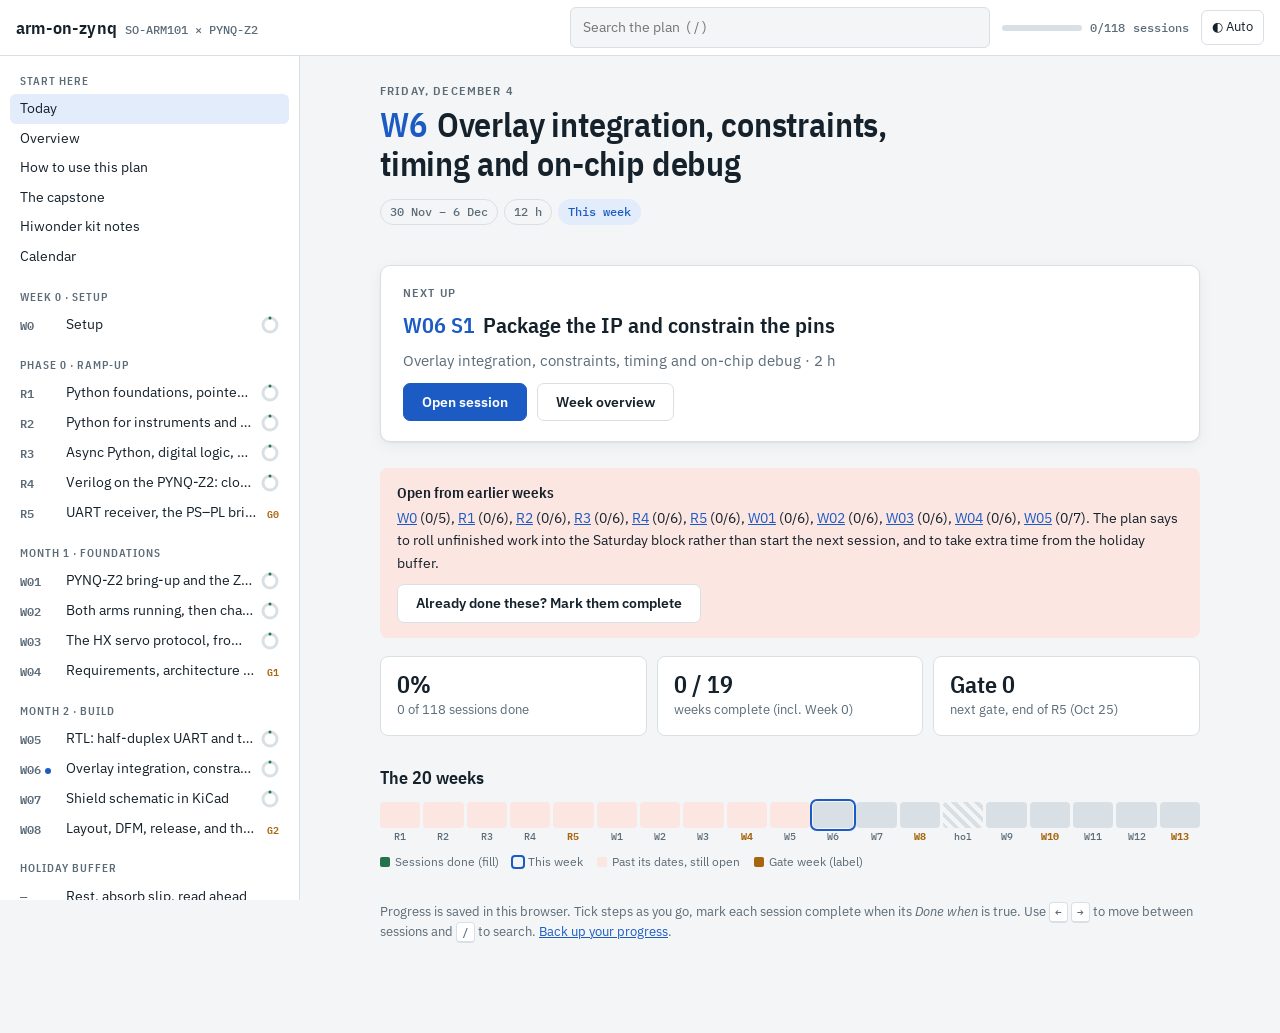
<file: app/index.html>
<!doctype html>
<html lang="en">
<head>
<meta charset="utf-8">
<meta name="viewport" content="width=device-width, initial-scale=1, viewport-fit=cover">
</head>
<body>
<title>arm-on-zynq Study Plan</title>
<link rel="preconnect" href="https://fonts.googleapis.com">
<link rel="stylesheet" href="https://fonts.googleapis.com/css2?family=IBM+Plex+Mono:wght@400;500;600&family=IBM+Plex+Sans+Condensed:wght@500;600&family=IBM+Plex+Sans:ital,wght@0,400;0,500;0,600;1,400&display=swap">
<style>
/* Layout: a bench notebook. Fixed left rail of weeks (the schedule), one session per page on the right,
   with a sticky step bar so you always know where you are in the week. */
:root {
  --bg: #f3f5f6;
  --panel: #ffffff;
  --ink: #15212b;
  --muted: #5b6b78;
  --line: #d9e0e5;
  --accent: #1c5bc4;      /* signal blue: links, current position */
  --accent-soft: #e3ecfb;
  --gate: #a8650f;        /* amber: gates and reviews */
  --gate-soft: #fbefdc;
  --ok: #25734a;          /* done */
  --ok-soft: #e0f1e7;
  --warn: #b3361f;        /* behind schedule, hazards */
  --warn-soft: #fbe6e2;
  --code-bg: #eef2f5;
  --shadow: 0 1px 2px rgba(21, 33, 43, .06), 0 4px 16px rgba(21, 33, 43, .05);
  --f-display: "IBM Plex Sans Condensed", "Arial Narrow", "Roboto Condensed", system-ui, sans-serif;
  --f-body: "IBM Plex Sans", system-ui, -apple-system, "Segoe UI", Roboto, sans-serif;
  --f-mono: "IBM Plex Mono", ui-monospace, "SFMono-Regular", Consolas, "Liberation Mono", monospace;
  --rail-w: 300px;
  --top-h: 56px;
}
@media (prefers-color-scheme: dark) {
  :root:not([data-theme="light"]) {
    --bg: #0f151b; --panel: #161e26; --ink: #dde5eb; --muted: #93a3b0; --line: #26323d;
    --accent: #79a6ff; --accent-soft: #1b2a44; --gate: #e3a650; --gate-soft: #33260f;
    --ok: #5cc48c; --ok-soft: #14301f; --warn: #ff8a73; --warn-soft: #3a1a14; --code-bg: #1c2631;
    --shadow: 0 1px 2px rgba(0, 0, 0, .3); color-scheme: dark;
  }
}
:root[data-theme="dark"] {
  --bg: #0f151b; --panel: #161e26; --ink: #dde5eb; --muted: #93a3b0; --line: #26323d;
  --accent: #79a6ff; --accent-soft: #1b2a44; --gate: #e3a650; --gate-soft: #33260f;
  --ok: #5cc48c; --ok-soft: #14301f; --warn: #ff8a73; --warn-soft: #3a1a14; --code-bg: #1c2631;
  --shadow: 0 1px 2px rgba(0, 0, 0, .3); color-scheme: dark;
}

* { box-sizing: border-box; }
[hidden] { display: none !important; }
html, body { height: 100%; }
body {
  margin: 0; background: var(--bg); color: var(--ink);
  font: 15px/1.6 var(--f-body);
  -webkit-font-smoothing: antialiased;
}
a { color: var(--accent); }
button { font: inherit; color: inherit; }
:focus-visible { outline: 2px solid var(--accent); outline-offset: 2px; }

/* ---------- top bar ---------- */
.top {
  position: sticky; top: env(safe-area-inset-top, 0px); z-index: 20;
  height: var(--top-h); display: flex; align-items: center; gap: 12px;
  padding-inline: 16px; background: var(--panel); border-bottom: 1px solid var(--line);
}
.brand { display: flex; align-items: baseline; gap: 8px; text-decoration: none; color: var(--ink); white-space: nowrap; }
.brand b { font: 600 18px/1 var(--f-display); letter-spacing: .01em; }
.brand span { font: 500 12px/1 var(--f-mono); color: var(--muted); }
.menu-btn { display: none; background: none; border: 1px solid var(--line); border-radius: 6px; padding: 6px 9px; cursor: pointer; }
.search { position: relative; flex: 1; max-width: 420px; margin-left: auto; }
.search input {
  width: 100%; padding: 8px 12px; border: 1px solid var(--line); border-radius: 6px;
  background: var(--bg); color: var(--ink); font: inherit; font-size: 14px;
}
.results {
  position: absolute; top: calc(100% + 6px); left: 0; right: 0; max-height: 60vh; overflow: auto;
  background: var(--panel); border: 1px solid var(--line); border-radius: 8px; box-shadow: var(--shadow);
}
.results a { display: block; padding: 9px 12px; text-decoration: none; color: var(--ink); border-bottom: 1px solid var(--line); }
.results a:last-child { border-bottom: 0; }
.results a:hover, .results a.sel { background: var(--accent-soft); }
.results small { display: block; color: var(--muted); font-size: 12.5px; line-height: 1.45; }
.results .where { font: 500 11.5px/1 var(--f-mono); color: var(--accent); }
.results mark { background: var(--gate-soft); color: inherit; }
.icon-btn { background: none; border: 1px solid var(--line); border-radius: 6px; padding: 6px 10px; cursor: pointer; font-size: 13px; white-space: nowrap; }
.icon-btn:hover { border-color: var(--accent); }
.overall { display: flex; align-items: center; gap: 8px; font: 500 12px/1 var(--f-mono); color: var(--muted); white-space: nowrap; }
.meter { width: 80px; height: 6px; border-radius: 3px; background: var(--line); overflow: hidden; }
.meter i { display: block; height: 100%; background: var(--ok); }

/* ---------- shell ---------- */
.shell { display: grid; grid-template-columns: var(--rail-w) minmax(0, 1fr); min-height: calc(100% - var(--top-h)); }
.rail {
  position: sticky; top: calc(var(--top-h) + env(safe-area-inset-top, 0px)); align-self: start;
  height: calc(100vh - var(--top-h)); overflow-y: auto; padding: 14px 10px 40px;
  border-right: 1px solid var(--line); background: var(--panel);
}
.rail h4 {
  margin: 18px 10px 6px; font: 600 11px/1.3 var(--f-display); letter-spacing: .09em; text-transform: uppercase; color: var(--muted);
}
.rail h4 a { color: inherit; text-decoration: none; }
.rail h4 a:hover { color: var(--accent); }
.rail h4:first-child { margin-top: 4px; }
.nav-item {
  display: grid; grid-template-columns: 38px minmax(0, 1fr) auto; align-items: center; gap: 8px;
  padding: 6px 10px; border-radius: 6px; text-decoration: none; color: var(--ink); font-size: 13.5px; line-height: 1.3;
}
.nav-item:hover { background: var(--bg); }
.nav-item.active { background: var(--accent-soft); }
.nav-item .code { font: 600 12px/1 var(--f-mono); color: var(--muted); }
.nav-item.active .code { color: var(--accent); }
.nav-item .t { overflow: hidden; text-overflow: ellipsis; white-space: nowrap; }
.nav-item.now .code::after { content: ""; display: inline-block; width: 6px; height: 6px; margin-left: 4px; border-radius: 50%; background: var(--accent); vertical-align: middle; }
.ring { width: 18px; height: 18px; }
.ring circle { fill: none; stroke-width: 3; }
.ring .bg { stroke: var(--line); }
.ring .fg { stroke: var(--ok); stroke-linecap: round; transform: rotate(-90deg); transform-origin: center; }
.ring.full .fg { stroke: var(--ok); }
.nav-item .gate-dot { font: 600 10px/1 var(--f-mono); color: var(--gate); }
.nav-plain { grid-template-columns: minmax(0, 1fr); }

.main { min-width: 0; padding: 28px clamp(16px, 4vw, 48px) 80px; }
.page { max-width: 820px; margin: 0 auto; }

/* ---------- headings & meta ---------- */
.crumbs { display: flex; flex-wrap: wrap; gap: 6px; font: 500 12px/1.4 var(--f-mono); color: var(--muted); margin-bottom: 10px; }
.crumbs a { color: var(--muted); text-decoration: none; }
.crumbs a:hover { color: var(--accent); }
.page-title { font: 600 clamp(26px, 3.4vw, 34px)/1.15 var(--f-display); margin: 0 0 10px; text-wrap: balance; letter-spacing: -.005em; }
.page-title .code { color: var(--accent); margin-right: 10px; }
.chips { display: flex; flex-wrap: wrap; gap: 6px; margin: 0 0 18px; }
.chip { display: inline-flex; align-items: center; gap: 5px; padding: 3px 9px; border-radius: 999px; font: 500 12px/1.5 var(--f-mono); background: var(--bg); border: 1px solid var(--line); color: var(--muted); }
.chip.gate { background: var(--gate-soft); border-color: transparent; color: var(--gate); }
.chip.ok { background: var(--ok-soft); border-color: transparent; color: var(--ok); }
.chip.now { background: var(--accent-soft); border-color: transparent; color: var(--accent); }
.chip.warn { background: var(--warn-soft); border-color: transparent; color: var(--warn); }

/* step bar: the sessions of the current week */
.stepbar {
  position: sticky; top: calc(var(--top-h) + env(safe-area-inset-top, 0px)); z-index: 5;
  display: flex; gap: 4px; overflow-x: auto; margin: 0 -4px 22px; padding: 8px 4px; background: var(--bg);
}
.stepbar a {
  flex: 0 0 auto; display: flex; align-items: center; gap: 6px; padding: 6px 11px; border-radius: 6px;
  border: 1px solid var(--line); background: var(--panel); text-decoration: none; color: var(--ink);
  font: 500 12.5px/1.2 var(--f-mono);
}
.stepbar a.done { border-color: transparent; background: var(--ok-soft); color: var(--ok); }
.stepbar a.done::before { content: "✓"; }
.stepbar a.active { border-color: var(--accent); background: var(--accent-soft); color: var(--accent); }
.stepbar a small { font-family: var(--f-body); color: var(--muted); }

/* ---------- prose (rendered plan) ---------- */
.prose { font-size: 15.5px; }
.prose > * { max-width: 70ch; }
.prose h2, .prose h3, .prose h4, .prose h5 { font-family: var(--f-display); font-weight: 600; line-height: 1.25; text-wrap: balance; margin: 1.8em 0 .5em; }
.prose h2 { font-size: 23px; }
.prose h3 { font-size: 19px; }
.prose h4 { font-size: 16.5px; }
.prose p, .prose ul, .prose ol { margin: 0 0 .9em; }
.prose li { margin: .25em 0; }
.prose li > ul, .prose li > ol { margin: .3em 0; }
.prose strong { font-weight: 600; }
.prose code { font: .88em var(--f-mono); background: var(--code-bg); padding: .1em .35em; border-radius: 4px; overflow-wrap: anywhere; }
.prose pre {
  position: relative; max-width: 100%; overflow-x: auto; background: var(--code-bg); border-radius: 8px;
  padding: 14px 16px; font: 13px/1.55 var(--f-mono); margin: 0 0 1em;
}
.prose pre code { background: none; padding: 0; font-size: inherit; overflow-wrap: normal; }
.copy { position: absolute; top: 6px; right: 6px; font: 500 11px/1 var(--f-mono); padding: 5px 8px; border: 1px solid var(--line); border-radius: 5px; background: var(--panel); cursor: pointer; opacity: .75; }
.copy:hover { opacity: 1; }
.prose blockquote { margin: 0 0 1em; padding: 12px 16px; border-radius: 8px; background: var(--gate-soft); color: var(--ink); }
.prose blockquote p:last-child { margin: 0; }
.prose hr { border: 0; border-top: 1px solid var(--line); margin: 2em 0; }
.table-wrap { max-width: 100% !important; overflow-x: auto; margin: 0 0 1.2em; border: 1px solid var(--line); border-radius: 8px; background: var(--panel); }
.prose table { border-collapse: collapse; width: 100%; font-size: 13.5px; line-height: 1.45; font-variant-numeric: tabular-nums; }
.prose th, .prose td { padding: 8px 11px; text-align: left; vertical-align: top; border-bottom: 1px solid var(--line); }
.prose th { font: 600 12px/1.3 var(--f-display); letter-spacing: .04em; text-transform: uppercase; color: var(--muted); background: var(--bg); }
.prose tr:last-child td { border-bottom: 0; }

/* checkable steps */
.prose ol.steps { list-style: none; padding-left: 0; counter-reset: step; }
.prose ol.steps > li {
  position: relative; counter-increment: step; padding: 10px 12px 10px 74px; margin: 0 0 6px;
  border-radius: 8px; border: 1px solid transparent; transition: background .15s;
}
.prose ol.steps > li:hover { background: var(--panel); border-color: var(--line); }
.prose ol.steps > li::before {
  content: counter(step); position: absolute; left: 42px; top: 11px; font: 600 13px/1.6 var(--f-mono); color: var(--muted);
}
.prose ol.steps > li > input.step-box { position: absolute; left: 12px; top: 13px; }
.prose ol.steps > li.checked { color: var(--muted); }
.prose ol.steps > li.checked::before { color: var(--ok); }
.prose ol.steps > li > p:last-child { margin-bottom: 0; }
input[type="checkbox"] { width: 18px; height: 18px; accent-color: var(--ok); cursor: pointer; margin: 0; }
.prose li.task { list-style: none; margin-left: -1.3em; display: flex; gap: 10px; align-items: flex-start; }
.prose li.task input { margin-top: 3px; flex: 0 0 auto; }
.prose li.task.checked { color: var(--muted); text-decoration: line-through; text-decoration-color: var(--line); }

.done-when { display: flex; gap: 12px; align-items: flex-start; padding: 14px 16px; border-radius: 8px; background: var(--accent-soft); margin: 1.4em 0 1em; }
.done-when .lbl { font: 600 11px/1.6 var(--f-display); letter-spacing: .09em; text-transform: uppercase; color: var(--accent); white-space: nowrap; padding-top: 1px; }
.done-when p { margin: 0; }
.where { display: grid; grid-template-columns: auto 1fr; gap: 6px 12px; align-items: center; padding: 10px 14px; border: 1px solid var(--line); border-radius: 8px; margin: 0 0 1.2em; }
.where .lbl { font: 600 11px/1.6 var(--f-display); letter-spacing: .09em; text-transform: uppercase; color: var(--muted); }
.where .chips { display: flex; flex-wrap: wrap; gap: 6px; }
.where .place { font: 600 12px/1.2 var(--f-display); padding: 4px 9px; border-radius: 999px; background: var(--code-bg); color: var(--ink); }
.where .place.wb { background: var(--accent-soft); color: var(--accent); }
.where .place.hw { background: var(--gate-soft); color: var(--gate); }
.where p { grid-column: 1 / -1; margin: 0; font-size: 14px; color: var(--muted); }

/* session footer: complete + prev/next */
.finish { margin-top: 28px; padding-top: 18px; border-top: 1px solid var(--line); display: grid; gap: 16px; }
.btn {
  display: inline-flex; align-items: center; justify-content: center; gap: 8px; padding: 10px 18px;
  border-radius: 7px; border: 1px solid var(--line); background: var(--panel); cursor: pointer;
  font: 600 14px/1.2 var(--f-body); text-decoration: none; color: var(--ink);
}
.btn:hover { border-color: var(--accent); }
.btn.primary { background: var(--accent); border-color: var(--accent); color: var(--panel); }
.btn.primary:hover { filter: brightness(1.08); }
.btn.complete { background: var(--ok-soft); border-color: transparent; color: var(--ok); }
.pager { display: grid; grid-template-columns: 1fr 1fr; gap: 10px; }
.pager a { display: block; padding: 12px 14px; border: 1px solid var(--line); border-radius: 8px; text-decoration: none; color: var(--ink); background: var(--panel); min-width: 0; }
.pager a:hover { border-color: var(--accent); }
.pager a.next { text-align: right; grid-column: 2; }
.pager small { display: block; font: 500 11.5px/1.4 var(--f-mono); color: var(--muted); }
.pager span { display: block; overflow: hidden; text-overflow: ellipsis; white-space: nowrap; font-size: 14px; }
.hint { font-size: 12.5px; color: var(--muted); }
kbd { font: 500 11px/1 var(--f-mono); padding: 2px 5px; border: 1px solid var(--line); border-bottom-width: 2px; border-radius: 4px; background: var(--panel); }

.notes { display: grid; gap: 6px; }
.notes label { font: 600 11px/1.3 var(--f-display); letter-spacing: .09em; text-transform: uppercase; color: var(--muted); }
.notes textarea { width: 100%; min-height: 90px; resize: vertical; padding: 10px 12px; border: 1px solid var(--line); border-radius: 8px; background: var(--panel); color: var(--ink); font: 13.5px/1.5 var(--f-mono); }

/* ---------- today / week overview ---------- */
.hero-now { display: grid; gap: 6px; margin-bottom: 22px; }
.eyebrow { font: 600 11.5px/1.3 var(--f-display); letter-spacing: .1em; text-transform: uppercase; color: var(--muted); }
.next-card {
  display: grid; gap: 10px; padding: 20px 22px; border-radius: 10px; background: var(--panel);
  border: 1px solid var(--line); box-shadow: var(--shadow); margin-bottom: 26px;
}
.next-card h2 { margin: 0; font: 600 22px/1.25 var(--f-display); text-wrap: balance; }
.next-card h2 .code { color: var(--accent); margin-right: 8px; }
.next-card p { margin: 0; color: var(--muted); }
.next-card .row { display: flex; flex-wrap: wrap; gap: 10px; align-items: center; }

.stats { display: grid; grid-template-columns: repeat(3, minmax(0, 1fr)); gap: 10px; margin-bottom: 26px; }
.stat { padding: 14px 16px; border-radius: 8px; background: var(--panel); border: 1px solid var(--line); }
.stat b { display: block; font: 600 24px/1.1 var(--f-display); font-variant-numeric: tabular-nums; }
.stat span { font-size: 12.5px; color: var(--muted); }

.timeline { margin-bottom: 30px; }
.tl-track { display: grid; grid-template-columns: repeat(var(--n), minmax(0, 1fr)); gap: 3px; }
.tl-cell { display: grid; gap: 4px; text-decoration: none; color: var(--muted); min-width: 0; }
.tl-cell i { display: block; height: 26px; border-radius: 4px; background: var(--line); position: relative; overflow: hidden; }
.tl-cell i b { position: absolute; inset: auto 0 0 0; background: var(--ok); }
.tl-cell.now i { outline: 2px solid var(--accent); outline-offset: 1px; }
.tl-cell.behind i { background: var(--warn-soft); }
.tl-cell.hol i { background: repeating-linear-gradient(45deg, var(--line) 0 4px, transparent 4px 8px); }
.tl-cell span { font: 500 10px/1 var(--f-mono); text-align: center; overflow: hidden; white-space: nowrap; }
.tl-cell.gate span { color: var(--gate); font-weight: 700; }
.tl-legend { display: flex; flex-wrap: wrap; gap: 14px; margin-top: 10px; font-size: 12px; color: var(--muted); }
.tl-legend i { display: inline-block; width: 10px; height: 10px; border-radius: 2px; margin-right: 5px; vertical-align: -1px; }

.section-h { font: 600 18px/1.3 var(--f-display); margin: 30px 0 12px; }
.session-list { display: grid; gap: 8px; margin-bottom: 26px; }
.session-row {
  display: grid; grid-template-columns: 22px 46px minmax(0, 1fr) auto; gap: 10px; align-items: center;
  padding: 12px 14px; border-radius: 8px; border: 1px solid var(--line); background: var(--panel); text-decoration: none; color: var(--ink);
}
.session-row:hover { border-color: var(--accent); }
.session-row .code { font: 600 13px/1 var(--f-mono); color: var(--accent); }
.session-row .h { font: 500 12px/1 var(--f-mono); color: var(--muted); white-space: nowrap; }
.session-row.done { background: var(--ok-soft); border-color: transparent; }
.session-row.done .code { color: var(--ok); }
.tick { width: 20px; height: 20px; border-radius: 50%; border: 2px solid var(--line); display: grid; place-items: center; font-size: 11px; color: var(--panel); }
.session-row.done .tick { background: var(--ok); border-color: var(--ok); }

.week-grid { display: grid; grid-template-columns: repeat(auto-fill, minmax(230px, 1fr)); gap: 10px; margin-bottom: 26px; }
.week-card { display: grid; gap: 6px; padding: 14px 16px; border-radius: 8px; border: 1px solid var(--line); background: var(--panel); text-decoration: none; color: var(--ink); align-content: start; }
.week-card:hover { border-color: var(--accent); }
.week-card .top-row { display: flex; justify-content: space-between; align-items: center; gap: 8px; font: 600 13px/1 var(--f-mono); color: var(--accent); }
.week-card .t { font-weight: 500; line-height: 1.35; }
.week-card .d { font-size: 12px; color: var(--muted); }
.bar { height: 4px; border-radius: 2px; background: var(--line); overflow: hidden; }
.bar i { display: block; height: 100%; background: var(--ok); }

.callout { padding: 14px 16px; border-radius: 8px; border: 1px solid var(--line); background: var(--panel); margin-bottom: 18px; }
.callout.warn { background: var(--warn-soft); border-color: transparent; }
.callout h3 { margin: 0 0 4px; font: 600 15px/1.3 var(--f-display); }
.callout p { margin: 0; font-size: 14px; }

.tools { display: grid; gap: 10px; }
.tools textarea { width: 100%; min-height: 120px; padding: 10px; border: 1px solid var(--line); border-radius: 8px; background: var(--panel); color: var(--ink); font: 12px/1.4 var(--f-mono); }
.tools .row { display: flex; flex-wrap: wrap; gap: 8px; }
.toast { position: fixed; left: 50%; bottom: calc(24px + env(safe-area-inset-bottom, 0px)); transform: translateX(-50%); background: var(--ink); color: var(--bg); padding: 9px 16px; border-radius: 8px; font-size: 13.5px; z-index: 50; box-shadow: var(--shadow); }

/* ---------- responsive ---------- */
@media (max-width: 900px) {
  .menu-btn { display: inline-block; }
  .shell { grid-template-columns: minmax(0, 1fr); }
  .rail {
    position: fixed; z-index: 30; left: 0; top: calc(var(--top-h) + env(safe-area-inset-top, 0px)); bottom: 0; height: auto;
    width: min(var(--rail-w), 86vw); transform: translateX(-102%); transition: transform .2s; box-shadow: var(--shadow);
  }
  body.rail-open .rail { transform: none; }
  .overall .meter, .overall .lbl { display: none; }
}
@media (max-width: 560px) {
  .brand span { display: none; }
  .stats { grid-template-columns: minmax(0, 1fr); }
  .prose ol.steps > li { padding-left: 64px; }
  .prose ol.steps > li::before { left: 38px; }
  .tl-cell span { font-size: 8px; }
  .session-row { grid-template-columns: 22px 38px minmax(0, 1fr); }
  .session-row .h { display: none; }
  .theme-btn .lbl { display: none; }
}
@media (prefers-reduced-motion: reduce) { * { transition: none !important; } }

</style>
<header class="top">
  <button class="menu-btn" id="menu" type="button" aria-label="Show weeks">☰</button>
  <a class="brand" href="#today"><b>arm-on-zynq</b><span>SO-ARM101 × PYNQ-Z2</span></a>
  <div class="search">
    <input id="q" type="search" placeholder="Search the plan  ( / )" aria-label="Search the plan" autocomplete="off">
    <div class="results" id="results" hidden></div>
  </div>
  <div class="overall" id="overall"></div>
  <button class="icon-btn theme-btn" id="theme" type="button" aria-label="Switch theme">◐ <span class="lbl">Auto</span></button>
</header>
<div class="shell">
  <nav class="rail" id="rail" aria-label="Weeks"></nav>
  <main class="main" id="main"></main>
</div>
<script>
/**
 * marked v12.0.2 - a markdown parser
 * Copyright (c) 2011-2024, Christopher Jeffrey. (MIT Licensed)
 * https://github.com/markedjs/marked
 */
!function(e,t){"object"==typeof exports&&"undefined"!=typeof module?t(exports):"function"==typeof define&&define.amd?define(["exports"],t):t((e="undefined"!=typeof globalThis?globalThis:e||self).marked={})}(this,(function(e){"use strict";function t(){return{async:!1,breaks:!1,extensions:null,gfm:!0,hooks:null,pedantic:!1,renderer:null,silent:!1,tokenizer:null,walkTokens:null}}function n(t){e.defaults=t}e.defaults={async:!1,breaks:!1,extensions:null,gfm:!0,hooks:null,pedantic:!1,renderer:null,silent:!1,tokenizer:null,walkTokens:null};const s=/[&<>"']/,r=new RegExp(s.source,"g"),i=/[<>"']|&(?!(#\d{1,7}|#[Xx][a-fA-F0-9]{1,6}|\w+);)/,l=new RegExp(i.source,"g"),o={"&":"&amp;","<":"&lt;",">":"&gt;",'"':"&quot;","'":"&#39;"},a=e=>o[e];function c(e,t){if(t){if(s.test(e))return e.replace(r,a)}else if(i.test(e))return e.replace(l,a);return e}const h=/&(#(?:\d+)|(?:#x[0-9A-Fa-f]+)|(?:\w+));?/gi;function p(e){return e.replace(h,((e,t)=>"colon"===(t=t.toLowerCase())?":":"#"===t.charAt(0)?"x"===t.charAt(1)?String.fromCharCode(parseInt(t.substring(2),16)):String.fromCharCode(+t.substring(1)):""))}const u=/(^|[^\[])\^/g;function k(e,t){let n="string"==typeof e?e:e.source;t=t||"";const s={replace:(e,t)=>{let r="string"==typeof t?t:t.source;return r=r.replace(u,"$1"),n=n.replace(e,r),s},getRegex:()=>new RegExp(n,t)};return s}function g(e){try{e=encodeURI(e).replace(/%25/g,"%")}catch(e){return null}return e}const f={exec:()=>null};function d(e,t){const n=e.replace(/\|/g,((e,t,n)=>{let s=!1,r=t;for(;--r>=0&&"\\"===n[r];)s=!s;return s?"|":" |"})).split(/ \|/);let s=0;if(n[0].trim()||n.shift(),n.length>0&&!n[n.length-1].trim()&&n.pop(),t)if(n.length>t)n.splice(t);else for(;n.length<t;)n.push("");for(;s<n.length;s++)n[s]=n[s].trim().replace(/\\\|/g,"|");return n}function x(e,t,n){const s=e.length;if(0===s)return"";let r=0;for(;r<s;){const i=e.charAt(s-r-1);if(i!==t||n){if(i===t||!n)break;r++}else r++}return e.slice(0,s-r)}function b(e,t,n,s){const r=t.href,i=t.title?c(t.title):null,l=e[1].replace(/\\([\[\]])/g,"$1");if("!"!==e[0].charAt(0)){s.state.inLink=!0;const e={type:"link",raw:n,href:r,title:i,text:l,tokens:s.inlineTokens(l)};return s.state.inLink=!1,e}return{type:"image",raw:n,href:r,title:i,text:c(l)}}class w{options;rules;lexer;constructor(t){this.options=t||e.defaults}space(e){const t=this.rules.block.newline.exec(e);if(t&&t[0].length>0)return{type:"space",raw:t[0]}}code(e){const t=this.rules.block.code.exec(e);if(t){const e=t[0].replace(/^ {1,4}/gm,"");return{type:"code",raw:t[0],codeBlockStyle:"indented",text:this.options.pedantic?e:x(e,"\n")}}}fences(e){const t=this.rules.block.fences.exec(e);if(t){const e=t[0],n=function(e,t){const n=e.match(/^(\s+)(?:```)/);if(null===n)return t;const s=n[1];return t.split("\n").map((e=>{const t=e.match(/^\s+/);if(null===t)return e;const[n]=t;return n.length>=s.length?e.slice(s.length):e})).join("\n")}(e,t[3]||"");return{type:"code",raw:e,lang:t[2]?t[2].trim().replace(this.rules.inline.anyPunctuation,"$1"):t[2],text:n}}}heading(e){const t=this.rules.block.heading.exec(e);if(t){let e=t[2].trim();if(/#$/.test(e)){const t=x(e,"#");this.options.pedantic?e=t.trim():t&&!/ $/.test(t)||(e=t.trim())}return{type:"heading",raw:t[0],depth:t[1].length,text:e,tokens:this.lexer.inline(e)}}}hr(e){const t=this.rules.block.hr.exec(e);if(t)return{type:"hr",raw:t[0]}}blockquote(e){const t=this.rules.block.blockquote.exec(e);if(t){let e=t[0].replace(/\n {0,3}((?:=+|-+) *)(?=\n|$)/g,"\n    $1");e=x(e.replace(/^ *>[ \t]?/gm,""),"\n");const n=this.lexer.state.top;this.lexer.state.top=!0;const s=this.lexer.blockTokens(e);return this.lexer.state.top=n,{type:"blockquote",raw:t[0],tokens:s,text:e}}}list(e){let t=this.rules.block.list.exec(e);if(t){let n=t[1].trim();const s=n.length>1,r={type:"list",raw:"",ordered:s,start:s?+n.slice(0,-1):"",loose:!1,items:[]};n=s?`\\d{1,9}\\${n.slice(-1)}`:`\\${n}`,this.options.pedantic&&(n=s?n:"[*+-]");const i=new RegExp(`^( {0,3}${n})((?:[\t ][^\\n]*)?(?:\\n|$))`);let l="",o="",a=!1;for(;e;){let n=!1;if(!(t=i.exec(e)))break;if(this.rules.block.hr.test(e))break;l=t[0],e=e.substring(l.length);let s=t[2].split("\n",1)[0].replace(/^\t+/,(e=>" ".repeat(3*e.length))),c=e.split("\n",1)[0],h=0;this.options.pedantic?(h=2,o=s.trimStart()):(h=t[2].search(/[^ ]/),h=h>4?1:h,o=s.slice(h),h+=t[1].length);let p=!1;if(!s&&/^ *$/.test(c)&&(l+=c+"\n",e=e.substring(c.length+1),n=!0),!n){const t=new RegExp(`^ {0,${Math.min(3,h-1)}}(?:[*+-]|\\d{1,9}[.)])((?:[ \t][^\\n]*)?(?:\\n|$))`),n=new RegExp(`^ {0,${Math.min(3,h-1)}}((?:- *){3,}|(?:_ *){3,}|(?:\\* *){3,})(?:\\n+|$)`),r=new RegExp(`^ {0,${Math.min(3,h-1)}}(?:\`\`\`|~~~)`),i=new RegExp(`^ {0,${Math.min(3,h-1)}}#`);for(;e;){const a=e.split("\n",1)[0];if(c=a,this.options.pedantic&&(c=c.replace(/^ {1,4}(?=( {4})*[^ ])/g,"  ")),r.test(c))break;if(i.test(c))break;if(t.test(c))break;if(n.test(e))break;if(c.search(/[^ ]/)>=h||!c.trim())o+="\n"+c.slice(h);else{if(p)break;if(s.search(/[^ ]/)>=4)break;if(r.test(s))break;if(i.test(s))break;if(n.test(s))break;o+="\n"+c}p||c.trim()||(p=!0),l+=a+"\n",e=e.substring(a.length+1),s=c.slice(h)}}r.loose||(a?r.loose=!0:/\n *\n *$/.test(l)&&(a=!0));let u,k=null;this.options.gfm&&(k=/^\[[ xX]\] /.exec(o),k&&(u="[ ] "!==k[0],o=o.replace(/^\[[ xX]\] +/,""))),r.items.push({type:"list_item",raw:l,task:!!k,checked:u,loose:!1,text:o,tokens:[]}),r.raw+=l}r.items[r.items.length-1].raw=l.trimEnd(),r.items[r.items.length-1].text=o.trimEnd(),r.raw=r.raw.trimEnd();for(let e=0;e<r.items.length;e++)if(this.lexer.state.top=!1,r.items[e].tokens=this.lexer.blockTokens(r.items[e].text,[]),!r.loose){const t=r.items[e].tokens.filter((e=>"space"===e.type)),n=t.length>0&&t.some((e=>/\n.*\n/.test(e.raw)));r.loose=n}if(r.loose)for(let e=0;e<r.items.length;e++)r.items[e].loose=!0;return r}}html(e){const t=this.rules.block.html.exec(e);if(t){return{type:"html",block:!0,raw:t[0],pre:"pre"===t[1]||"script"===t[1]||"style"===t[1],text:t[0]}}}def(e){const t=this.rules.block.def.exec(e);if(t){const e=t[1].toLowerCase().replace(/\s+/g," "),n=t[2]?t[2].replace(/^<(.*)>$/,"$1").replace(this.rules.inline.anyPunctuation,"$1"):"",s=t[3]?t[3].substring(1,t[3].length-1).replace(this.rules.inline.anyPunctuation,"$1"):t[3];return{type:"def",tag:e,raw:t[0],href:n,title:s}}}table(e){const t=this.rules.block.table.exec(e);if(!t)return;if(!/[:|]/.test(t[2]))return;const n=d(t[1]),s=t[2].replace(/^\||\| *$/g,"").split("|"),r=t[3]&&t[3].trim()?t[3].replace(/\n[ \t]*$/,"").split("\n"):[],i={type:"table",raw:t[0],header:[],align:[],rows:[]};if(n.length===s.length){for(const e of s)/^ *-+: *$/.test(e)?i.align.push("right"):/^ *:-+: *$/.test(e)?i.align.push("center"):/^ *:-+ *$/.test(e)?i.align.push("left"):i.align.push(null);for(const e of n)i.header.push({text:e,tokens:this.lexer.inline(e)});for(const e of r)i.rows.push(d(e,i.header.length).map((e=>({text:e,tokens:this.lexer.inline(e)}))));return i}}lheading(e){const t=this.rules.block.lheading.exec(e);if(t)return{type:"heading",raw:t[0],depth:"="===t[2].charAt(0)?1:2,text:t[1],tokens:this.lexer.inline(t[1])}}paragraph(e){const t=this.rules.block.paragraph.exec(e);if(t){const e="\n"===t[1].charAt(t[1].length-1)?t[1].slice(0,-1):t[1];return{type:"paragraph",raw:t[0],text:e,tokens:this.lexer.inline(e)}}}text(e){const t=this.rules.block.text.exec(e);if(t)return{type:"text",raw:t[0],text:t[0],tokens:this.lexer.inline(t[0])}}escape(e){const t=this.rules.inline.escape.exec(e);if(t)return{type:"escape",raw:t[0],text:c(t[1])}}tag(e){const t=this.rules.inline.tag.exec(e);if(t)return!this.lexer.state.inLink&&/^<a /i.test(t[0])?this.lexer.state.inLink=!0:this.lexer.state.inLink&&/^<\/a>/i.test(t[0])&&(this.lexer.state.inLink=!1),!this.lexer.state.inRawBlock&&/^<(pre|code|kbd|script)(\s|>)/i.test(t[0])?this.lexer.state.inRawBlock=!0:this.lexer.state.inRawBlock&&/^<\/(pre|code|kbd|script)(\s|>)/i.test(t[0])&&(this.lexer.state.inRawBlock=!1),{type:"html",raw:t[0],inLink:this.lexer.state.inLink,inRawBlock:this.lexer.state.inRawBlock,block:!1,text:t[0]}}link(e){const t=this.rules.inline.link.exec(e);if(t){const e=t[2].trim();if(!this.options.pedantic&&/^</.test(e)){if(!/>$/.test(e))return;const t=x(e.slice(0,-1),"\\");if((e.length-t.length)%2==0)return}else{const e=function(e,t){if(-1===e.indexOf(t[1]))return-1;let n=0;for(let s=0;s<e.length;s++)if("\\"===e[s])s++;else if(e[s]===t[0])n++;else if(e[s]===t[1]&&(n--,n<0))return s;return-1}(t[2],"()");if(e>-1){const n=(0===t[0].indexOf("!")?5:4)+t[1].length+e;t[2]=t[2].substring(0,e),t[0]=t[0].substring(0,n).trim(),t[3]=""}}let n=t[2],s="";if(this.options.pedantic){const e=/^([^'"]*[^\s])\s+(['"])(.*)\2/.exec(n);e&&(n=e[1],s=e[3])}else s=t[3]?t[3].slice(1,-1):"";return n=n.trim(),/^</.test(n)&&(n=this.options.pedantic&&!/>$/.test(e)?n.slice(1):n.slice(1,-1)),b(t,{href:n?n.replace(this.rules.inline.anyPunctuation,"$1"):n,title:s?s.replace(this.rules.inline.anyPunctuation,"$1"):s},t[0],this.lexer)}}reflink(e,t){let n;if((n=this.rules.inline.reflink.exec(e))||(n=this.rules.inline.nolink.exec(e))){const e=t[(n[2]||n[1]).replace(/\s+/g," ").toLowerCase()];if(!e){const e=n[0].charAt(0);return{type:"text",raw:e,text:e}}return b(n,e,n[0],this.lexer)}}emStrong(e,t,n=""){let s=this.rules.inline.emStrongLDelim.exec(e);if(!s)return;if(s[3]&&n.match(/[\p{L}\p{N}]/u))return;if(!(s[1]||s[2]||"")||!n||this.rules.inline.punctuation.exec(n)){const n=[...s[0]].length-1;let r,i,l=n,o=0;const a="*"===s[0][0]?this.rules.inline.emStrongRDelimAst:this.rules.inline.emStrongRDelimUnd;for(a.lastIndex=0,t=t.slice(-1*e.length+n);null!=(s=a.exec(t));){if(r=s[1]||s[2]||s[3]||s[4]||s[5]||s[6],!r)continue;if(i=[...r].length,s[3]||s[4]){l+=i;continue}if((s[5]||s[6])&&n%3&&!((n+i)%3)){o+=i;continue}if(l-=i,l>0)continue;i=Math.min(i,i+l+o);const t=[...s[0]][0].length,a=e.slice(0,n+s.index+t+i);if(Math.min(n,i)%2){const e=a.slice(1,-1);return{type:"em",raw:a,text:e,tokens:this.lexer.inlineTokens(e)}}const c=a.slice(2,-2);return{type:"strong",raw:a,text:c,tokens:this.lexer.inlineTokens(c)}}}}codespan(e){const t=this.rules.inline.code.exec(e);if(t){let e=t[2].replace(/\n/g," ");const n=/[^ ]/.test(e),s=/^ /.test(e)&&/ $/.test(e);return n&&s&&(e=e.substring(1,e.length-1)),e=c(e,!0),{type:"codespan",raw:t[0],text:e}}}br(e){const t=this.rules.inline.br.exec(e);if(t)return{type:"br",raw:t[0]}}del(e){const t=this.rules.inline.del.exec(e);if(t)return{type:"del",raw:t[0],text:t[2],tokens:this.lexer.inlineTokens(t[2])}}autolink(e){const t=this.rules.inline.autolink.exec(e);if(t){let e,n;return"@"===t[2]?(e=c(t[1]),n="mailto:"+e):(e=c(t[1]),n=e),{type:"link",raw:t[0],text:e,href:n,tokens:[{type:"text",raw:e,text:e}]}}}url(e){let t;if(t=this.rules.inline.url.exec(e)){let e,n;if("@"===t[2])e=c(t[0]),n="mailto:"+e;else{let s;do{s=t[0],t[0]=this.rules.inline._backpedal.exec(t[0])?.[0]??""}while(s!==t[0]);e=c(t[0]),n="www."===t[1]?"http://"+t[0]:t[0]}return{type:"link",raw:t[0],text:e,href:n,tokens:[{type:"text",raw:e,text:e}]}}}inlineText(e){const t=this.rules.inline.text.exec(e);if(t){let e;return e=this.lexer.state.inRawBlock?t[0]:c(t[0]),{type:"text",raw:t[0],text:e}}}}const m=/^ {0,3}((?:-[\t ]*){3,}|(?:_[ \t]*){3,}|(?:\*[ \t]*){3,})(?:\n+|$)/,y=/(?:[*+-]|\d{1,9}[.)])/,$=k(/^(?!bull |blockCode|fences|blockquote|heading|html)((?:.|\n(?!\s*?\n|bull |blockCode|fences|blockquote|heading|html))+?)\n {0,3}(=+|-+) *(?:\n+|$)/).replace(/bull/g,y).replace(/blockCode/g,/ {4}/).replace(/fences/g,/ {0,3}(?:`{3,}|~{3,})/).replace(/blockquote/g,/ {0,3}>/).replace(/heading/g,/ {0,3}#{1,6}/).replace(/html/g,/ {0,3}<[^\n>]+>\n/).getRegex(),z=/^([^\n]+(?:\n(?!hr|heading|lheading|blockquote|fences|list|html|table| +\n)[^\n]+)*)/,T=/(?!\s*\])(?:\\.|[^\[\]\\])+/,R=k(/^ {0,3}\[(label)\]: *(?:\n *)?([^<\s][^\s]*|<.*?>)(?:(?: +(?:\n *)?| *\n *)(title))? *(?:\n+|$)/).replace("label",T).replace("title",/(?:"(?:\\"?|[^"\\])*"|'[^'\n]*(?:\n[^'\n]+)*\n?'|\([^()]*\))/).getRegex(),_=k(/^( {0,3}bull)([ \t][^\n]+?)?(?:\n|$)/).replace(/bull/g,y).getRegex(),A="address|article|aside|base|basefont|blockquote|body|caption|center|col|colgroup|dd|details|dialog|dir|div|dl|dt|fieldset|figcaption|figure|footer|form|frame|frameset|h[1-6]|head|header|hr|html|iframe|legend|li|link|main|menu|menuitem|meta|nav|noframes|ol|optgroup|option|p|param|search|section|summary|table|tbody|td|tfoot|th|thead|title|tr|track|ul",S=/<\!--(?:-?>|[\s\S]*?(?:-->|$))/,I=k("^ {0,3}(?:<(script|pre|style|textarea)[\\s>][\\s\\S]*?(?:</\\1>[^\\n]*\\n+|$)|comment[^\\n]*(\\n+|$)|<\\?[\\s\\S]*?(?:\\?>\\n*|$)|<![A-Z][\\s\\S]*?(?:>\\n*|$)|<!\\[CDATA\\[[\\s\\S]*?(?:\\]\\]>\\n*|$)|</?(tag)(?: +|\\n|/?>)[\\s\\S]*?(?:(?:\\n *)+\\n|$)|<(?!script|pre|style|textarea)([a-z][\\w-]*)(?:attribute)*? */?>(?=[ \\t]*(?:\\n|$))[\\s\\S]*?(?:(?:\\n *)+\\n|$)|</(?!script|pre|style|textarea)[a-z][\\w-]*\\s*>(?=[ \\t]*(?:\\n|$))[\\s\\S]*?(?:(?:\\n *)+\\n|$))","i").replace("comment",S).replace("tag",A).replace("attribute",/ +[a-zA-Z:_][\w.:-]*(?: *= *"[^"\n]*"| *= *'[^'\n]*'| *= *[^\s"'=<>`]+)?/).getRegex(),E=k(z).replace("hr",m).replace("heading"," {0,3}#{1,6}(?:\\s|$)").replace("|lheading","").replace("|table","").replace("blockquote"," {0,3}>").replace("fences"," {0,3}(?:`{3,}(?=[^`\\n]*\\n)|~{3,})[^\\n]*\\n").replace("list"," {0,3}(?:[*+-]|1[.)]) ").replace("html","</?(?:tag)(?: +|\\n|/?>)|<(?:script|pre|style|textarea|!--)").replace("tag",A).getRegex(),q={blockquote:k(/^( {0,3}> ?(paragraph|[^\n]*)(?:\n|$))+/).replace("paragraph",E).getRegex(),code:/^( {4}[^\n]+(?:\n(?: *(?:\n|$))*)?)+/,def:R,fences:/^ {0,3}(`{3,}(?=[^`\n]*(?:\n|$))|~{3,})([^\n]*)(?:\n|$)(?:|([\s\S]*?)(?:\n|$))(?: {0,3}\1[~`]* *(?=\n|$)|$)/,heading:/^ {0,3}(#{1,6})(?=\s|$)(.*)(?:\n+|$)/,hr:m,html:I,lheading:$,list:_,newline:/^(?: *(?:\n|$))+/,paragraph:E,table:f,text:/^[^\n]+/},Z=k("^ *([^\\n ].*)\\n {0,3}((?:\\| *)?:?-+:? *(?:\\| *:?-+:? *)*(?:\\| *)?)(?:\\n((?:(?! *\\n|hr|heading|blockquote|code|fences|list|html).*(?:\\n|$))*)\\n*|$)").replace("hr",m).replace("heading"," {0,3}#{1,6}(?:\\s|$)").replace("blockquote"," {0,3}>").replace("code"," {4}[^\\n]").replace("fences"," {0,3}(?:`{3,}(?=[^`\\n]*\\n)|~{3,})[^\\n]*\\n").replace("list"," {0,3}(?:[*+-]|1[.)]) ").replace("html","</?(?:tag)(?: +|\\n|/?>)|<(?:script|pre|style|textarea|!--)").replace("tag",A).getRegex(),L={...q,table:Z,paragraph:k(z).replace("hr",m).replace("heading"," {0,3}#{1,6}(?:\\s|$)").replace("|lheading","").replace("table",Z).replace("blockquote"," {0,3}>").replace("fences"," {0,3}(?:`{3,}(?=[^`\\n]*\\n)|~{3,})[^\\n]*\\n").replace("list"," {0,3}(?:[*+-]|1[.)]) ").replace("html","</?(?:tag)(?: +|\\n|/?>)|<(?:script|pre|style|textarea|!--)").replace("tag",A).getRegex()},P={...q,html:k("^ *(?:comment *(?:\\n|\\s*$)|<(tag)[\\s\\S]+?</\\1> *(?:\\n{2,}|\\s*$)|<tag(?:\"[^\"]*\"|'[^']*'|\\s[^'\"/>\\s]*)*?/?> *(?:\\n{2,}|\\s*$))").replace("comment",S).replace(/tag/g,"(?!(?:a|em|strong|small|s|cite|q|dfn|abbr|data|time|code|var|samp|kbd|sub|sup|i|b|u|mark|ruby|rt|rp|bdi|bdo|span|br|wbr|ins|del|img)\\b)\\w+(?!:|[^\\w\\s@]*@)\\b").getRegex(),def:/^ *\[([^\]]+)\]: *<?([^\s>]+)>?(?: +(["(][^\n]+[")]))? *(?:\n+|$)/,heading:/^(#{1,6})(.*)(?:\n+|$)/,fences:f,lheading:/^(.+?)\n {0,3}(=+|-+) *(?:\n+|$)/,paragraph:k(z).replace("hr",m).replace("heading"," *#{1,6} *[^\n]").replace("lheading",$).replace("|table","").replace("blockquote"," {0,3}>").replace("|fences","").replace("|list","").replace("|html","").replace("|tag","").getRegex()},Q=/^\\([!"#$%&'()*+,\-./:;<=>?@\[\]\\^_`{|}~])/,v=/^( {2,}|\\)\n(?!\s*$)/,B="\\p{P}\\p{S}",C=k(/^((?![*_])[\spunctuation])/,"u").replace(/punctuation/g,B).getRegex(),M=k(/^(?:\*+(?:((?!\*)[punct])|[^\s*]))|^_+(?:((?!_)[punct])|([^\s_]))/,"u").replace(/punct/g,B).getRegex(),O=k("^[^_*]*?__[^_*]*?\\*[^_*]*?(?=__)|[^*]+(?=[^*])|(?!\\*)[punct](\\*+)(?=[\\s]|$)|[^punct\\s](\\*+)(?!\\*)(?=[punct\\s]|$)|(?!\\*)[punct\\s](\\*+)(?=[^punct\\s])|[\\s](\\*+)(?!\\*)(?=[punct])|(?!\\*)[punct](\\*+)(?!\\*)(?=[punct])|[^punct\\s](\\*+)(?=[^punct\\s])","gu").replace(/punct/g,B).getRegex(),D=k("^[^_*]*?\\*\\*[^_*]*?_[^_*]*?(?=\\*\\*)|[^_]+(?=[^_])|(?!_)[punct](_+)(?=[\\s]|$)|[^punct\\s](_+)(?!_)(?=[punct\\s]|$)|(?!_)[punct\\s](_+)(?=[^punct\\s])|[\\s](_+)(?!_)(?=[punct])|(?!_)[punct](_+)(?!_)(?=[punct])","gu").replace(/punct/g,B).getRegex(),j=k(/\\([punct])/,"gu").replace(/punct/g,B).getRegex(),H=k(/^<(scheme:[^\s\x00-\x1f<>]*|email)>/).replace("scheme",/[a-zA-Z][a-zA-Z0-9+.-]{1,31}/).replace("email",/[a-zA-Z0-9.!#$%&'*+/=?^_`{|}~-]+(@)[a-zA-Z0-9](?:[a-zA-Z0-9-]{0,61}[a-zA-Z0-9])?(?:\.[a-zA-Z0-9](?:[a-zA-Z0-9-]{0,61}[a-zA-Z0-9])?)+(?![-_])/).getRegex(),U=k(S).replace("(?:--\x3e|$)","--\x3e").getRegex(),X=k("^comment|^</[a-zA-Z][\\w:-]*\\s*>|^<[a-zA-Z][\\w-]*(?:attribute)*?\\s*/?>|^<\\?[\\s\\S]*?\\?>|^<![a-zA-Z]+\\s[\\s\\S]*?>|^<!\\[CDATA\\[[\\s\\S]*?\\]\\]>").replace("comment",U).replace("attribute",/\s+[a-zA-Z:_][\w.:-]*(?:\s*=\s*"[^"]*"|\s*=\s*'[^']*'|\s*=\s*[^\s"'=<>`]+)?/).getRegex(),F=/(?:\[(?:\\.|[^\[\]\\])*\]|\\.|`[^`]*`|[^\[\]\\`])*?/,N=k(/^!?\[(label)\]\(\s*(href)(?:\s+(title))?\s*\)/).replace("label",F).replace("href",/<(?:\\.|[^\n<>\\])+>|[^\s\x00-\x1f]*/).replace("title",/"(?:\\"?|[^"\\])*"|'(?:\\'?|[^'\\])*'|\((?:\\\)?|[^)\\])*\)/).getRegex(),G=k(/^!?\[(label)\]\[(ref)\]/).replace("label",F).replace("ref",T).getRegex(),J=k(/^!?\[(ref)\](?:\[\])?/).replace("ref",T).getRegex(),K={_backpedal:f,anyPunctuation:j,autolink:H,blockSkip:/\[[^[\]]*?\]\([^\(\)]*?\)|`[^`]*?`|<[^<>]*?>/g,br:v,code:/^(`+)([^`]|[^`][\s\S]*?[^`])\1(?!`)/,del:f,emStrongLDelim:M,emStrongRDelimAst:O,emStrongRDelimUnd:D,escape:Q,link:N,nolink:J,punctuation:C,reflink:G,reflinkSearch:k("reflink|nolink(?!\\()","g").replace("reflink",G).replace("nolink",J).getRegex(),tag:X,text:/^(`+|[^`])(?:(?= {2,}\n)|[\s\S]*?(?:(?=[\\<!\[`*_]|\b_|$)|[^ ](?= {2,}\n)))/,url:f},V={...K,link:k(/^!?\[(label)\]\((.*?)\)/).replace("label",F).getRegex(),reflink:k(/^!?\[(label)\]\s*\[([^\]]*)\]/).replace("label",F).getRegex()},W={...K,escape:k(Q).replace("])","~|])").getRegex(),url:k(/^((?:ftp|https?):\/\/|www\.)(?:[a-zA-Z0-9\-]+\.?)+[^\s<]*|^email/,"i").replace("email",/[A-Za-z0-9._+-]+(@)[a-zA-Z0-9-_]+(?:\.[a-zA-Z0-9-_]*[a-zA-Z0-9])+(?![-_])/).getRegex(),_backpedal:/(?:[^?!.,:;*_'"~()&]+|\([^)]*\)|&(?![a-zA-Z0-9]+;$)|[?!.,:;*_'"~)]+(?!$))+/,del:/^(~~?)(?=[^\s~])([\s\S]*?[^\s~])\1(?=[^~]|$)/,text:/^([`~]+|[^`~])(?:(?= {2,}\n)|(?=[a-zA-Z0-9.!#$%&'*+\/=?_`{\|}~-]+@)|[\s\S]*?(?:(?=[\\<!\[`*~_]|\b_|https?:\/\/|ftp:\/\/|www\.|$)|[^ ](?= {2,}\n)|[^a-zA-Z0-9.!#$%&'*+\/=?_`{\|}~-](?=[a-zA-Z0-9.!#$%&'*+\/=?_`{\|}~-]+@)))/},Y={...W,br:k(v).replace("{2,}","*").getRegex(),text:k(W.text).replace("\\b_","\\b_| {2,}\\n").replace(/\{2,\}/g,"*").getRegex()},ee={normal:q,gfm:L,pedantic:P},te={normal:K,gfm:W,breaks:Y,pedantic:V};class ne{tokens;options;state;tokenizer;inlineQueue;constructor(t){this.tokens=[],this.tokens.links=Object.create(null),this.options=t||e.defaults,this.options.tokenizer=this.options.tokenizer||new w,this.tokenizer=this.options.tokenizer,this.tokenizer.options=this.options,this.tokenizer.lexer=this,this.inlineQueue=[],this.state={inLink:!1,inRawBlock:!1,top:!0};const n={block:ee.normal,inline:te.normal};this.options.pedantic?(n.block=ee.pedantic,n.inline=te.pedantic):this.options.gfm&&(n.block=ee.gfm,this.options.breaks?n.inline=te.breaks:n.inline=te.gfm),this.tokenizer.rules=n}static get rules(){return{block:ee,inline:te}}static lex(e,t){return new ne(t).lex(e)}static lexInline(e,t){return new ne(t).inlineTokens(e)}lex(e){e=e.replace(/\r\n|\r/g,"\n"),this.blockTokens(e,this.tokens);for(let e=0;e<this.inlineQueue.length;e++){const t=this.inlineQueue[e];this.inlineTokens(t.src,t.tokens)}return this.inlineQueue=[],this.tokens}blockTokens(e,t=[]){let n,s,r,i;for(e=this.options.pedantic?e.replace(/\t/g,"    ").replace(/^ +$/gm,""):e.replace(/^( *)(\t+)/gm,((e,t,n)=>t+"    ".repeat(n.length)));e;)if(!(this.options.extensions&&this.options.extensions.block&&this.options.extensions.block.some((s=>!!(n=s.call({lexer:this},e,t))&&(e=e.substring(n.raw.length),t.push(n),!0)))))if(n=this.tokenizer.space(e))e=e.substring(n.raw.length),1===n.raw.length&&t.length>0?t[t.length-1].raw+="\n":t.push(n);else if(n=this.tokenizer.code(e))e=e.substring(n.raw.length),s=t[t.length-1],!s||"paragraph"!==s.type&&"text"!==s.type?t.push(n):(s.raw+="\n"+n.raw,s.text+="\n"+n.text,this.inlineQueue[this.inlineQueue.length-1].src=s.text);else if(n=this.tokenizer.fences(e))e=e.substring(n.raw.length),t.push(n);else if(n=this.tokenizer.heading(e))e=e.substring(n.raw.length),t.push(n);else if(n=this.tokenizer.hr(e))e=e.substring(n.raw.length),t.push(n);else if(n=this.tokenizer.blockquote(e))e=e.substring(n.raw.length),t.push(n);else if(n=this.tokenizer.list(e))e=e.substring(n.raw.length),t.push(n);else if(n=this.tokenizer.html(e))e=e.substring(n.raw.length),t.push(n);else if(n=this.tokenizer.def(e))e=e.substring(n.raw.length),s=t[t.length-1],!s||"paragraph"!==s.type&&"text"!==s.type?this.tokens.links[n.tag]||(this.tokens.links[n.tag]={href:n.href,title:n.title}):(s.raw+="\n"+n.raw,s.text+="\n"+n.raw,this.inlineQueue[this.inlineQueue.length-1].src=s.text);else if(n=this.tokenizer.table(e))e=e.substring(n.raw.length),t.push(n);else if(n=this.tokenizer.lheading(e))e=e.substring(n.raw.length),t.push(n);else{if(r=e,this.options.extensions&&this.options.extensions.startBlock){let t=1/0;const n=e.slice(1);let s;this.options.extensions.startBlock.forEach((e=>{s=e.call({lexer:this},n),"number"==typeof s&&s>=0&&(t=Math.min(t,s))})),t<1/0&&t>=0&&(r=e.substring(0,t+1))}if(this.state.top&&(n=this.tokenizer.paragraph(r)))s=t[t.length-1],i&&"paragraph"===s.type?(s.raw+="\n"+n.raw,s.text+="\n"+n.text,this.inlineQueue.pop(),this.inlineQueue[this.inlineQueue.length-1].src=s.text):t.push(n),i=r.length!==e.length,e=e.substring(n.raw.length);else if(n=this.tokenizer.text(e))e=e.substring(n.raw.length),s=t[t.length-1],s&&"text"===s.type?(s.raw+="\n"+n.raw,s.text+="\n"+n.text,this.inlineQueue.pop(),this.inlineQueue[this.inlineQueue.length-1].src=s.text):t.push(n);else if(e){const t="Infinite loop on byte: "+e.charCodeAt(0);if(this.options.silent){console.error(t);break}throw new Error(t)}}return this.state.top=!0,t}inline(e,t=[]){return this.inlineQueue.push({src:e,tokens:t}),t}inlineTokens(e,t=[]){let n,s,r,i,l,o,a=e;if(this.tokens.links){const e=Object.keys(this.tokens.links);if(e.length>0)for(;null!=(i=this.tokenizer.rules.inline.reflinkSearch.exec(a));)e.includes(i[0].slice(i[0].lastIndexOf("[")+1,-1))&&(a=a.slice(0,i.index)+"["+"a".repeat(i[0].length-2)+"]"+a.slice(this.tokenizer.rules.inline.reflinkSearch.lastIndex))}for(;null!=(i=this.tokenizer.rules.inline.blockSkip.exec(a));)a=a.slice(0,i.index)+"["+"a".repeat(i[0].length-2)+"]"+a.slice(this.tokenizer.rules.inline.blockSkip.lastIndex);for(;null!=(i=this.tokenizer.rules.inline.anyPunctuation.exec(a));)a=a.slice(0,i.index)+"++"+a.slice(this.tokenizer.rules.inline.anyPunctuation.lastIndex);for(;e;)if(l||(o=""),l=!1,!(this.options.extensions&&this.options.extensions.inline&&this.options.extensions.inline.some((s=>!!(n=s.call({lexer:this},e,t))&&(e=e.substring(n.raw.length),t.push(n),!0)))))if(n=this.tokenizer.escape(e))e=e.substring(n.raw.length),t.push(n);else if(n=this.tokenizer.tag(e))e=e.substring(n.raw.length),s=t[t.length-1],s&&"text"===n.type&&"text"===s.type?(s.raw+=n.raw,s.text+=n.text):t.push(n);else if(n=this.tokenizer.link(e))e=e.substring(n.raw.length),t.push(n);else if(n=this.tokenizer.reflink(e,this.tokens.links))e=e.substring(n.raw.length),s=t[t.length-1],s&&"text"===n.type&&"text"===s.type?(s.raw+=n.raw,s.text+=n.text):t.push(n);else if(n=this.tokenizer.emStrong(e,a,o))e=e.substring(n.raw.length),t.push(n);else if(n=this.tokenizer.codespan(e))e=e.substring(n.raw.length),t.push(n);else if(n=this.tokenizer.br(e))e=e.substring(n.raw.length),t.push(n);else if(n=this.tokenizer.del(e))e=e.substring(n.raw.length),t.push(n);else if(n=this.tokenizer.autolink(e))e=e.substring(n.raw.length),t.push(n);else if(this.state.inLink||!(n=this.tokenizer.url(e))){if(r=e,this.options.extensions&&this.options.extensions.startInline){let t=1/0;const n=e.slice(1);let s;this.options.extensions.startInline.forEach((e=>{s=e.call({lexer:this},n),"number"==typeof s&&s>=0&&(t=Math.min(t,s))})),t<1/0&&t>=0&&(r=e.substring(0,t+1))}if(n=this.tokenizer.inlineText(r))e=e.substring(n.raw.length),"_"!==n.raw.slice(-1)&&(o=n.raw.slice(-1)),l=!0,s=t[t.length-1],s&&"text"===s.type?(s.raw+=n.raw,s.text+=n.text):t.push(n);else if(e){const t="Infinite loop on byte: "+e.charCodeAt(0);if(this.options.silent){console.error(t);break}throw new Error(t)}}else e=e.substring(n.raw.length),t.push(n);return t}}class se{options;constructor(t){this.options=t||e.defaults}code(e,t,n){const s=(t||"").match(/^\S*/)?.[0];return e=e.replace(/\n$/,"")+"\n",s?'<pre><code class="language-'+c(s)+'">'+(n?e:c(e,!0))+"</code></pre>\n":"<pre><code>"+(n?e:c(e,!0))+"</code></pre>\n"}blockquote(e){return`<blockquote>\n${e}</blockquote>\n`}html(e,t){return e}heading(e,t,n){return`<h${t}>${e}</h${t}>\n`}hr(){return"<hr>\n"}list(e,t,n){const s=t?"ol":"ul";return"<"+s+(t&&1!==n?' start="'+n+'"':"")+">\n"+e+"</"+s+">\n"}listitem(e,t,n){return`<li>${e}</li>\n`}checkbox(e){return"<input "+(e?'checked="" ':"")+'disabled="" type="checkbox">'}paragraph(e){return`<p>${e}</p>\n`}table(e,t){return t&&(t=`<tbody>${t}</tbody>`),"<table>\n<thead>\n"+e+"</thead>\n"+t+"</table>\n"}tablerow(e){return`<tr>\n${e}</tr>\n`}tablecell(e,t){const n=t.header?"th":"td";return(t.align?`<${n} align="${t.align}">`:`<${n}>`)+e+`</${n}>\n`}strong(e){return`<strong>${e}</strong>`}em(e){return`<em>${e}</em>`}codespan(e){return`<code>${e}</code>`}br(){return"<br>"}del(e){return`<del>${e}</del>`}link(e,t,n){const s=g(e);if(null===s)return n;let r='<a href="'+(e=s)+'"';return t&&(r+=' title="'+t+'"'),r+=">"+n+"</a>",r}image(e,t,n){const s=g(e);if(null===s)return n;let r=`<img src="${e=s}" alt="${n}"`;return t&&(r+=` title="${t}"`),r+=">",r}text(e){return e}}class re{strong(e){return e}em(e){return e}codespan(e){return e}del(e){return e}html(e){return e}text(e){return e}link(e,t,n){return""+n}image(e,t,n){return""+n}br(){return""}}class ie{options;renderer;textRenderer;constructor(t){this.options=t||e.defaults,this.options.renderer=this.options.renderer||new se,this.renderer=this.options.renderer,this.renderer.options=this.options,this.textRenderer=new re}static parse(e,t){return new ie(t).parse(e)}static parseInline(e,t){return new ie(t).parseInline(e)}parse(e,t=!0){let n="";for(let s=0;s<e.length;s++){const r=e[s];if(this.options.extensions&&this.options.extensions.renderers&&this.options.extensions.renderers[r.type]){const e=r,t=this.options.extensions.renderers[e.type].call({parser:this},e);if(!1!==t||!["space","hr","heading","code","table","blockquote","list","html","paragraph","text"].includes(e.type)){n+=t||"";continue}}switch(r.type){case"space":continue;case"hr":n+=this.renderer.hr();continue;case"heading":{const e=r;n+=this.renderer.heading(this.parseInline(e.tokens),e.depth,p(this.parseInline(e.tokens,this.textRenderer)));continue}case"code":{const e=r;n+=this.renderer.code(e.text,e.lang,!!e.escaped);continue}case"table":{const e=r;let t="",s="";for(let t=0;t<e.header.length;t++)s+=this.renderer.tablecell(this.parseInline(e.header[t].tokens),{header:!0,align:e.align[t]});t+=this.renderer.tablerow(s);let i="";for(let t=0;t<e.rows.length;t++){const n=e.rows[t];s="";for(let t=0;t<n.length;t++)s+=this.renderer.tablecell(this.parseInline(n[t].tokens),{header:!1,align:e.align[t]});i+=this.renderer.tablerow(s)}n+=this.renderer.table(t,i);continue}case"blockquote":{const e=r,t=this.parse(e.tokens);n+=this.renderer.blockquote(t);continue}case"list":{const e=r,t=e.ordered,s=e.start,i=e.loose;let l="";for(let t=0;t<e.items.length;t++){const n=e.items[t],s=n.checked,r=n.task;let o="";if(n.task){const e=this.renderer.checkbox(!!s);i?n.tokens.length>0&&"paragraph"===n.tokens[0].type?(n.tokens[0].text=e+" "+n.tokens[0].text,n.tokens[0].tokens&&n.tokens[0].tokens.length>0&&"text"===n.tokens[0].tokens[0].type&&(n.tokens[0].tokens[0].text=e+" "+n.tokens[0].tokens[0].text)):n.tokens.unshift({type:"text",text:e+" "}):o+=e+" "}o+=this.parse(n.tokens,i),l+=this.renderer.listitem(o,r,!!s)}n+=this.renderer.list(l,t,s);continue}case"html":{const e=r;n+=this.renderer.html(e.text,e.block);continue}case"paragraph":{const e=r;n+=this.renderer.paragraph(this.parseInline(e.tokens));continue}case"text":{let i=r,l=i.tokens?this.parseInline(i.tokens):i.text;for(;s+1<e.length&&"text"===e[s+1].type;)i=e[++s],l+="\n"+(i.tokens?this.parseInline(i.tokens):i.text);n+=t?this.renderer.paragraph(l):l;continue}default:{const e='Token with "'+r.type+'" type was not found.';if(this.options.silent)return console.error(e),"";throw new Error(e)}}}return n}parseInline(e,t){t=t||this.renderer;let n="";for(let s=0;s<e.length;s++){const r=e[s];if(this.options.extensions&&this.options.extensions.renderers&&this.options.extensions.renderers[r.type]){const e=this.options.extensions.renderers[r.type].call({parser:this},r);if(!1!==e||!["escape","html","link","image","strong","em","codespan","br","del","text"].includes(r.type)){n+=e||"";continue}}switch(r.type){case"escape":{const e=r;n+=t.text(e.text);break}case"html":{const e=r;n+=t.html(e.text);break}case"link":{const e=r;n+=t.link(e.href,e.title,this.parseInline(e.tokens,t));break}case"image":{const e=r;n+=t.image(e.href,e.title,e.text);break}case"strong":{const e=r;n+=t.strong(this.parseInline(e.tokens,t));break}case"em":{const e=r;n+=t.em(this.parseInline(e.tokens,t));break}case"codespan":{const e=r;n+=t.codespan(e.text);break}case"br":n+=t.br();break;case"del":{const e=r;n+=t.del(this.parseInline(e.tokens,t));break}case"text":{const e=r;n+=t.text(e.text);break}default:{const e='Token with "'+r.type+'" type was not found.';if(this.options.silent)return console.error(e),"";throw new Error(e)}}}return n}}class le{options;constructor(t){this.options=t||e.defaults}static passThroughHooks=new Set(["preprocess","postprocess","processAllTokens"]);preprocess(e){return e}postprocess(e){return e}processAllTokens(e){return e}}class oe{defaults={async:!1,breaks:!1,extensions:null,gfm:!0,hooks:null,pedantic:!1,renderer:null,silent:!1,tokenizer:null,walkTokens:null};options=this.setOptions;parse=this.#e(ne.lex,ie.parse);parseInline=this.#e(ne.lexInline,ie.parseInline);Parser=ie;Renderer=se;TextRenderer=re;Lexer=ne;Tokenizer=w;Hooks=le;constructor(...e){this.use(...e)}walkTokens(e,t){let n=[];for(const s of e)switch(n=n.concat(t.call(this,s)),s.type){case"table":{const e=s;for(const s of e.header)n=n.concat(this.walkTokens(s.tokens,t));for(const s of e.rows)for(const e of s)n=n.concat(this.walkTokens(e.tokens,t));break}case"list":{const e=s;n=n.concat(this.walkTokens(e.items,t));break}default:{const e=s;this.defaults.extensions?.childTokens?.[e.type]?this.defaults.extensions.childTokens[e.type].forEach((s=>{const r=e[s].flat(1/0);n=n.concat(this.walkTokens(r,t))})):e.tokens&&(n=n.concat(this.walkTokens(e.tokens,t)))}}return n}use(...e){const t=this.defaults.extensions||{renderers:{},childTokens:{}};return e.forEach((e=>{const n={...e};if(n.async=this.defaults.async||n.async||!1,e.extensions&&(e.extensions.forEach((e=>{if(!e.name)throw new Error("extension name required");if("renderer"in e){const n=t.renderers[e.name];t.renderers[e.name]=n?function(...t){let s=e.renderer.apply(this,t);return!1===s&&(s=n.apply(this,t)),s}:e.renderer}if("tokenizer"in e){if(!e.level||"block"!==e.level&&"inline"!==e.level)throw new Error("extension level must be 'block' or 'inline'");const n=t[e.level];n?n.unshift(e.tokenizer):t[e.level]=[e.tokenizer],e.start&&("block"===e.level?t.startBlock?t.startBlock.push(e.start):t.startBlock=[e.start]:"inline"===e.level&&(t.startInline?t.startInline.push(e.start):t.startInline=[e.start]))}"childTokens"in e&&e.childTokens&&(t.childTokens[e.name]=e.childTokens)})),n.extensions=t),e.renderer){const t=this.defaults.renderer||new se(this.defaults);for(const n in e.renderer){if(!(n in t))throw new Error(`renderer '${n}' does not exist`);if("options"===n)continue;const s=n,r=e.renderer[s],i=t[s];t[s]=(...e)=>{let n=r.apply(t,e);return!1===n&&(n=i.apply(t,e)),n||""}}n.renderer=t}if(e.tokenizer){const t=this.defaults.tokenizer||new w(this.defaults);for(const n in e.tokenizer){if(!(n in t))throw new Error(`tokenizer '${n}' does not exist`);if(["options","rules","lexer"].includes(n))continue;const s=n,r=e.tokenizer[s],i=t[s];t[s]=(...e)=>{let n=r.apply(t,e);return!1===n&&(n=i.apply(t,e)),n}}n.tokenizer=t}if(e.hooks){const t=this.defaults.hooks||new le;for(const n in e.hooks){if(!(n in t))throw new Error(`hook '${n}' does not exist`);if("options"===n)continue;const s=n,r=e.hooks[s],i=t[s];le.passThroughHooks.has(n)?t[s]=e=>{if(this.defaults.async)return Promise.resolve(r.call(t,e)).then((e=>i.call(t,e)));const n=r.call(t,e);return i.call(t,n)}:t[s]=(...e)=>{let n=r.apply(t,e);return!1===n&&(n=i.apply(t,e)),n}}n.hooks=t}if(e.walkTokens){const t=this.defaults.walkTokens,s=e.walkTokens;n.walkTokens=function(e){let n=[];return n.push(s.call(this,e)),t&&(n=n.concat(t.call(this,e))),n}}this.defaults={...this.defaults,...n}})),this}setOptions(e){return this.defaults={...this.defaults,...e},this}lexer(e,t){return ne.lex(e,t??this.defaults)}parser(e,t){return ie.parse(e,t??this.defaults)}#e(e,t){return(n,s)=>{const r={...s},i={...this.defaults,...r};!0===this.defaults.async&&!1===r.async&&(i.silent||console.warn("marked(): The async option was set to true by an extension. The async: false option sent to parse will be ignored."),i.async=!0);const l=this.#t(!!i.silent,!!i.async);if(null==n)return l(new Error("marked(): input parameter is undefined or null"));if("string"!=typeof n)return l(new Error("marked(): input parameter is of type "+Object.prototype.toString.call(n)+", string expected"));if(i.hooks&&(i.hooks.options=i),i.async)return Promise.resolve(i.hooks?i.hooks.preprocess(n):n).then((t=>e(t,i))).then((e=>i.hooks?i.hooks.processAllTokens(e):e)).then((e=>i.walkTokens?Promise.all(this.walkTokens(e,i.walkTokens)).then((()=>e)):e)).then((e=>t(e,i))).then((e=>i.hooks?i.hooks.postprocess(e):e)).catch(l);try{i.hooks&&(n=i.hooks.preprocess(n));let s=e(n,i);i.hooks&&(s=i.hooks.processAllTokens(s)),i.walkTokens&&this.walkTokens(s,i.walkTokens);let r=t(s,i);return i.hooks&&(r=i.hooks.postprocess(r)),r}catch(e){return l(e)}}}#t(e,t){return n=>{if(n.message+="\nPlease report this to https://github.com/markedjs/marked.",e){const e="<p>An error occurred:</p><pre>"+c(n.message+"",!0)+"</pre>";return t?Promise.resolve(e):e}if(t)return Promise.reject(n);throw n}}}const ae=new oe;function ce(e,t){return ae.parse(e,t)}ce.options=ce.setOptions=function(e){return ae.setOptions(e),ce.defaults=ae.defaults,n(ce.defaults),ce},ce.getDefaults=t,ce.defaults=e.defaults,ce.use=function(...e){return ae.use(...e),ce.defaults=ae.defaults,n(ce.defaults),ce},ce.walkTokens=function(e,t){return ae.walkTokens(e,t)},ce.parseInline=ae.parseInline,ce.Parser=ie,ce.parser=ie.parse,ce.Renderer=se,ce.TextRenderer=re,ce.Lexer=ne,ce.lexer=ne.lex,ce.Tokenizer=w,ce.Hooks=le,ce.parse=ce;const he=ce.options,pe=ce.setOptions,ue=ce.use,ke=ce.walkTokens,ge=ce.parseInline,fe=ce,de=ie.parse,xe=ne.lex;e.Hooks=le,e.Lexer=ne,e.Marked=oe,e.Parser=ie,e.Renderer=se,e.TextRenderer=re,e.Tokenizer=w,e.getDefaults=t,e.lexer=xe,e.marked=ce,e.options=he,e.parse=fe,e.parseInline=ge,e.parser=de,e.setOptions=pe,e.use=ue,e.walkTokens=ke}));

</script>
<script>
window.PLAN_MD = "# SO-ARM101 on PYNQ-Z2 — Detailed Working Plan\n\n**20-week plan · 21 Sep 2026 – 7 Feb 2027 · 5-week ramp-up + 13-week project + 2-week holiday buffer · Hiwonder SO-ARM101 kit**\n\nOne capstone, worked end to end the way a senior hardware engineer would own it: requirements, architecture, RTL, a custom PCB, bring-up, characterisation, safety analysis, and a design review you can defend in an interview.\n\n| Budget | Rhythm | Gates | Output |\n|---|---|---|---|\n| ~12 h / week | 4 × 2 h weeknights + 4 h Saturday | R5 · W4 · W8 · W10 · W13 | Full design package |\n\nLive page: https://claude.ai/code/artifact/566fe14c-fa43-47a2-8405-08c87fa4bba5\n\n---\n\n## Contents\n\n- [How to use this document](#how-to-use-this-document)\n- [The capstone](#the-capstone-an-fpga-native-servo-controller-with-hardware-teleoperation)\n- [Hiwonder kit notes: what differs from the community build](#hiwonder-kit-notes-what-differs-from-the-community-build)\n- [Calendar](#calendar)\n- [Week 0 · Setup (runs alongside R1–R2)](#week-0-setup-runs-alongside-r1r2)\n\n**Phase 0 · Ramp-up**\n\n- [R1 · Python foundations, pointed at the project](#r1--python-foundations-pointed-at-the-project-12-h)\n- [R2 · Python for instruments and hardware](#r2--python-for-instruments-and-hardware-12-h)\n- [R3 · Async Python, digital logic, and your first Verilog](#r3--async-python-digital-logic-and-your-first-verilog-12-h)\n- [R4 · Verilog on the PYNQ-Z2: clocks, buttons, and a UART transmitter](#r4--verilog-on-the-pynq-z2-clocks-buttons-and-a-uart-transmitter-12-h)\n- [R5 · UART receiver, the PS–PL bridge, and Gate 0](#r5--uart-receiver-the-pspl-bridge-and-gate-0-12-h) — **Gate 0**\n\n**Month 1 · Foundations**\n\n- [W01 · PYNQ-Z2 bring-up and the Zynq PS/PL split](#w01--pynq-z2-bring-up-and-the-zynq-pspl-split-12-h)\n- [W02 · Both arms running, then characterised](#w02--both-arms-running-then-characterised-before-you-trust-them-12-h)\n- [W03 · The HX servo protocol and your own driver](#w03--the-hx-servo-protocol-from-logic-analyser-to-your-own-driver-12-h)\n- [W04 · Requirements, architecture, first design review](#w04--requirements-architecture-and-your-first-design-review-12-h) — **Gate 1**\n\n**Month 2 · Build**\n\n- [W05 · RTL: half-duplex UART and the packet engine](#w05--rtl-half-duplex-uart-and-the-servo-packet-engine-14-h)\n- [W06 · Overlay integration, timing, on-chip debug](#w06--overlay-integration-constraints-timing-and-on-chip-debug-12-h)\n- [W07 · Shield schematic in KiCad](#w07--shield-schematic-in-kicad-14-h)\n- [W08 · Layout, DFM, release, bring-up plan](#w08--layout-dfm-release-and-the-bring-up-plan-14-h) — **Gate 2**\n- [Holiday buffer](#holiday-buffer--21-december-2026--3-january-2027-2-weeks)\n\n**Month 3 · Prove**\n\n- [W09 · Board bring-up and the rev-B list](#w09--board-bring-up-and-the-rev-b-list-12-h)\n- [W10 · Hardware teleoperation without the PS](#w10--hardware-teleoperation-leader-to-follower-without-the-ps-14-h) — **Gate 3**\n- [W11 · The characterisation bench](#w11--the-characterisation-bench-built-on-your-ate-habits-12-h)\n- [W12 · Safety: FMEA, trips, fault injection](#w12--safety-fmea-hardware-trips-and-fault-injection-12-h)\n- [W13 · Final review, portfolio, interview readiness](#w13--final-design-review-portfolio-and-interview-readiness-12-h) — **Gate 4**\n\n**Reference**\n\n- [Competency matrix](#competency-matrix) · [Kit and tools](#kit-and-tools) · [Reading list](#reading-list-paced-to-the-weeks)\n- [Interview bank](#interview-bank) · [Risks](#risks-and-how-to-slip-gracefully)\n- [Appendix A · Standing procedures](#appendix-a--standing-procedures) — rail check, power-on, scope hygiene, energised work, anomaly handling\n- [Appendix B · The measurement ledger](#appendix-b--the-measurement-ledger) — all 40 measurements, where taken, what consumes them\n- [Appendix C · Weekly cadence template](#appendix-c--weekly-cadence-template)\n\n---\n\n## How to use this document\n\nEvery week — ramp-up weeks R1–R5 and project weeks W1–W13 alike — is broken into five sessions that match the rhythm above: **S1–S4** are the 2-hour weeknight blocks, **S5** is the 4-hour Saturday block. Four weeks (W5, W7, W8, W10) are budgeted at 14 h; those add a sixth short session or extend Saturday, and say so.\n\nEach session gives you:\n\n- **Numbered steps** in the order to do them. A step is sized so that stopping between steps is safe — you never leave the bench with a servo energised mid-procedure.\n- **Exact commands and code** where the command is the point. Where a value depends on your hardware (pin names, measured currents), the step tells you where to get it rather than inventing a number.\n- **Done when** — the observable condition that closes the session. If it is not true, the session is not finished; roll the remainder into S5 rather than starting the next session.\n\nEach week closes with a **measurement table** (what to record and where), a **deliverables checklist**, and a **failure-mode table** of the things that actually go wrong, so you recognise them in ten minutes instead of two hours.\n\n**Three conventions used throughout**\n\n1. **Nothing is \"done\" until it is written down.** Every measurement lands in the repo the same day, in the file named by the week's Ship list. A number in a notebook you will \"write up later\" does not exist.\n2. **Rail check before every power-on.** Both arms run on 12 V, and every servo in the kit is rated 9–12.6 V — so the hazard is not a mixed-up rail but **over-voltage**. A bench supply left at 13.8 V from another job, a 15 V laptop brick, or a 24 V adapter with the same barrel plug will take all twelve servos past their maximum at once. Say it out loud: *twelve volts, and the display agrees.* This check appears as an explicit step in every procedure that energises an arm, and it stays there even when it feels tedious.\n3. **Current limit before voltage.** Every bench supply is set to its limit *first*, with the output off, then the voltage, then the output on. The limits are given per procedure.\n\n**Where you work**\n\nMost of this plan happens in the **workbench**: this page, with a code editor, a terminal and the repo's files beside the plan, served from the Unraid server and open in any browser. Only the Xilinx tools, KiCad and anything plugged in by USB live on the laptop. Every session opens with a **Where** line naming the places it needs:\n\n| Place | What it is | Used for |\n|---|---|---|\n| **Workbench** | The workbench on the Unraid server | Python, Verilog, cocotb, pytest and Verilator lint; every document, spec and decision record; git; SSH and `scp` to the PYNQ-Z2; instruments on the LAN |\n| **Laptop workbench** | The same app running on the laptop, started with `--no-auth` (see `app/workbench/README.md`) | Anything on the laptop's USB ports: BusLinkers, USB-UART adapter, logic analyser, cameras, USB instruments, LeRobot. Also Vivado batch builds, and GTKWave for waveforms |\n| **Vivado**, **Vitis HLS** | The Xilinx GUIs on the laptop | Block designs, IP packaging, Hardware Manager, the ILA, HLS reports |\n| **KiCad** | KiCad on the laptop | Schematic and layout, W7–W9 |\n| **PYNQ Jupyter** | Jupyter on the board, at `http://<board IP>:9090` | Loading overlays and reading registers from Python |\n| **Bench** | Supplies, scope, meter, paper, your hands | Measurements and anything energised |\n| **Windows desktop** | The desktop PC | ServoStudio (W2, W12) and policy training (W4, W13) |\n\n**One repo, two copies.** The server and the laptop each hold a clone of `arm-on-zynq`, kept in step through GitHub. Two habits stop them drifting apart:\n\n1. **Start every session with `git pull`** in the workbench you are about to use.\n2. **End every session with a commit and `git push`**, including `.study/progress.json`, which holds your ticks.\n\nA session that moves between places (write the Tcl in the workbench, build it on the laptop) needs one push and one pull in the middle. A session that touches USB hardware is simplest done entirely in the laptop workbench.\n\n**Using the workbench with this plan.** File paths in a session are links: click one to open it, or to create it if it doesn't exist yet. Shell blocks have a **To terminal** button that pastes the commands into the terminal; nothing runs until you press Enter. Plots, photos and scope screenshots open in the editor pane. The server workbench comes with Python 3.12, Icarus Verilog, Verilator, cocotb, pytest, numpy, matplotlib, pyserial and pyvisa installed, so there is no virtual environment to activate there. On the laptop, start the workbench from inside `.venv` and every terminal it opens inherits it.\n\n**Version drift.** This plan is written against PYNQ v3.1.1, Vivado/Vitis 2026.1, KiCad 8, and the LeRobot and OpenCV APIs current at time of writing. Tool CLIs move — LeRobot in particular has renamed its entry points more than once, and OpenCV moved ArUco pose estimation out of `estimatePoseSingleMarkers`. Where a step names a command, check `--help` once at the start of the week and record the actual invocation in your notes. Treat any mismatch as a finding worth a line in `docs/decisions/`, not an obstacle.\n\n---\n\n## The capstone: an FPGA-native servo controller with hardware teleoperation\n\nThe Hiwonder SO-ARM101 ships driven by BusLinker USB-to-serial boards and a Python loop. The PYNQ-Z2 replaces that path with hardware you design yourself. By week 13 the pair of arms is driven by:\n\n- **A two-bus servo bus-master IP** in the Zynq-7020 programmable logic (PL), one bus for the leader and one for the follower, talking Hiwonder's HX magnetic-encoder bus-servo protocol (half-duplex TTL, 1 Mbps) with an AXI-Lite register interface.\n- **A custom shield PCB** on the Arduino header: two independently switched 12 V rails (leader and follower) behind an active over-voltage cutoff, two bus drivers, current sense on each rail, a hardware e-stop and watchdog-held load switches.\n- **A hardware teleoperation loop** that reads the leader and writes the follower entirely in PL, with an HLS trajectory filter, so the Linux side can be slow and jittery without the arms noticing. End-to-end latency is measured against the USB path.\n- **An automated characterisation bench** built on the same SCPI/VISA instrument stack you already use for RF ATE, with the spare OBSBOT camera as an independent optical measurement of the follower, producing a per-joint datasheet.\n- **An FMEA and fault-injection results** with measured reaction times.\n- **A LeRobot dataset and policy** recorded with the kit's wrist and external cameras, trained on a PC, and run against your overlay as the actuator backend.\n\nWhy this project maps to a senior role: every week produces a document or artifact that a reviewer could pick apart. Senior engineers are judged on requirements ownership, trade-off reasoning, verification depth, bring-up discipline and the ability to run a review, not on whether the arm moves.\n\n**Assumptions**\n\n- Hardware in hand: the **Hiwonder SO-ARM101 kit, assembled** (Standard or Advanced) — a follower arm with six **HX-30HM** servos, a leader arm with six **HX-10HM** servos, BusLinker V3.0 debugging board(s), the 12 V 5 A adapter, the 480p wrist camera and the 1080p external camera. Plus a spare OBSBOT camera and a PYNQ-Z2.\n- If you have the Starter or DIY variant, which ship without cameras, use the OBSBOT as the scene camera and borrow any UVC webcam for the W11 optical instrument.\n- Toolchain: PYNQ v3.1.1 image, which was built on the 2024.1 toolchain, with the current Vivado and Vitis release (2026.1 at time of writing). Custom overlays build cleanly on a newer Vivado than the image; only a rebuild of the base overlay itself needs its IP cores upgraded.\n- You are **new to both Python and Verilog**, and comfortable with SCPI instruments and lab measurement from RF test work. Phase 0 (R1–R5) takes you from zero to the level W1 assumes, and ends with Gate 0 — an honest check before the project clock starts. KiCad may also be new; R5 includes an optional hour on it.\n- **Primary workspace: the workbench on the Unraid server**, reached from any browser, for code, simulation, tests and documents. **A dedicated Linux laptop** (Ubuntu LTS) runs Vivado, Vitis HLS, KiCad and everything plugged in by USB — BusLinkers, cameras, the logic analyser, LeRobot — through the same workbench app running locally. **A Windows desktop with an AMD Radeon RX 9070 XT** serves three narrower roles: ServoStudio, which is Windows-only (W2, W12); policy training in W13, on the Radeon through AMD's ROCm stack; and a fallback host if the laptop fails. For training, the desktop dual-boots Ubuntu, because ROCm's full, officially supported stack for this card is Linux-only.\n- **Vivado Basic (free) tier, 2026.1.** It supports Linux, but its license is node-locked and renewed annually, its simulator is limited (the plan uses Icarus/Verilator with cocotb instead), and its ILA is **instantiation-only: one ILA core, at most five probes**, with no System ILA and no `mark_debug` insertion flow. W6 and W10 are written to fit inside that.\n\n**Senior-level thread:** each week names the competency being exercised. By the end you should be able to tell a concrete story for every row in the competency matrix.\n\n---\n\n## Hiwonder kit notes: what differs from the community build\n\nMost SO-ARM101 material online — including the LeRobot docs and most tutorials — assumes the community build: Feetech STS3215 servos, a 7.4 V leader powered at 5 V, and Waveshare-style adapters. Your kit is a different electrical system, and the plan is written for what you actually have.\n\n| Topic | Community build | Your Hiwonder kit | What it changes in this plan |\n|---|---|---|---|\n| Follower servos | Feetech STS3215, 12 V | Hiwonder **HX-30HM**, magnetic encoder, rated 9–12.6 V, 3 A stall, 100 mA no-load | Power budget uses HX numbers; W2 compares measured against these |\n| Leader servos | Feetech STS3215, 7.4 V at 5 V | Hiwonder **HX-10HM**, magnetic encoder, also high-voltage | **Both arms on 12 V.** No 5 V leader rail, no buck on the shield |\n| Main electrical hazard | 12 V reaching the 7.4 V leader | **Over-voltage** above the 12.6 V maximum, on all twelve servos at once | Shield gains an active over-voltage cutoff; rail check becomes a voltage check |\n| Protocol | Feetech STS/SCS | Hiwonder magnetic-encoder bus-servo protocol, 1 Mbps default, IDs 1–253, Write / SyncWrite / RegWrite | W3 works from **Hiwonder's protocol document**; no Feetech register address is assumed |\n| Position | 0–4095 per turn | 0–4095 = 0–360°, plus multi-turn to about ±7.5 turns; turn count is cleared on power loss | Positions are signed; wrist roll needs care at the 0/4095 seam |\n| Servo-side motion shaping | Speed/acceleration registers | Built-in trapezoidal acceleration and PID, with Accel / Speed parameters | W10 must show the HLS filter earns its place; W11 records profile settings |\n| Built-in protection | Basic | Configurable current limit with hold time, overload, temperature, under- and over-voltage | W12 uses these as a defence-in-depth layer and verifies them |\n| USB adapter | Waveshare, FTDI or CH340 | **BusLinker V3.0**, CH341, with a TTL header for an external controller | W3 baseline is \"BusLinker + CH341 + Python\"; the TTL header is a W6 fallback |\n| Vendor tool | Feetech's debug utility | **ServoStudio** (scan, config, monitor, firmware) — Windows only | W2 uses it on the Windows desktop for ID, config and firmware inventory |\n| Servo connector | JST-style 3-pin | **5264-3P** (the BusLinker also has PH2.0 and 1.25T ports) | W0 calipers it; W7 footprints it |\n| Cameras | Your own | 480p wrist, 1080p external | W4 camera budget covers the 1080p stream |\n\n**Two cautions that follow from this.** First, never take a register address from a Feetech datasheet or an STS3215 forum post and apply it to an HX servo — the instruction names match, which makes it tempting, but the memory table is Hiwonder's to define. Second, find out in W2 how Hiwonder's LeRobot integration talks to these servos (upstream LeRobot motor-bus code, or a Hiwonder-supplied fork or plugin). The answer tells you how close to Feetech the protocol really is, and it is the first fact W3's spec records.\n\n---\n\n## Calendar\n\nWeeks run Monday to Sunday. The fab release at the end of W8 lands right before the holiday buffer, so the boards are made while you are away from the bench.\n\n| Week | Dates | Focus | Gate |\n|---|---|---|---|\n| R1 | 21 – 27 Sep 2026 | Python foundations (W0 ordering and installs alongside) | |\n| R2 | 28 Sep – 4 Oct | Python for instruments and hardware | |\n| R3 | 5 – 11 Oct | Async Python, digital logic, first Verilog | |\n| R4 | 12 – 18 Oct | Verilog on the PYNQ-Z2, UART transmitter | |\n| R5 | 19 – 25 Oct | UART receiver, AXI-Lite, readiness check | **Gate 0** |\n| W1 | 26 Oct – 1 Nov | PYNQ-Z2 bring-up, PS/PL split | |\n| W2 | 2 – 8 Nov | Both arms running and characterised | |\n| W3 | 9 – 15 Nov | HX protocol and your own driver | |\n| W4 | 16 – 22 Nov | Requirements, architecture, first review | **Gate 1** |\n| W5 | 23 – 29 Nov | RTL and verification | |\n| W6 | 30 Nov – 6 Dec | Overlay integration, timing, ILA | |\n| W7 | 7 – 13 Dec | Shield schematic | |\n| W8 | 14 – 20 Dec | Layout, release to fab by Sat 19 Dec | **Gate 2** |\n| — | 21 Dec – 3 Jan 2027 | Holiday buffer; boards in fab | |\n| W9 | 4 – 10 Jan | Board bring-up, rev-B list | |\n| W10 | 11 – 17 Jan | Hardware teleoperation in PL | **Gate 3** |\n| W11 | 18 – 24 Jan | Characterisation bench | |\n| W12 | 25 – 31 Jan | FMEA and fault injection | |\n| W13 | 1 – 7 Feb | Final review and portfolio | **Gate 4** |\n\nR1 starts the week this plan was revised, so it begins immediately. If you would rather start R1 next Monday, shift everything by one week and take it from the holiday buffer — the fab release then falls on Boxing Day, which still works but leaves one buffer week instead of two.\n\n---\n\n## Week 0: Setup (runs alongside R1–R2)\n\nBudget 6–8 h, spread across R1 and R2 on top of their sessions. None of it is intellectually hard and all of it is on the critical path — a missing microSD card costs you W1 entirely. **Do S1 and S2 in the first two days of R1** so deliveries arrive during the ramp-up; set up the server workbench (S3 step 0) before R1 S1, do the laptop's Ubuntu install over the first weekend, and start the long Vivado install early in R2 so it is ready for R4.\n\n### S1 · Inventory, labelling and the over-voltage hazard (1 h)\n\n**Where:** Bench. Labels, calipers and photos; the photos go into `docs/` from whichever workbench is handy.\n\n1. Lay out everything on the bench and photograph it. That photo is the first image in `docs/arm-bringup.md`.\n2. Set the bench supply to **12.0 V, limit 5 A**, output off. If you have two supplies, set both identically — one per arm makes W2's current measurements cleaner, but either arrangement works.\n3. Label every supply and adapter that could reach the arms: `12.0 V — HX SERVOS MAX 12.6 V`. Check the rating on anything with a matching barrel plug in your drawer; if an adapter above 12.6 V fits the same jack, label it `NOT FOR ARMS` or move it out of the room.\n4. Label the arm cables `LEADER` and `FOLLOWER` as flags. This is no longer about voltage — both are 12 V — but about bus identity: from W6 onwards the PL drives two buses, and commanding the leader as if it were the follower moves an arm someone's hand is on.\n5. Identify the servos by reading one label on each arm: **HX-30HM** on the follower, **HX-10HM** on the leader. They look alike, and a follower joint fitted with an HX-10HM has about a third of the torque. Photograph both labels.\n6. Count six servos per arm. Locate or order one spare **HX-30HM** and one **HX-10HM** and bag them, labelled.\n7. Check the cable connector on an actual servo cable. Hiwonder specifies **5264-3P**; caliper the pitch and confirm the pin order (GND / VIN / SIG) against the servo documentation. The BusLinker V3.0 also has PH2.0 and 1.25T ports — note which ones your kit's cables use. W7 footprints this connector, and a wrong footprint is the most common \"the board arrived and nothing plugs in\" failure.\n8. Record the kit adapter: Hiwonder lists **12 V 5 A with a 4.0 × 1.7 mm plug**, while the BusLinker V3.0 manual shows a 5.5 × 2.1 mm DC jack and a screw terminal. Check how your kit actually distributes power — there may be an adapter cable or a different board — and write it down with a photo.\n9. Count your BusLinker boards. The W3 USB baseline needs one per arm running simultaneously; if the kit came with one, add a second to the S2 order.\n\n**Done when:** every supply that could reach the arms is labelled, the connector is calipered, and the kit's power distribution is photographed in `docs/`.\n\n### S2 · Ordering (1 h)\n\n**Where:** Workbench. Log the order in `docs/risks.md` as you place it.\n\nOrder everything in one go; the long pole is shipping, not money.\n\n| Item | Qty | Why | Watch for |\n|---|---|---|---|\n| microSD, 32 GB, A1 class | 1 | PYNQ image | A1 rating matters for boot time |\n| Ethernet cable | 1 | Board is headless over Ethernet | — |\n| USB supply, 2 A, barrel-to-PYNQ | 1 | Board power | Board draws more than a PC port likes |\n| Powered USB hub | 1 | Two cameras, one host port | Must be *powered*, not bus-powered |\n| SN74LVC1T45 or 74LVC1G125 breakout | 4 | Two per bus, interim drivers | Buy spares; they die on miswiring |\n| INA226 breakout | 2 | One per rail | Check the shunt value fitted |\n| Mushroom e-stop, latching NC | 1 | Safety | Normally-closed contact, latching |\n| XT30 pairs / barrel jacks | 4 | 12 V input and rail connectors | Rated above the W4 current |\n| Breadboard + jumpers | 1 set | R4–R5 and W6 interim bus | — |\n| USB-UART adapter, **3.3 V** logic (CP2102, CH340 or FTDI) | 1 | R2 loopback, R4–R5 UART exercises | Must be 3.3 V — PYNQ PL pins are not 5 V tolerant |\n| Spare HX-30HM and HX-10HM | 1 each | Stall and over-voltage testing | Match the kit's servo models exactly |\n| Second BusLinker V3.0 | 0–1 | One per arm for the W3 baseline | Only if the kit shipped with one |\n| 5264-3P housings, crimps, pre-crimped leads | 1 set | W6 breadboard and W7 prototype cables | Match the calipered pitch |\n\n1. Place the order. Record the order date and expected arrival in `docs/risks.md` — this is the first entry in your risk register, before the register exists.\n2. While the cart is open, bookmark the LCSC/JLCPCB part pages for the INA226 and the buffer; W7 reuses them.\n\n**Done when:** order placed, arrival dates logged.\n\n### S3 · Laptop and toolchain install (5–6 h, partly unattended)\n\n**Where:** Laptop · Workbench · Windows desktop. The laptop still needs Ubuntu, Vivado, KiCad and the serial setup; the workbench on the server comes ready with everything else.\n\nThis is longer than a Windows install would be, and it is time well spent: every problem you hit here is one you would otherwise hit in the middle of R4 or W1. The laptop needs the Xilinx tools, KiCad and the USB setup; the Python and simulation tools you will use every day come ready-made in the server workbench (step 0). Keep a running log in `docs/toolchain.md` as you go — the commands you ran and the errors you fixed. It becomes your rebuild guide if the laptop ever dies.\n\n0. **Set up the workbench on the Unraid server** by following `app/workbench/README.md`: get the repo onto the array, set a password, build and start the container, and give it an SSH key for GitHub. When `http://UNRAID_IP:8095` shows this plan with the editor and terminal beside it, R1 can start, even if the laptop isn't ready yet. Pointing your domain at it can wait.\n1. **Check the laptop.** 16 GB of RAM is workable for this design and 32 GB is comfortable; at least 200 GB of free SSD for the OS plus Vivado; an Ethernet port or a USB-Ethernet adapter for the PYNQ-Z2; and count your USB ports — the BusLinkers, USB-UART adapter, logic analyser, JTAG cable and cameras will outnumber them, so plan on a powered hub on the laptop too.\n2. **Install Ubuntu LTS.** Before choosing the version, open AMD's *Vivado Release Notes, Installation and Licensing* (UG973) for 2026.1 and check its supported-OS table; pick the newest Ubuntu LTS listed there. A clean, full-disk install is simplest since the laptop is dedicated. Take system updates at weekends, never the night before a measurement session — a kernel update that breaks a USB driver mid-week costs a session.\n3. **Learn the terminal basics in the first hour** if Linux is new: `cd`, `ls`, `pwd`, `mkdir`, `cp`, `mv`, `cat`, `less`, `grep`, tab completion, `sudo`, and `apt`. Every command in this plan runs in a terminal, usually the one in the workbench; `sudo` and `apt` are for the laptop, since the server workbench comes with its tools installed.\n4. **Base packages:**\n\n```bash\nsudo apt update\nsudo apt install build-essential git make python3-venv python3-dev \\\n                 iverilog gtkwave verilator libusb-1.0-0 pulseview\n```\n\n   These are for the laptop: GTKWave and PulseView are desktop programs, and Icarus and Verilator let you simulate on the laptop when the server is down. Check `verilator --version` against what current cocotb requires. Ubuntu's packaged Verilator can lag well behind; if it is too old, build it from source or stay on Icarus. Record the decision.\n5. **Serial port permissions, and the one Ubuntu trap.**\n\n```bash\nsudo usermod -aG dialout $USER      # log out and back in afterwards\nsudo apt remove brltty              # see below\n```\n\n   The BusLinker uses a CH341 USB-serial chip, and its driver is built into the Linux kernel — nothing to install. But Ubuntu's **braille-display service `brltty` claims some CH340/CH341 devices on sight**, and the port appears for a second and then vanishes. Removing `brltty` fixes it (unless you use a braille display). Plug in a BusLinker, run `dmesg | tail`, and confirm you see a `ch341` device attached to `/dev/ttyUSB0`. Then look in `/dev/serial/by-id/` — those names stay stable across reboots and unplugging, unlike `ttyUSB0` and `ttyUSB1`, and they are what your scripts should use.\n6. **Vivado + Vitis 2026.1, Basic tier.**\n   - Create or log in to your AMD account and generate the free **Basic** license. It is **node-locked** to this laptop's host ID and **expires after a year**; put the renewal date in `docs/risks.md` now. The Windows desktop needs its own license if you ever fall back to it.\n   - Run the Linux installer, selecting Vivado, the Zynq-7000 device family and Vitis HLS, into `/tools/Xilinx`. Then run the `installLibs.sh` script the installer provides to pull in the system libraries Vivado needs.\n   - Follow Hackster.io's *AMD FPGA Tools 2026.1 Install on Ubuntu* walkthrough for the Ubuntu-specific fixes, notably the license-manager library link that newer Ubuntu releases need.\n   - **Install the JTAG cable drivers** with the `install_drivers` script under the Vivado installation's `data/xicom/cable_drivers/lin64/` folder, run with `sudo`, then unplug and replug the board. Without this, Hardware Manager never sees the PYNQ-Z2, and R4 stalls on day one.\n   - Add `source /tools/Xilinx/2026.1/Vivado/settings64.sh` (adjust to your install path) to `~/.bashrc` so `vivado` works from any terminal.\n   - If Vivado reports no valid license, the usual cause on a laptop is the license manager not finding the network interface the host ID was generated from. Check the host ID Vivado's License Manager reports against the one on your AMD license page before anything else.\n7. **PYNQ v3.1.1 image.** Download, verify the checksum with `sha256sum`, and write to the microSD with `dd` or balenaEtcher. Do not skip the checksum: a truncated image boots far enough to waste an evening.\n8. **KiCad 8 or newer**, from KiCad's official Ubuntu PPA or Flatpak rather than Ubuntu's own package, which is usually a version behind. Add the JLCPCB/LCSC library plugin via the Plugin and Content Manager.\n9. **Python environment and workbench** on the laptop. The server workbench needs none of this; the laptop does, for LeRobot, cameras and anything on USB:\n\n```bash\ncd ~/arm-on-zynq\npython3 -m venv .venv\nsource .venv/bin/activate\npip install lerobot pyserial cocotb pytest pyvisa pyvisa-py pyusb opencv-python numpy matplotlib aiohttp\npip freeze > requirements.txt\npython app/workbench/vendor.py          # once: the editor and terminal libraries\npython app/workbench/server.py --no-auth\n```\n\n   Open <http://127.0.0.1:8080>: that is the **laptop workbench**, the same app as on the server but running here, with your venv, serial ports and instruments. `--no-auth` only listens on 127.0.0.1, so nothing else on the network can reach it. Start it this way, from inside the venv, whenever a session's **Where** line says *Laptop workbench*.\n\n   Check Hiwonder's LeRobot tutorial for the Python version it expects. If it differs from Ubuntu's, create the environment with `uv` or `pyenv` at the required version instead of the system `python3`.\n   **Instruments on Linux:** NI-VISA's Linux support is narrow, so use the pure-Python **pyvisa-py** backend (`pyvisa.ResourceManager(\"@py\")`). LAN-connected instruments work immediately. USB-TMC instruments need a small udev rule granting your user access to the device; the pyvisa-py documentation shows it.\n10. **Hiwonder tooling, on the Windows desktop.** ServoStudio is a Windows program. Install it and the CH341 serial driver on the desktop from the BusLinker V3.0 download folder. On the laptop, download into `docs/vendor/` the **Hiwonder Magnetic Encoder Bus Servo Communication Protocol** document, the HX-30HM and HX-10HM product documents, and Hiwonder's SO-ARM101 LeRobot tutorial, recording each file's date or version.\n11. **Simulator decision.** Icarus Verilog (`iverilog -g2012`) or Verilator, both now installed natively. Verilator is the better choice if you expect to use `always_ff`, packed structs or interfaces; Icarus is lighter and enough for the plan as written. Record it as your first decision record.\n12. Verify each install with one command and paste the output into `docs/toolchain.md`. On the laptop: `lsb_release -a`, `uname -r`, `vivado -version`, `kicad-cli version`, `iverilog -V`, `verilator --version`, `python -c \"import cocotb, pyvisa, cv2; print('ok')\"`. In the server workbench's terminal: `iverilog -V`, `verilator --version`, `python -c \"import cocotb, pytest, pyvisa; print(cocotb.__version__)\"`. On the desktop, ServoStudio's version from its Settings page.\n\n**Done when:** the server workbench opens in a browser, `docs/toolchain.md` lists a version string for every tool, a BusLinker shows up under `/dev/serial/by-id/`, and Vivado opens without a license warning.\n\n### S4 · Repository skeleton (1 h)\n\n**Where:** Workbench\n\n1. If you set up the workbench from an existing clone, `arm-on-zynq` already exists: skip the `git init` line and run the rest in the workbench terminal, which opens in the repo folder. Otherwise create it and the folder structure:\n\n```bash\ngit init arm-on-zynq && cd arm-on-zynq\nmkdir -p docs/decisions hw/shield rtl overlay sw test/cocotb test/bench\nprintf '*.jou\\n*.log\\n.Xil/\\nbuild/\\n*.bit\\n*.hwh\\n.venv/\\n__pycache__/\\nsim_build/\\n' > .gitignore\n```\n\n2. Reconsider `*.bit` and `*.hwh` in `.gitignore` — you *do* want released bitstreams tracked, so instead ignore build scratch and commit tagged overlay outputs deliberately under `overlay/vX.Y/`. Write this as a one-line note in the README; it is exactly the kind of small ownership decision reviewers notice.\n3. Seed `docs/decisions/0001-simulator-choice.md` using this template, which every later decision record reuses:\n\n```markdown\n# 0001 · Simulator choice\nDate: 2026-09-xx   Status: accepted\n## Context\n## Options considered\n## Decision\n## Consequences\n## How this could be revisited\n```\n\n4. Seed `docs/risks.md` with the PCB lead-time risk and the supply-hazard risk.\n5. Commit and push. Then `git pull` in the laptop's clone so both copies match.\n\n**Done when:** a clean `git log` with one commit, and the decision-record template exists.\n\n### W0 checklist\n\n- [ ] Every supply that fits the arms labelled; nothing above 12.6 V within reach\n- [ ] Connector confirmed as 5264-3P from a real cable\n- [ ] Kit power distribution photographed; BusLinker count known\n- [ ] Hiwonder protocol document and tutorials saved with dates\n- [ ] Order placed, arrival logged in the risk register\n- [ ] Every tool version captured from the tool\n- [ ] Laptop: in the `dialout` group, `brltty` removed, Vivado licensed with its renewal date logged, JTAG cable drivers installed\n- [ ] ServoStudio installed on the Windows desktop\n- [ ] Server workbench running, laptop workbench starts with `--no-auth`\n- [ ] Repo skeleton committed, decision template in place\n\n---\n## Phase 0 · Ramp-up: Python and Verilog from zero to project-ready (5 weeks)\n\n**Why this phase exists.** The main plan assumes you can already write a Python class with tests and a Verilog state machine with a testbench. Without those, W3, W5, W6, W10 and W11 each run to two or three times their budget, and the slips compound. These five weeks close that gap — and nothing in them is throwaway. Every exercise is a smaller version of something the project needs, and the UART you build in R4 and R5 becomes the core of W5.\n\n**How the phase is shaped.** Python comes first because the Verilog testbenches (cocotb) are themselves written in Python. The two tracks overlap in R3, and R4–R5 put your own logic on the PYNQ-Z2. Each week ends with something working on real hardware or a real instrument, because that is what keeps a ramp-up from feeling like homework.\n\n**Three rules for the phase.**\n\n1. **Type, don't paste.** Every listing in this phase is short enough to type. Typing is how the syntax lands; pasting is how you arrive at W5 unable to write a `for` loop without a reference.\n2. **Predict before you run.** Before every script or simulation, write down in one line what you expect to see. When the result differs, the difference is the lesson — work out why before changing anything.\n3. **Everything goes in the repo.** Create `ramp/` in `arm-on-zynq` with one folder per week. It is your evidence at Gate 0, and it becomes a useful appendix in W13's portfolio: \"I learned this from scratch, here is the trail.\"\n\n**Week 0 runs alongside R1 and R2.** Do W0 S1 and S2 (inventory and ordering) in the first days of R1, because deliveries take time. Set up the server workbench (W0 S3 step 0) before R1 S1; R1 needs nothing else. Do the laptop's Ubuntu install in the first week, because R2 S4's serial adapter and R3's waveforms need it, and start the Vivado install early in R2 so it is ready for R4.\n\n---\n\n### R1 · Python foundations, pointed at the project (12 h)\n\n**Goal:** write and run scripts that handle bytes, files and plots — the three things W2 and W3 lean on hardest.\n**You will have by Sunday:** a script that decodes and checksums servo-style packets from a file and plots a histogram.\n\n#### S1 · Environment, and your first twenty lines (2 h)\n\n**Where:** Workbench\n\n1. Open the workbench and find your way around it: **Plan** and **Files** tabs on the left, the editor on the right, the terminal under it. Python and every package this phase needs are already installed there, so there is nothing to activate. The editor underlines syntax errors as you type, which halves the time you spend confused.\n2. In the **Files** tab, create `ramp/r1/hello.py`, type a `print`, save with <kbd>Ctrl</kbd>+<kbd>S</kbd>, and run it in the terminal pane with `python ramp/r1/hello.py`. Running from a terminal rather than a button is the habit everything from W2 onwards needs.\n3. Work through the core types by writing tiny experiments in a file, running each, and predicting the output first: integers, floats, strings, lists, dictionaries, `if`/`elif`/`else`, `for` and `while` loops, and functions with arguments and return values.\n4. Use the official Python tutorial (docs.python.org, sections 3–5) as your reference. Read one short section, then close it and write something that uses it.\n5. Set up git properly: if you didn't in W0, `git config` your name and email in the workbench terminal (`app/workbench/README.md` step 4 covers this and the SSH key). Commit `ramp/r1/` and push. Commit and push at the end of every session from now on; your ticks in `.study/progress.json` go with it.\n\n**Done when:** you can write a function that takes a list of numbers and returns the minimum, maximum and mean — without looking anything up.\n\n#### S2 · Bytes, hex and bits — the language of serial protocols (2 h)\n\n**Where:** Workbench\n\nThis session matters more than any other in R1. W3 is entirely bytes.\n\n1. Experiment with `bytes`, `bytearray`, hex literals and conversions until each line's output stops surprising you:\n\n```python\npkt = bytes.fromhex(\"ff ff 01 04 02 38 02 be\")\nprint(len(pkt), pkt[0], hex(pkt[2]), pkt[2:-1].hex(\" \"))\n\nbody = pkt[2:-1]                 # everything between header and checksum\ns = sum(body)\nprint(hex(s), hex(~s & 0xFF))    # ~s is negative in Python; & 0xFF keeps the low byte\n\nvalue = 0x0834\nlo, hi = value & 0xFF, value >> 8\nprint(hex(lo), hex(hi), (hi << 8) | lo)\nprint(int.from_bytes(b\"\\x34\\x08\", \"little\"), int.from_bytes(b\"\\x34\\x08\", \"big\"))\n```\n\n2. Work out **by hand**, on paper, why `~s & 0xFF` gives the checksum byte. This is the checksum rule from W3; understanding it now means W3 S1 takes twenty minutes instead of two hours.\n3. **Two's complement.** HX servo positions are signed. Convert by hand: what is `0xFFFE` as a signed 16-bit number? Then check:\n\n```python\nraw = b\"\\xfe\\xff\"\nprint(int.from_bytes(raw, \"little\", signed=False), int.from_bytes(raw, \"little\", signed=True))\nprint((-2).to_bytes(2, \"little\", signed=True).hex())\n```\n\n4. Write `checksum(body: bytes) -> int` and `is_valid(packet: bytes) -> bool` in `ramp/r1/packets.py`.\n\n**Done when:** you can explain, without notes, why `0xFFFE` is 65534 unsigned and −2 signed, and your `is_valid` accepts the packet above.\n\n#### S3 · Files and data (2 h)\n\n**Where:** Workbench\n\n1. Create `ramp/r1/packets.txt` with ten hex packets, one per line — some valid, some with a deliberately wrong checksum. Build them with your S2 function so you know which is which.\n2. Write a script that reads the file, validates each line, and prints a summary: how many valid, how many invalid, which line numbers failed.\n3. Add `try`/`except` around the parsing so a malformed line (odd number of hex digits, a stray letter) is reported rather than crashing the script. This is the same shape as W3's driver: expect bad data, handle it explicitly.\n4. Write the results to a CSV with the `csv` module: line number, packet hex, valid yes/no. Open it from the **Files** tab to check it looks right. Your W11 bench will write hundreds of these.\n\n**Done when:** the script handles a malformed line gracefully and writes a correct CSV.\n\n#### S4 · numpy and matplotlib (2 h)\n\n**Where:** Workbench\n\n1. Generate fake latency data — `numpy.random.normal(300, 20, 1000)` plus a few large outliers you add by hand — and save it to CSV.\n2. Load it back, then compute median, 99th percentile and maximum with `np.median`, `np.percentile` and `.max()`. Predict each before printing.\n3. Plot a histogram with matplotlib, with a title, axis labels and units, and save it as a PNG; open it from the **Files** tab to look at it. This is the exact figure W3 S4 asks for — you are rehearsing it with fake data.\n4. Add a second, differently-shaped dataset and overlay the two histograms with a legend. That overlaid figure is the one W6 calls \"the best single image in your design package\".\n\n**Done when:** you have a labelled, overlaid two-histogram PNG in the repo.\n\n#### S5 · Saturday: a small tool, start to finish (4 h)\n\n**Where:** Workbench\n\nPull the week together into one program you would actually use.\n\n1. Write `ramp/r1/pktview.py`, run as `python pktview.py packets.txt`, using `sys.argv` or `argparse` for the filename. It should validate every packet, print a table of the valid ones broken into fields (header, ID, length, instruction, parameters, checksum), write a CSV, and plot a histogram of packet lengths.\n2. Split it into functions of a few lines each, with a `main()` and the `if __name__ == \"__main__\":` guard. Structure is what makes the next step possible.\n3. Refactor once: look for any repeated code and turn it into a function.\n4. Write a short `README.md` for the tool: what it does, how to run it, an example output.\n5. Spend the last half-hour on the W0 checklist — make sure the order has gone in.\n\n**Done when:** a friend could clone the repo, run `pktview.py` on your sample file, and get the table, CSV and plot.\n\n#### Failure modes\n\n| Symptom | Likely cause | Fix |\n|---|---|---|\n| `ModuleNotFoundError` for numpy | On the laptop: workbench not started from inside `.venv` | Restart it after `source .venv/bin/activate`; the server workbench has numpy already |\n| Checksum comes out negative | Forgot `& 0xFF` after `~` | Python integers are unbounded; mask to a byte |\n| `ValueError: non-hexadecimal number` | Stray character or odd digit count | That is the malformed-line case — catch it |\n| Plot window never appears | The workbench terminal has no screen to draw on | Save to PNG with `plt.savefig` and open it from the **Files** tab; do not rely on `show()` |\n\n---\n\n### R2 · Python for instruments and hardware (12 h)\n\n**Goal:** classes, exceptions, tests, serial ports and your bench supply — the toolkit W2, W3, W6 and W11 are built from.\n**You will have by Sunday:** a tested `Psu` class driving your real bench supply, and a latency histogram from a real serial loopback.\n**Hardware:** a 3.3 V USB-UART adapter (added to the W0 order) with its TX and RX pins joined by a jumper.\n\n#### S1 · Classes and exceptions (2 h)\n\n**Where:** Workbench\n\n1. Read the classes section of the Python tutorial, then build a class that models something simple you already understand — a bank account, a temperature log — with `__init__`, a few methods and some internal state.\n2. Define your own exceptions by subclassing `Exception`, raise them for invalid operations, and catch them. The W3 driver defines `BusTimeout`, `ChecksumError` and `StatusError` in exactly this way.\n3. Rewrite R1's packet functions as a `Packet` class: construct from bytes, expose `id`, `instr`, `params` and `checksum` attributes, and raise a custom `ChecksumError` from the constructor if the packet is invalid.\n4. Move the class into its own module, `ramp/r2/packet.py`, and import it from a separate script. Imports and modules are how the project's code is organised.\n\n**Done when:** `Packet(bytes.fromhex(...))` works for a valid packet and raises your own exception for an invalid one.\n\n#### S2 · Testing with pytest (2 h)\n\n**Where:** Workbench\n\n1. pytest is already installed in the workbench. Write `ramp/r2/test_packet.py` with at least six tests: a valid packet parses, each field is correct, a bad checksum raises, a truncated packet raises, an empty input raises, and a round trip (build → bytes → parse) preserves everything.\n2. Run `pytest -v`. Break your code on purpose and watch a test fail; restore it and watch it pass. A test you have never seen fail proves nothing.\n3. Use `pytest.raises` for the error cases, and `@pytest.mark.parametrize` to run one test over several packets.\n4. Learn fixtures by writing one that provides a known-good packet to several tests. Fixtures are the backbone of W11's bench, so meet them here in a harmless setting.\n\n**Done when:** six or more tests pass, and you have watched each one fail at least once.\n\n#### S3 · Your bench supply from Python (2 h)\n\n**Where:** Workbench · Bench. A supply on the LAN works from the server workbench; a USB-only supply needs the laptop workbench.\n\nYou already know SCPI; this session puts it inside a Python class.\n\n1. Find the supply's VISA address and send `*IDN?`. A LAN-connected supply works from the server workbench: give it the address directly, `TCPIP::<supply IP>::INSTR`, because `list_resources()` discovers instruments by broadcast and the workbench's container can't see broadcasts. A USB-only supply has to be done in the laptop workbench, after the udev rule from W0 S3; there `pyvisa.ResourceManager(\"@py\").list_resources()` finds it.\n2. Write `ramp/r2/psu.py`:\n\n```python\nimport pyvisa\n\nclass Psu:\n    def __init__(self, address):\n        self.inst = pyvisa.ResourceManager(\"@py\").open_resource(address)   # pyvisa-py backend on Linux\n\n    def idn(self):\n        return self.inst.query(\"*IDN?\").strip()\n\n    def configure(self, volts, amps):\n        self.inst.write(\"OUTP OFF\")\n        self.inst.write(f\"CURR {amps}\")      # limit before voltage — always\n        self.inst.write(f\"VOLT {volts}\")\n\n    def on(self):  self.inst.write(\"OUTP ON\")\n    def off(self): self.inst.write(\"OUTP OFF\")\n\n    def measure(self):\n        return float(self.inst.query(\"MEAS:VOLT?\")), float(self.inst.query(\"MEAS:CURR?\"))\n\n    def __enter__(self): return self\n    def __exit__(self, *exc): self.off()     # output goes off even if the script crashes\n```\n\nAdjust the SCPI commands to your supply's manual.\n3. Use it only with a **resistor load or nothing connected** — never the arms in this phase. Configure 5 V at 0.1 A, switch on, measure, switch off.\n4. Test the `with` block: put a deliberate error inside `with Psu(addr) as psu:` and confirm the output switches off anyway. That context-manager behaviour is the whole of W11's \"teardown always de-energises\" rule, in one line of Python.\n\n**Done when:** a crashing script provably leaves the supply output off.\n\n#### S4 · Serial ports and timing (2 h)\n\n**Where:** Laptop workbench · Bench. The USB-UART adapter is plugged into the laptop.\n\n1. Open the laptop workbench (`git pull` first) and plug in the 3.3 V USB-UART adapter with TX jumpered to RX. Find its stable name under `/dev/serial/by-id/` (or check `dmesg | tail`), then open it with pyserial at 115200 baud, write some bytes, and read them back. A `Permission denied` error means you are not yet in the `dialout` group — or have not logged out and back in since joining it.\n2. Measure the round-trip time of one byte with `time.perf_counter()`, 1000 times, and plot the histogram using your R1 code. This is a rehearsal for W3 S4 with real hardware underneath.\n3. Repeat at 1,000,000 baud, the servo bus rate, if the adapter supports it. Compare the two histograms and explain the difference in the medians — most of it is not the wire. That sentence is the W3 insight, arriving three weeks early.\n4. Set a read timeout, remove the jumper, and confirm that `read()` returns short rather than hanging. Handling \"no reply\" is half of W3's driver.\n\n**Done when:** you have two overlaid loopback histograms and a written explanation of why the medians differ by less than the bit rates suggest.\n\n#### S5 · Saturday: an instrument-backed test (4 h)\n\n**Where:** Workbench · Bench. Same rule as S3: the laptop workbench if the supply is USB-only. The fake-supply tests run anywhere.\n\n1. Write a pytest suite in `ramp/r2/test_bench.py` that uses your `Psu` class through a **session fixture**: the fixture configures the supply, yields it, and switches it off in teardown.\n2. Tests, all with a resistor load: output voltage within 1 % of setpoint at three settings; current limit respected (choose a resistor so the limit is reached); output reads zero after `off()`.\n3. Log every measurement to a timestamped CSV in `ramp/r2/data/`, with the supply's `*IDN?` string in the header. This is W11's pattern at toy scale — DUT identity, timestamped data, teardown safety.\n4. Write a **fake** `Psu` class with the same methods but no hardware, and run the same tests against it with a command-line option. Being able to test logic without the instrument attached is the trick W3 and W6 depend on.\n5. Commit, then read through your week's code once and write three notes on what you would now do differently.\n\n**Done when:** `pytest` passes against both the real and the fake supply, and the real run leaves a CSV with identity in its header.\n\n#### Failure modes\n\n| Symptom | Likely cause | Fix |\n|---|---|---|\n| `VisaIOError` timeout | Wrong address, or a command the supply does not know | Check `list_resources()`; check the manual's command syntax |\n| USB supply not listed at all | Running in the server workbench, or no udev permission for the USB-TMC device | Use the laptop workbench and add the udev rule from the pyvisa-py docs; or use the supply's LAN port |\n| LAN supply times out from the server workbench | Address guessed by discovery, or the server can't reach the instrument's subnet | Use `TCPIP::<IP>::INSTR` directly; `ping` the IP from the workbench terminal |\n| `Permission denied` on `/dev/ttyUSB0` | Not in the `dialout` group | `sudo usermod -aG dialout $USER`, then log out and in |\n| Serial port appears, then disappears | `brltty` claimed the device | `sudo apt remove brltty` |\n| Loopback reads nothing | Jumper missing, or wrong port | Check the port name; confirm TX and RX are joined |\n| First read contains old bytes | Input buffer not flushed | `reset_input_buffer()` before each transaction |\n| Tests pass without hardware attached | Fixture is using the fake by default | Make the real/fake choice explicit and visible in test output |\n\n---\n\n### R3 · Async Python, digital logic, and your first Verilog (12 h)\n\n**Goal:** enough asyncio to read cocotb testbenches, the digital-logic ideas Verilog assumes, and your first simulated modules.\n**You will have by Sunday:** a counter and an adder in Verilog, each verified by a plain testbench and by a cocotb test.\n**Tools:** Icarus Verilog, Verilator and cocotb are already in the server workbench. To look at waveforms, open the `.vcd` in GTKWave on the laptop: run the simulation in the laptop workbench and `gtkwave file.vcd &` opens a window on the laptop's screen.\n\n#### S1 · asyncio, just enough for cocotb (2 h)\n\n**Where:** Workbench\n\ncocotb testbenches are Python `async` functions. You do not need all of asyncio — just the shape.\n\n1. Work through this, predicting the output order before running it:\n\n```python\nimport asyncio\n\nasync def ticker(name, period, n):\n    for i in range(n):\n        print(f\"{name} tick {i}\")\n        await asyncio.sleep(period)\n\nasync def main():\n    task = asyncio.create_task(ticker(\"fast\", 0.1, 5))   # runs in the background\n    await ticker(\"slow\", 0.25, 2)                        # runs here, in the foreground\n    await task                                           # wait for the background one to finish\n\nasyncio.run(main())\n```\n\n2. Understand three ideas: `async def` defines a coroutine; `await` pauses until something finishes; `create_task` starts something that runs alongside. In cocotb these become: a test is an `async def`; `await RisingEdge(clk)` waits for a clock edge; `cocotb.start_soon(...)` starts a clock or a servo model running alongside the test.\n3. Write a small program where one coroutine \"produces\" bytes into an `asyncio.Queue` and another \"consumes\" them. That is the shape of W5's behavioural servo model: one coroutine plays the servo while the test plays the master.\n\n**Done when:** you can predict the interleaved output of the listing above and explain why.\n\n#### S2 · Digital logic, on paper (2 h)\n\n**Where:** Bench. Paper and pencil; commit the photos from the workbench.\n\nVerilog describes hardware, not steps. These ideas have to be in place first, or Verilog looks like a strange programming language.\n\n1. **Combinational logic:** outputs depend only on current inputs. Draw a 2-to-1 multiplexer and a 4-bit adder as gates or blocks.\n2. **Sequential logic:** a D flip-flop copies its input to its output on the clock edge and holds it otherwise. Draw a 4-bit counter as four flip-flops plus an adder feeding back.\n3. **Clocks, and why everything waits for the edge.** Sketch a timing diagram for your counter over eight clock cycles, including a reset.\n4. **Finite state machines.** Draw, as circles and arrows, a machine that detects the byte sequence `FF FF` in a stream — states IDLE, GOT_ONE, FOUND. That is the first thing W5's packet receiver does.\n5. **Metastability, in one paragraph.** Read a short explanation of why an asynchronous input (a button, a serial line) must pass through two flip-flops before your logic uses it. Write the explanation in your own words. You will meet it on hardware next week and in an interview in W13.\n\n**Done when:** your counter timing diagram and your `FF FF` detector state diagram are drawn and committed as photos.\n\n#### S3 · First Verilog: combinational modules in simulation (2 h)\n\n**Where:** Workbench · Laptop workbench. Write and simulate in the workbench; open the waveform in GTKWave from the laptop workbench.\n\n1. Write `ramp/r3/mux2.sv` and `adder4.sv` using `assign` statements and an `always_comb` block. Keep them tiny.\n2. Write a plain SystemVerilog testbench that drives every input combination, prints the outputs with `$display`, and dumps a waveform:\n\n```systemverilog\nmodule tb_adder4;\n  logic [3:0] a, b;\n  logic [4:0] sum;\n  adder4 dut (.a(a), .b(b), .sum(sum));\n  initial begin\n    $dumpfile(\"adder4.vcd\"); $dumpvars(0, tb_adder4);\n    for (int i = 0; i < 16; i++)\n      for (int j = 0; j < 16; j++) begin\n        a = i; b = j; #1;\n        if (sum !== i + j) $display(\"FAIL %0d + %0d = %0d\", i, j, sum);\n      end\n    $display(\"done\");\n    $finish;\n  end\nendmodule\n```\n\n3. Compile and run in the workbench terminal: `iverilog -g2012 -o sim adder4.sv tb_adder4.sv && vvp sim`. Then commit, pull on the laptop, re-run it in the laptop workbench, and open the waveform with `gtkwave adder4.vcd &`. Find one addition in it.\n4. Break the adder on purpose (drop the carry) and watch the testbench catch it.\n\n**Done when:** the testbench reports failures for the broken adder and none for the correct one, and you have seen the waveform.\n\n#### S4 · Sequential Verilog: the counter (2 h)\n\n**Where:** Workbench · Laptop workbench. As in S3: simulate anywhere, view the waveform in GTKWave on the laptop.\n\n1. Write `ramp/r3/counter32.sv` — this is the same module W1 S3 uses, so you are building W1's first piece now:\n\n```systemverilog\nmodule counter32 (\n  input  logic        clk,\n  input  logic        rstn,\n  output logic [31:0] count\n);\n  always_ff @(posedge clk) begin\n    if (!rstn) count <= '0;\n    else       count <= count + 1'b1;\n  end\nendmodule\n```\n\n2. Understand `<=` (non-blocking, used in `always_ff`) against `=` (blocking, used in `always_comb`). The rule to memorise: **flip-flops get `<=`, combinational logic gets `=`.** Break it on purpose later and see what goes wrong.\n3. Write a plain testbench with a generated clock (`always #5 clk = ~clk;`), hold reset for two cycles, release it, run ten cycles, and print the count. **Predict the number first.** If you are off by one, work out whether reset released before or after a clock edge — that off-by-one is the lesson, and it is the same one that bites the turnaround timing in W6.\n4. Look at the waveform in GTKWave on the laptop, as in S3, and match it against your paper timing diagram from S2.\n\n**Done when:** your prediction of the count matches the simulation, and you can explain why.\n\n#### S5 · Saturday: your first cocotb tests (4 h)\n\n**Where:** Workbench\n\n1. cocotb is already installed in the workbench. Set up `ramp/r3/cocotb_counter/` with a Makefile:\n\n```makefile\nSIM ?= icarus\nTOPLEVEL_LANG ?= verilog\nVERILOG_SOURCES = ../counter32.sv\nTOPLEVEL = counter32\nMODULE = test_counter\nCOMPILE_ARGS += -g2012\ninclude $(shell cocotb-config --makefiles)/Makefile.sim\n```\n\n2. Write `test_counter.py`:\n\n```python\nimport cocotb\nfrom cocotb.clock import Clock\nfrom cocotb.triggers import ClockCycles\n\n@cocotb.test()\nasync def counts_after_reset(dut):\n    cocotb.start_soon(Clock(dut.clk, 10, unit=\"ns\").start())   # cocotb < 2.0: units=\"ns\"\n    dut.rstn.value = 0\n    await ClockCycles(dut.clk, 2)\n    dut.rstn.value = 1\n    await ClockCycles(dut.clk, 10)\n    predicted = 10          # write your own prediction here, from S4\n    assert int(dut.count.value) == predicted, f\"got {int(dut.count.value)}\"\n```\n\n3. Run `make` in the workbench terminal from that folder. Make the assertion fail on purpose, read cocotb's error output, and fix it. Learning to read cocotb's failure messages now saves hours in W5.\n4. Add three more tests: the count holds at zero while reset is held; reset mid-count returns to zero; the counter wraps from `0xFFFFFFFF` to `0`. For the wrap test you cannot wait four billion cycles — work out how to test it anyway (hint: parameterise the width, or force a value). Working that out is a real verification skill.\n5. Write the adder's cocotb test too, checking all 256 combinations in a Python loop. Compare it with the plain SystemVerilog testbench: which is easier to extend? Write two sentences on it.\n\n**Done when:** four counter tests and one adder test pass in cocotb, and each has been seen to fail.\n\n#### Failure modes\n\n| Symptom | Likely cause | Fix |\n|---|---|---|\n| `iverilog` syntax errors on `logic` or `always_ff` | Missing `-g2012` | Add the flag; or switch to Verilator |\n| Count is off by one from your prediction | Reset released relative to the edge | Draw it; this is the lesson, not a bug |\n| cocotb can't find the module | `TOPLEVEL` or `MODULE` name mismatch | Names must match the module and the Python file exactly |\n| `TypeError` on `Clock(... unit=...)` | cocotb version before 2.0 | Use `units=\"ns\"` and note your version |\n\n---\n\n### R4 · Verilog on the PYNQ-Z2: clocks, buttons, and a UART transmitter (12 h)\n\n**Goal:** your own logic running on the board, and a UART transmitter talking to your PC.\n**You will have by Sunday:** the PYNQ-Z2 sending \"Hello\" to a terminal on your PC when you press a button.\n**Setup:** set the PYNQ-Z2 boot jumper to **JTAG** for these standalone exercises, and program the PL from Vivado's Hardware Manager over the micro-USB cable — which needs the JTAG cable drivers from W0 S3. W1 goes back to SD boot and PYNQ.\n**Clock:** the PYNQ-Z2 feeds a 125 MHz clock into the PL. Take its pin name from the board's master XDC, along with the LEDs, buttons and a Pmod pin.\n**Safety:** your USB-UART adapter must be a **3.3 V** one. PYNQ-Z2 PL pins are not 5 V tolerant. Connect grounds first.\n**Workflow:** write the RTL and its cocotb tests in the server workbench, push, then `git pull` in the laptop clone and add the files to Vivado **from the laptop clone** (Add Sources, without *Copy sources into project*) so Vivado builds exactly what you tested. Keep Vivado's project folder under `build/` and out of git.\n\n#### S1 · First bitstream: a blinking LED (2 h)\n\n**Where:** Vivado · Laptop workbench · Bench\n\n1. Create a Vivado project for the PYNQ-Z2 part, add your `counter32.sv` and a top module that connects the counter's bit 26 to LED 0. At 125 MHz, bit 26 toggles about every half-second — work out the exact period before building.\n2. Copy the PYNQ-Z2 master XDC into the project and uncomment only the clock, LED 0 lines.\n3. Run synthesis, implementation and bitstream generation. Use the GUI for this first one — W1 converts it to a script — but save the project's Tcl journal (`vivado.jou`) and look at the commands the GUI ran on your behalf.\n4. Program the board from Hardware Manager and watch the LED. Time ten blinks with a stopwatch and compare with your predicted period.\n5. Drive all four LEDs from four different counter bits and check the ratios.\n\n**Done when:** the measured blink period matches your prediction within stopwatch error.\n\n#### S2 · Buttons, synchronisers and debouncing (2 h)\n\n**Where:** Workbench · Vivado · Bench. Write the debouncer and its cocotb test in the workbench; build and program in Vivado.\n\n1. Connect button 0 directly to LED 0 and check it works. Then connect it to a counter that increments on each press, shown in binary on the four LEDs. Press it ten times and count what the LEDs show — it will likely jump by more than one per press. That is contact bounce, and you are about to fix it.\n2. Add a **two-flip-flop synchroniser** on the button input — the metastability protection from R3 S2 — then a debouncer: a counter that only accepts a new button state after it has been stable for about 10 ms. At 125 MHz, compute the count for 10 ms.\n3. Add an edge detector so the press counter increments once per press, not once per clock while held.\n4. Simulate the debouncer in cocotb in the workbench before building: drive a bouncy input (a few fast toggles, then steady) and check it outputs one clean edge.\n5. Build and test on the board. Ten presses should now read exactly ten.\n\n**Done when:** ten presses give exactly ten counts, and the debouncer has a passing cocotb test.\n\n#### S3 · UART transmitter in simulation (2 h)\n\n**Where:** Workbench\n\n1. Read about the UART frame: idle high, one start bit (low), eight data bits least-significant first, one stop bit (high). Draw one byte — `0x48`, the letter H — as a timing diagram.\n2. Write `ramp/r4/uart_tx.sv` with this interface, which deliberately matches W5's:\n\n```systemverilog\nmodule uart_tx (\n  input  logic        clk, rstn,\n  input  logic [15:0] clks_per_bit,   // 125 MHz / 115200 ≈ 1085\n  input  logic [7:0]  data,\n  input  logic        valid,\n  output logic        ready,\n  output logic        tx,\n  output logic        active\n);\n```\n\n   Write it yourself as a state machine — IDLE, START, DATA, STOP — before you look at the W5 S1 listing. Then compare. Differences are fine; understanding them is the point.\n3. Write a cocotb test that sends one byte and **decodes it from the `tx` line** by sampling at the middle of each bit period, then asserts the decoded byte equals the sent one. That decoder is the seed of W5's servo model.\n4. Test several bytes, including `0x00`, `0xFF` and `0x55`. Each catches a different class of bug.\n\n**Done when:** the cocotb test decodes every byte you send, including the three edge cases.\n\n#### S4 · UART on the board (2 h)\n\n**Where:** Vivado · Laptop workbench · Bench. The serial terminal runs in the laptop workbench, where the USB-UART adapter is.\n\n1. Compute `clks_per_bit` for 115200 baud at 125 MHz, and the actual baud rate that produces. Work out the percentage error. (UART tolerates a few percent; yours will be far smaller.)\n2. Build a top module that sends the byte `0x48` (\"H\") once per button press, using the debounced press from S2 as `valid`.\n3. Constrain `tx` to a Pmod pin from the master XDC. Wire it to the USB-UART adapter's **RX**, and connect **ground to ground** before anything else.\n4. Open a serial terminal in the laptop workbench's terminal at 115200 8N1 — `python -m serial.tools.miniterm /dev/serial/by-id/<your adapter> 115200` needs nothing extra installed — and press the button. <kbd>Ctrl</kbd>+<kbd>]</kbd> quits miniterm. An `H` should appear.\n5. Put the scope on the `tx` pin and capture one byte. Measure the bit period and match the waveform against your R4 S3 drawing, bit by bit. This is exactly the W2 S5 skill, on a signal you designed.\n\n**Done when:** an `H` appears on each press, and the scope capture matches your drawing.\n\n#### S5 · Saturday: \"Hello\" from a state machine (4 h)\n\n**Where:** Workbench · Vivado · Laptop workbench. Simulate in the workbench first, then build in Vivado and watch the terminal on the laptop.\n\n1. Extend the design to send a whole string — `Hello\\r\\n` — on each press. You need a small ROM of bytes, an index counter, and a state machine that waits for `ready`, sends the next byte, and stops at the end. This is the transmit side of W5's packet framer in miniature.\n2. Simulate the whole thing in cocotb in the workbench first, then push and pull on the laptop before building. Reuse your S3 decoder to collect the bytes and assert the string arrives intact.\n3. Build, program and test on the board.\n4. Add a second mode, selected by a switch, that sends the string at 1,000,000 baud instead — `clks_per_bit` of 125. Does your adapter keep up? Record the result either way; it tells you whether the adapter is usable as a bus probe later.\n5. Write `ramp/r4/README.md`: what you built, the waveforms, and the three bugs you hit and how you found each. Those bug notes are the first entries in what becomes your W13 STAR stories.\n\n**Done when:** `Hello` arrives on every press at 115200 baud, verified in simulation first.\n\n#### Failure modes\n\n| Symptom | Likely cause | Fix |\n|---|---|---|\n| Hardware Manager finds no target | JTAG cable drivers not installed | Run `install_drivers` with `sudo` (W0 S3), then unplug and replug the board |\n| Bitstream builds but the LED does nothing | Clock pin not constrained, or wrong pin | Check the XDC against the master file; read the implementation warnings |\n| Terminal shows garbage characters | Baud mismatch, or TX and RX swapped | Recompute `clks_per_bit`; FPGA `tx` goes to adapter RX |\n| Nothing at all in the terminal | No common ground | Ground to ground first, always |\n| Press counter jumps erratically | Missing synchroniser or debouncer | That is S2's lesson; check both are in the path |\n| Works in simulation, not on the board | Reset polarity, or an unconstrained pin | Check critical warnings in the implementation report |\n\n---\n\n### R5 · UART receiver, the PS–PL bridge, and Gate 0 (12 h)\n\n**Goal:** a UART receiver, your first AXI-Lite register read from Python on the PYNQ, and an honest check that you are ready for the main plan.\n**You will have by Sunday:** the board echoing whatever you type, with a byte count readable from a Jupyter notebook.\n\n#### S1 · UART receiver in simulation (2 h)\n\n**Where:** Workbench\n\n1. Write `ramp/r5/uart_rx.sv`. Put the two-flip-flop synchroniser on the input first. Detect the falling edge of the start bit, wait half a bit period, check it is still low, then sample each data bit at its centre and check the stop bit.\n2. Output the byte with a one-cycle `valid` pulse, and flag a framing error if the stop bit is low.\n3. Test it in cocotb by connecting your R4 transmitter's output straight to the receiver's input and checking every byte from `0x00` to `0xFF` round-trips.\n4. Add a baud-mismatch test: drive the receiver from a transmitter running 2 % fast, then 4 % fast. Record where it starts failing. W5 S2 asks for exactly this number.\n\n**Done when:** all 256 bytes round-trip, and you know your receiver's baud tolerance.\n\n#### S2 · Echo on the board (2 h)\n\n**Where:** Vivado · Laptop workbench · Bench\n\n1. Build a top module: receiver from a Pmod pin (wired to the adapter's TX), transmitter to another Pmod pin (wired to the adapter's RX), each received byte sent straight back.\n2. Run miniterm in the laptop workbench as in R4 S4, type, and watch your characters echo. Paste a long paragraph and check nothing is dropped.\n3. Add a small FIFO between receiver and transmitter, or explain in writing why you don't need one for an echo. (Hint: compare how long it takes to receive a byte with how long it takes to send one.)\n4. Scope both lines at once and measure the delay from the end of a received byte to the start of its echo. That is your first latency measurement on logic you designed, and the same shape as W10's.\n\n**Done when:** a pasted paragraph echoes intact, and you have a scope capture of receive-to-echo delay.\n\n#### S3 · Your first AXI-Lite peripheral (2 h)\n\n**Where:** Vivado · PYNQ Jupyter\n\nThis session is a small preview of W1 and W6, and it is allowed to be rough.\n\n1. Set the boot jumper back to **SD** and boot PYNQ, with the board on your router's network so the server workbench can reach it too. Confirm Jupyter works (W1 S1 covers this in detail).\n2. In Vivado, use **Tools → Create and Package New IP → AXI4 peripheral** to generate a template with four 32-bit registers. Read the generated Verilog and find where a write from the processor lands in a register, and where a read is answered. Annotate those lines with comments in your own words.\n3. Build a block design with the Zynq PS, your IP on `M_AXI_GP0`, and the automation connections. Generate the bitstream and export the `.hwh` file — W1 S4 explains the file names.\n4. Load it in a notebook and read and write the registers:\n\n```python\nfrom pynq import Overlay, MMIO\nol = Overlay(\"/home/xilinx/ramp/axi_regs.bit\")\nip = ol.ip_dict[\"myip_0\"]                       # your instance name may differ\nmm = MMIO(ip[\"phys_addr\"], ip[\"addr_range\"])\nmm.write(0x0, 0x12345678)\nprint(hex(mm.read(0x0)), hex(mm.read(0x4)))\n```\n\n**Done when:** a value written from Python reads back from the PL register.\n\n#### S4 · Joining the two worlds (2 h)\n\n**Where:** Vivado · Laptop workbench · PYNQ Jupyter\n\n1. Combine S2 and S3: put the echo UART inside your AXI-Lite IP, and make register 1 a **count of bytes received**, readable from Python.\n2. Type characters in miniterm in the laptop workbench and watch the count rise in the notebook.\n3. Add a write: register 2 sets a byte that the IP sends out of the UART when written. You now have Python commanding a UART through your own hardware — which is precisely what W6's `DefaultIP` driver does to the servo bus.\n4. Write down every place in this design where two clocks meet, or an asynchronous signal enters. Everything runs on one clock except the UART input — which your synchroniser handles. That is the CDC answer W5 asks for, in miniature.\n\n**Done when:** the notebook shows the received-byte count increasing as you type, and a register write sends a byte.\n\n#### S5 · Saturday: Gate 0, honestly (4 h)\n\n**Where:** Workbench · PYNQ Jupyter · KiCad. Gate 0 items 1–8 and 10 are workbench tasks; item 9 is on the board; the optional KiCad hour is on the laptop.\n\n**First, one optional hour on KiCad.** Work through the KiCad getting-started tutorial: draw a small schematic, assign footprints, lay out a tiny board. W7 is not the week to meet the interface for the first time.\n\nThen sit Gate 0. Do each item **without looking anything up**, timed, and record pass or fail honestly in `ramp/gate0.md`. Do items 1–8 in the server workbench with the **Plan** tab closed, item 9 in Jupyter on the board, and item 10 in the workbench editor with the master XDC open.\n\n| # | Task | Time limit | Tests readiness for |\n|---|---|---|---|\n| 1 | Write a function that validates a packet's checksum, plus three pytest tests | 20 min | W3 |\n| 2 | Write a small class with a custom exception and a context manager that always cleans up | 20 min | W3, W11 |\n| 3 | Read a CSV of numbers, print median and p99, save a labelled histogram | 15 min | W3, W6, W10 |\n| 4 | Explain `async def`, `await` and `start_soon` in cocotb terms, in writing | 10 min | W5 |\n| 5 | Write a 4-state FSM in SystemVerilog with correct `<=` / `=` use, from a state diagram you draw | 25 min | W5 |\n| 6 | Write a cocotb test for it, including one test you expect to fail | 20 min | W5 |\n| 7 | Explain, in writing, why the UART input needs two flip-flops | 5 min | W5, W13 |\n| 8 | Given a clock frequency and baud rate, compute `clks_per_bit` and the baud error | 5 min | W5 |\n| 9 | Load an overlay on PYNQ and read an AXI-Lite register from Python | 15 min | W1, W6 |\n| 10 | Find a pin name in the master XDC and constrain it correctly | 5 min | W1, W6 |\n\n**Scoring and what to do with it.**\n\n- **Nine or ten passes:** you are ready. Start W1 on schedule.\n- **Seven or eight:** start W1 anyway, but note the failed items. Revisit each in the first session of the week that needs it — the table says which.\n- **Six or fewer:** take one more ramp-up week focused on the failed items, and take it from the holiday buffer (the schedule has two weeks there). Starting W1 unready costs more than a week later.\n\nFinally, write a half-page in `ramp/gate0.md` on what was hardest, what surprised you, and how you learn best. Revisit it in W13; it is the opening of your lessons-learned.\n\n**Done when:** `gate0.md` records a score, a decision, and the half-page reflection.\n\n#### Failure modes\n\n| Symptom | Likely cause | Fix |\n|---|---|---|\n| Echo drops characters on a long paste | Transmitter busy when the next byte arrives | A small FIFO, or the arithmetic in S2 step 3 |\n| `Overlay()` can't find your IP | `.hwh` not next to `.bit`, or base names differ | Same base name, same folder |\n| Register reads always return zero | Wrong offset, or reading a register the template doesn't wire | Read the generated Verilog's address decode |\n| Gate 0 feels artificial | It is timed and unaided on purpose | That is what W5 feels like; better to find out now |\n\n---\n## Month 1 · Foundations: know both boards better than their vendors expect\n\n### W01 · PYNQ-Z2 bring-up and the Zynq PS/PL split (12 h)\n\n**Competency:** SoC architecture literacy and reproducible builds.\n**Prerequisites:** W0 complete; microSD written and checksummed.\n**Bench setup:** PYNQ-Z2, Ethernet to your router (so the server workbench can reach it; a direct cable to the laptop only works from the laptop), scope with a short ground lead, bench supply at 12 V / 1 A limit for the barrel jack.\n\n#### S1 · Boot the board and prove the base overlay (2 h)\n\n**Where:** Bench · Workbench · PYNQ Jupyter. SSH to the board from the workbench terminal.\n\n1. Set the board jumpers: boot source to **SD**, power source to **REG** if you are feeding the barrel jack, or **USB** if powering from the 2 A adapter. Photograph the jumper positions — you will change them later and want the reference.\n2. Insert the microSD, connect Ethernet, apply power. Watch the boot LEDs: the done LED asserts, then the four user LEDs flash in sequence when PYNQ's boot service comes up. If the LEDs never flash, the image is bad — reflash before debugging anything else.\n3. Find the board. On your router, look up the address it was given (the router's DHCP client list, or try `http://pynq:9090` from the laptop) and give it a DHCP reservation so the address never changes. Write it down: the server workbench may not resolve the name `pynq`, so these steps use `PYNQ_IP`. On a direct laptop connection (a USB-Ethernet adapter is fine), give that interface a static address of `192.168.2.1/24` in Ubuntu's network settings — IPv4, Manual, no gateway — and browse to `http://192.168.2.99:9090`. Default credentials are `xilinx` / `xilinx`.\n4. SSH in from the workbench terminal and capture the baseline. Copy the workbench's key to the board first so you are not typing the password every time:\n\n```bash\nssh-copy-id xilinx@PYNQ_IP\nssh xilinx@PYNQ_IP\nuname -a; cat /etc/os-release\npython3 -c \"import pynq; print(pynq.__version__)\"\nfree -h; df -h /\n```\n\nPaste that into `docs/pynq-baseline.md`, open beside the terminal in the editor.\n\n5. Run the base-overlay notebooks under `base/board/`: LEDs, buttons, switches, and one Pmod example. Confirm each physically — press the button, see the LED. This proves the image, the bitstream loading path and the PL power rails in one go.\n6. Read the PYNQ v3.1 changelog and release notes. Write a short list in `docs/pynq-baseline.md` of what differs from the v3.0-era tutorials you will find online. Two that bite: the Python version moved, and some `pynq.lib` import paths changed.\n\n**Done when:** you can toggle a physical LED from a Jupyter cell, and the baseline file is committed.\n\n#### S2 · The PS/PL split, read properly (2 h)\n\n**Where:** Workbench. Reading, then the answers in `docs/ps-pl-notes.md`.\n\nReading, not typing. Take notes by hand; you will sketch this from memory on Saturday.\n\n1. UG585, the AXI interconnect chapter: the **GP** ports (two master, two slave, 32-bit, low throughput, control), the **HP** ports (four, 64-bit, high throughput, DDR-attached, for DMA), and the **ACP** port (cache-coherent, 64-bit). For each, note the width, the typical use, and one reason *not* to use it.\n2. The clocking chapter: how `FCLK_CLK0..3` are derived from the PS PLLs, what limits their frequency, and why the clocking wizard's requested frequency is not always what you get.\n3. The boot flow: BootROM → FSBL → bitstream → U-Boot → Linux, and where PYNQ's `Overlay()` sits relative to that (it reprograms the PL *after* Linux is up, through the FPGA manager).\n4. Answer these four in writing, because they are interview questions verbatim:\n   - Which AXI port would you use for the servo bus-master IP, and why not one of the others?\n   - What is the bandwidth ceiling of a GP port at 100 MHz, 32-bit?\n   - What has to be true for the PS to read a PL register safely while the PL is writing it?\n   - What happens to PL outputs during the window when `Overlay()` reloads the bitstream?\n\nQuestion 4's last item matters for safety and returns in W12 — a bitstream reload deasserts your bus drivers and your load-switch hold, so note it now.\n\n**Done when:** `docs/ps-pl-notes.md` exists with answers to all four questions, one page.\n\n#### S3 · A scripted overlay, part one: write the Tcl (2 h)\n\n**Where:** Workbench · Laptop workbench. Write the RTL, Tcl and XDC in the workbench, push, then pull on the laptop and run the build there.\n\nThe rule for the whole project: **no GUI clicks that are not also in a script.** If you explore in the GUI, export the Tcl afterwards and keep the script as the source of truth.\n\n1. Write the counter RTL, `rtl/counter32/counter32.sv`:\n\n```systemverilog\nmodule counter32 (\n  input  logic        clk,\n  input  logic        rstn,\n  output logic [31:0] count\n);\n  always_ff @(posedge clk) begin\n    if (!rstn) count <= '0;\n    else       count <= count + 1'b1;\n  end\nendmodule\n```\n\n2. Write `overlay/hello/build.tcl`. Start from this skeleton and fill in from your installed board files:\n\n```tcl\nset proj  hello\nset part  xc7z020clg400-1\ncreate_project $proj ./build/$proj -part $part -force\n# Board part name depends on which board files you installed.\n# Run `get_board_parts` in the Tcl console and paste the exact string here.\nset_property board_part tul.com.tw:pynq-z2:part0:1.0 [current_project]\n\nadd_files -norecurse ../../rtl/counter32/counter32.sv\nadd_files -fileset constrs_1 -norecurse ./hello.xdc\n\ncreate_bd_design \"system\"\ncreate_bd_cell -type ip -vlnv xilinx.com:ip:processing_system7 ps7\napply_bd_automation -rule xilinx.com:bd_rule:processing_system7 \\\n  -config {make_external \"FIXED_IO, DDR\" apply_board_preset \"1\" \\\n           Master \"Disable\" Slave \"Disable\"} [get_bd_cells ps7]\n\ncreate_bd_cell -type module -reference counter32 cnt\n\ncreate_bd_cell -type ip -vlnv xilinx.com:ip:axi_gpio gpio_cnt\nset_property -dict [list CONFIG.C_GPIO_WIDTH {32} CONFIG.C_ALL_INPUTS {1}] \\\n  [get_bd_cells gpio_cnt]\n\ncreate_bd_cell -type ip -vlnv xilinx.com:ip:axi_gpio gpio_led\nset_property -dict [list CONFIG.C_GPIO_WIDTH {4} CONFIG.C_ALL_OUTPUTS {1}] \\\n  [get_bd_cells gpio_led]\n\napply_bd_automation -rule xilinx.com:bd_rule:axi4 \\\n  -config {Master \"/ps7/M_AXI_GP0\" Clk \"Auto\"} [get_bd_intf_pins gpio_cnt/S_AXI]\napply_bd_automation -rule xilinx.com:bd_rule:axi4 \\\n  -config {Master \"/ps7/M_AXI_GP0\" Clk \"Auto\"} [get_bd_intf_pins gpio_led/S_AXI]\n\nconnect_bd_net [get_bd_pins ps7/FCLK_CLK0]     [get_bd_pins cnt/clk]\nconnect_bd_net [get_bd_pins ps7/FCLK_RESET0_N] [get_bd_pins cnt/rstn]\nconnect_bd_net [get_bd_pins cnt/count]         [get_bd_pins gpio_cnt/gpio_io_i]\n\nmake_external -name fclk_probe [get_bd_pins ps7/FCLK_CLK0]\n\nvalidate_bd_design\nsave_bd_design\nmake_wrapper -files [get_files ./build/$proj/$proj.srcs/sources_1/bd/system/system.bd] -top\nadd_files -norecurse ./build/$proj/$proj.gen/sources_1/bd/system/hdl/system_wrapper.v\nset_property top system_wrapper [current_fileset]\n\nlaunch_runs impl_1 -to_step write_bitstream -jobs 4\nwait_on_run impl_1\n```\n\n3. Write `overlay/hello/hello.xdc`. Do **not** invent pin names. Download the PYNQ-Z2 master XDC from the board vendor, copy it into `overlay/`, and uncomment only the lines you need: the four LEDs and one Pmod pin for `fclk_probe`. Constrain the probe with a matching `IOSTANDARD LVCMOS33`.\n4. Add a `README.md` in `overlay/hello/` that states the Vivado version it was proven on and the single command to rebuild:\n\n```bash\nvivado -mode batch -source build.tcl\n```\n\n5. Commit and push from the workbench, then in the laptop workbench `git pull`, `cd overlay/hello` and run that command. Vivado runs headless in batch mode, so the laptop workbench's terminal is all it needs; the Vivado window is only for looking at the result.\n\n**Done when:** the Tcl runs to the end of synthesis without errors. Implementation can finish while you sleep.\n\n#### S4 · A scripted overlay, part two: load it and read it (2 h)\n\n**Where:** Laptop workbench · PYNQ Jupyter. The bitstream is on the laptop, so copy it to the board from the laptop workbench.\n\n1. Collect the two artifacts. Paths for 2020.2 and later:\n\n```\nbuild/hello/hello.runs/impl_1/system_wrapper.bit\nbuild/hello/hello.gen/sources_1/bd/system/hw_handoff/system.hwh\n```\n\n2. Rename both to the **same base name** and copy to the board. PYNQ matches `.hwh` to `.bit` by filename; a mismatch gives you a confusing \"no such IP\" error later.\n\n```bash\nscp system_wrapper.bit xilinx@PYNQ_IP:~/overlays/hello/hello.bit\nscp system.hwh          xilinx@PYNQ_IP:~/overlays/hello/hello.hwh\n```\n\n3. Load and inspect from Python:\n\n```python\nfrom pynq import Overlay\nol = Overlay('/home/xilinx/overlays/hello/hello.bit')\nprint(ol.ip_dict.keys())        # expect gpio_cnt, gpio_led\n```\n\n4. Read the counter twice with a known delay and check the difference against the clock frequency — this is your first end-to-end PS↔PL proof:\n\n```python\nimport time\nfrom pynq.lib import AxiGPIO\nfrom pynq.ps import Clocks\n\ncnt = AxiGPIO(ol.ip_dict['gpio_cnt']).channel1\na = cnt.read(); time.sleep(1.0); b = cnt.read()\ndelta = (b - a) & 0xFFFFFFFF\nprint(f\"{delta/1e6:.2f} Mcounts/s vs FCLK0 {Clocks.fclk0_mhz:.2f} MHz\")\n```\n\nExpect the two to agree within a percent or two — the error is your `sleep` and Python overhead, not the PL. If they disagree by an integer factor, you are reading a different clock than you think.\n\n5. Drive the LEDs from `gpio_led` to prove the write path as well as the read path.\n6. **The point of the week:** this is your evidence that a Vivado 2026.1 bitstream loads on a 2024.1-era PYNQ image. Record it explicitly in `docs/decisions/0002-toolchain-version-skew.md` with the version strings of both sides. If it *fails*, fall back to 2024.1 for the whole plan and record that as the decision with the error message attached — that document is worth more in an interview than a success would be.\n\n**Done when:** the counter rate matches FCLK0, and the toolchain-skew decision record is written either way.\n\n#### S5 · Saturday: instruments on the board (4 h)\n\n**Where:** Bench · PYNQ Jupyter · Laptop workbench. The clean-checkout rebuild runs on the laptop because it needs Vivado.\n\n1. **Board current.** Feed the barrel jack from the bench supply (check your board's accepted input range before choosing the voltage; PYNQ-Z2 documents a wide input) with a 1 A limit. Record supply current at three points: (a) Linux booted, PL empty; (b) base overlay loaded; (c) your `hello` overlay loaded. Three numbers, one table.\n2. **PL clock on a pin.** Probe the Pmod pin carrying `fclk_probe` with the scope, ground lead as short as you can make it — use the probe's spring ground, not the long flying lead, or you will measure your ground loop instead of the edge.\n   - Measure frequency and compare to `Clocks.fclk0_mhz`.\n   - Measure 10–90 % rise time and overshoot. Note them; W8's signal-integrity work refers back to this as your baseline for what the board's own I/O looks like.\n   - Change the requested FCLK0 in the Tcl to a value the PLL cannot hit exactly (try 33 MHz), rebuild, and measure again. The delta between requested and actual is the practical lesson from S2's clocking reading.\n3. **Camera on the PS.** Plug the kit's wrist camera (the 480p one) into the board's USB port directly (hub comes later) and characterise what you actually get. Repeat afterwards with the 1080p external camera at 640×480 and at its native resolution — W4's camera budget needs both:\n\n```python\nimport cv2, time\ncap = cv2.VideoCapture(0)\ncap.set(cv2.CAP_PROP_FOURCC, cv2.VideoWriter_fourcc(*'MJPG'))\ncap.set(cv2.CAP_PROP_FRAME_WIDTH, 640)\ncap.set(cv2.CAP_PROP_FRAME_HEIGHT, 480)\nn, t0 = 0, time.time()\nwhile n < 120:\n    ok, frame = cap.read()\n    if not ok: break\n    n += 1\nprint(f\"{n/(time.time()-t0):.1f} fps at \"\n      f\"{int(cap.get(cv2.CAP_PROP_FRAME_WIDTH))}x{int(cap.get(cv2.CAP_PROP_FRAME_HEIGHT))}\")\ncap.release()\n```\n\nAlso run `v4l2-ctl --list-formats-ext -d /dev/video0` and save the output — it lists which resolution and format combinations the camera will actually negotiate, which is the input to W4's camera bandwidth budget. Note the CPU load during capture (`top` in an SSH session from the workbench terminal); MJPEG decode on the A9 is not free.\n4. **Sketch the Zynq-7020 from memory** — PS with its two A9s, DDR controller, peripherals; the PL; the GP/HP/ACP ports between them; the FCLKs. Then open UG585 and mark what you got wrong in a different colour. Photograph both and put them in `docs/ps-pl-notes.md`. The corrections are the useful part.\n5. Write `overlay/hello/README.md` properly: what it contains, how to rebuild from a clean checkout, which Vivado version it was proven on, and what the counter check proves. Then test it on the laptop, which has Vivado: in the laptop workbench, clone your own repo into a clean directory such as `/tmp/clean`, and run the rebuild command there. If it fails, fix the README, not your memory.\n\n**Done when:** the clean-checkout rebuild works, because that is the actual deliverable.\n\n#### Measurements to record\n\n| Quantity | How | Expect | Lands in |\n|---|---|---|---|\n| Board current, PL empty / base / hello | Bench supply readout | Hundreds of mA, rising with PL load | `docs/pynq-baseline.md` |\n| FCLK0 requested vs measured | Clocking wizard vs scope | Exact for 100 MHz, off for 33 MHz | `docs/ps-pl-notes.md` |\n| FCLK0 rise time at the Pmod pin | Scope, spring ground | A few ns | `docs/ps-pl-notes.md` |\n| Camera fps and format at 640×480 | Script above + `v4l2-ctl` | 30 fps MJPEG; YUY2 much lower | `docs/camera-baseline.md` |\n| CPU load during capture | `top` | Note it; it constrains W4 | `docs/camera-baseline.md` |\n\n#### Deliverables\n\n- [ ] `overlay/hello/` — `build.tcl`, `hello.xdc`, README, proven by clean-checkout rebuild\n- [ ] `docs/ps-pl-notes.md` — one page, four answered questions, corrected sketch\n- [ ] `docs/pynq-baseline.md`, `docs/camera-baseline.md`\n- [ ] `docs/decisions/0002-toolchain-version-skew.md`\n\n#### Failure modes\n\n| Symptom | Likely cause | Fix |\n|---|---|---|\n| LEDs never flash at boot | Bad SD write or wrong boot jumper | Re-verify checksum, reflash, check jumper |\n| `Overlay()` raises about missing IP | `.hwh` base name differs from `.bit` | Rename both to one base name |\n| Counter rate is an exact fraction of FCLK | Counter clocked from a different FCLK than probed | Check `connect_bd_net`, not the Python |\n| Board resets when the camera is plugged in | USB inrush on an undersized supply | Use the 2 A adapter or the powered hub |\n| Vivado cannot find the board part | Board files not installed | `get_board_parts`; install files or drop to `-part` only |\n\n---\n\n### W02 · Both arms running, then characterised before you trust them (12 h)\n\n**Competency:** lab measurement discipline.\n**Prerequisites:** W1 done; both supplies labelled; logic analyser or scope with UART decode.\n**Safety:** this is the first week the arms move. Clear a 60 cm radius around the follower. Keep one hand on the supply output button throughout every energised step.\n\n#### S1 · Inventory the servos with ServoStudio (2 h)\n\n**Where:** Windows desktop · Bench\n\nThe kit arrives assembled, so IDs and baud are already set. The job is to **verify and record** the factory configuration, not to reassign it — and to capture the protection settings W12 will build on.\n\n1. **Rail check:** bench supply at 12.0 V on its display, **limit 2 A**, output off.\n2. This session runs on the **Windows desktop**, because ServoStudio is Windows-only. Connect one BusLinker V3.0 to the desktop by USB-C. Set the communication jumper to the **Servo + USB** position shown in the BusLinker manual, connect the follower arm's bus cable, then connect power and switch the output on.\n3. Open ServoStudio, select the port, **1,000,000 baud**, Connect, then **Scan** (IDs 1–253). Expect six servos. Record, for each: ID, model (HX-30HM), and firmware version.\n4. Confirm the ID map runs 1–6 from base to gripper and matches what Hiwonder's LeRobot configuration expects:\n\n| ID | Joint | Follower servo | Leader servo |\n|---|---|---|---|\n| 1 | shoulder pan | HX-30HM | HX-10HM |\n| 2 | shoulder lift | HX-30HM | HX-10HM |\n| 3 | elbow flex | HX-30HM | HX-10HM |\n| 4 | wrist flex | HX-30HM | HX-10HM |\n| 5 | wrist roll | HX-30HM | HX-10HM |\n| 6 | gripper | HX-30HM | HX-10HM |\n\n   If an ID is wrong, fix it **one servo at a time, disconnected from the chain** — two servos sharing an ID produce garbled replies with no way to tell which one answered.\n5. Open **Config** for each servo and screenshot every page into `docs/servo-config/`: ID and baud; operating mode (should be **Position**); offset; min/max angle; startup torque and torque limit; position and velocity PID; and the **Protection** page — under- and over-voltage thresholds, current maximum and hold time, overload threshold, and over-temperature threshold. These factory protection settings are the servo's own safety layer, and W12 has to know exactly what they are before it layers anything on top.\n6. Repeat 2–5 for the leader arm with the second BusLinker.\n7. Note two things for W3: whether settings survive a power cycle (the product documents say they do), and whether ServoStudio unlocks anything before writing — watch the logic analyser in W3 to see it.\n8. **Firmware policy.** ServoStudio can reflash servo firmware. Do not update anything now. Record the versions you have, and if you ever do update, write a decision record with before and after versions — a firmware change mid-project invalidates every earlier measurement on that servo.\n\n**Done when:** `docs/arm-bringup.md` has the ID map with model and firmware version per servo, and `docs/servo-config/` has every configuration page for all twelve.\n\n#### S2 · LeRobot calibration and first teleoperation (2 h)\n\n**Where:** Laptop workbench · Bench. LeRobot, the BusLinkers and the cameras are all on the laptop.\n\n1. **Rail check.** 12.0 V on the display, both arms. Check the `LEADER` / `FOLLOWER` flag on each cable against the BusLinker it goes to.\n2. Follow **Hiwonder's SO-ARM101 LeRobot tutorial** for installation, not only the upstream LeRobot docs — they assume Feetech servos. While installing, find and write down how the HX servos are driven: upstream LeRobot's Feetech motor-bus code, a Hiwonder-supplied motor-bus class, or a fork. Put the answer and the evidence (file path, package name, commit) at the top of `docs/servo-notes.md`. It is the single most useful fact for W3, because it tells you how Feetech-like the protocol really is.\n3. Identify which BusLinker is which:\n\n```bash\nlerobot-find-port        # check --help; the entry point name has changed between releases\n```\n\nBack on the laptop from here on, in the laptop workbench's terminal. Record the two ports by their stable names under `/dev/serial/by-id/` — `ttyUSB0` and `ttyUSB1` can swap between reboots — and tape a label on each BusLinker. If the tool asks for a port, give it the `/dev/serial/by-id/...` path.\n4. Run calibration for the follower, then the leader, following the prompts in the laptop workbench's terminal to move each joint through its range. Save the calibration files into the repo under `sw/calib/` — they are per-arm data and you will regret regenerating them.\n5. Teleoperate: move the leader by hand, watch the follower track. Keep the follower's workspace clear. Stop at the first sign of a joint fighting itself.\n6. Record a two-minute LeRobot dataset with the kit's wrist and external cameras attached to the **laptop** (not the board yet). The purpose is to see the whole pipeline work once, end to end, before you start replacing pieces of it. Note the dataset path and frame counts.\n7. Write down three qualitative observations about the teleop feel: lag, deadband, any joint that overshoots. These become hypotheses that W3's latency numbers confirm or kill.\n\n**Done when:** a two-minute dataset exists and both arms survived.\n\n#### S3 · Current characterisation, follower (2 h)\n\n**Where:** Bench · Laptop workbench. The scripted sweep runs in the laptop workbench.\n\nThe goal is a table that W4's power budget and W7's part selection are built on. Every number comes from the bench supply's own readout, with the limit set as a backstop.\n\n1. Follower on 12 V, **limit 5 A**. Leader disconnected. For reference, Hiwonder specifies the HX-30HM at about **100 mA no-load and 3 A stall** — six stalled servos would be 18 A on paper, far beyond the kit's 5 A adapter. Your measurements will show how far real operation sits from that worst case, which is the point of the table.\n2. Record current in each of these states, holding each for 10 s and noting mean and peak:\n\n| State | How to produce it | Record |\n|---|---|---|\n| Torque off, powered | Torque switch off in ServoStudio, all six | Quiescent draw |\n| Idle, torque on, arm supported | Enable torque in a neutral pose | Holding current, no load |\n| Holding against gravity, joint 2 loaded | Extend the arm horizontally | Worst static case |\n| Fast move, all joints | A scripted sweep | Peak dynamic |\n| Stall, **< 2 s**, soft stop | Command past a padded block | Peak, then stop immediately |\n\n3. The stall test is the dangerous one. Rules: keep it under two seconds, keep the supply limit at 5 A, use a soft block, and do it once per joint at most. If a servo gets hot to the touch, stop for the evening.\n   - The HX servos have their **own** current and overload protection, configured on the Protection page you screenshotted in S1. During a stall, one of three things ends it: the servo's protection, the supply limit, or you. **Record which one**, and the time it took. If the servo's protection trips first, you have measured its real reaction time — a number W12 needs and the datasheet does not give you.\n4. Capture the *shape* of the fast-move transient on the scope across a small series shunt or with a current probe if you have one. You need the **duration** of the current step, not just its height: W7 sizes bulk capacitance as `C = I·Δt/ΔV`, and Δt comes from this capture. Without it you are guessing.\n5. Note ambient temperature and servo case temperature after the sequence.\n\n**Done when:** the follower table is complete, including a measured Δt for the current step.\n\n#### S4 · Current characterisation, leader; mechanical survey (2 h)\n\n**Where:** Bench\n\n1. **Rail check**, then leader on 12 V, **limit 3 A**. Record: torque off; torque on idle; being back-driven by hand through its full range. The leader is normally back-driven with torque off, so the middle row matters less — but W7 has to size the leader rail's load switch and shunt for the worst case someone might command, so record it anyway.\n2. Mechanical survey, torque off on both arms, written as observations with numbers where you can get them:\n   - **Backlash at the gripper:** hold the base, wiggle the gripper, estimate the free play in millimetres at the tip. Do it for each joint locked in turn if you can. Hiwonder markets the HX-30HM as zero-backlash; whatever play you feel is therefore in the printed parts, the horns or the gear train downstream of the encoder. Note it now — W11 measures it properly and tests the claim.\n   - **Sag:** which follower joints drop under gravity with torque off, and how far.\n   - **Back-drive:** how freely each leader joint moves by hand. Hiwonder fits the leader with HX-10HM servos at a different gear ratio, so its joints should be noticeably easier; note any that are not, as that is a build problem to fix before W11 trusts the leader as a reference.\n3. Photograph anything mechanically suspect — a loose horn screw, a cable strained at full reach. W9 and W11 will blame the electronics for mechanical faults you did not write down now.\n\n**Done when:** leader table complete and the mechanical survey is in `docs/arm-bringup.md` with photos.\n\n#### S5 · Saturday: the bus on the scope (4 h)\n\n**Where:** Bench · Workbench. Capture at the bench; write the report in the workbench.\n\nThis is the session that feeds W3, W5 and W7, so take the captures carefully and save the raw waveform files, not just screenshots.\n\n1. Set up the scope on the **follower** bus at the **last servo in the chain** — the far end is where reflections and loading are worst, and it is the point W7's series-resistor choice has to satisfy.\n2. With teleop running, capture one complete packet. Save the waveform. From it, measure:\n   - **Bit period.** Expect 1.00 µs at 1 Mbps. If it is off by more than a percent or two, the servo's baud is not what you set.\n   - **Rise and fall times**, 10–90 %, at the far end.\n   - **Ringing amplitude and duration** on the fastest edge.\n   - **Idle level**, as a voltage, and how long the line sits idle between master and servo transmissions. The voltage matters more than it looks: PYNQ-Z2 PL pins are 3.3 V and not 5 V tolerant, so if the HX bus idles near 5 V, W6's breadboard and W7's buffers both need a level translator. Record it prominently.\n3. Zoom on the **turnaround**: the gap between the master's last stop bit and the first bit of the servo's reply. Measure it. This is the timing your RTL's direction-pin logic has to respect in W5, and the number you compare its simulation against.\n4. Repeat all of it on the **leader** bus. The leader chain may be shorter or differently loaded; do not assume the numbers transfer.\n5. Capture one **collision or error case** deliberately if you can produce one safely — for instance, pinging an ID that does not exist and observing the timeout gap. Knowing what \"no reply\" looks like on the wire saves an hour in W6.\n6. Save the waveform files and screenshots into `docs/` on the laptop and push them, then write `docs/servo-power-and-bus-report.md` in the server workbench, two pages:\n   - Current tables, both arms, with the stall caveat and the measured step duration.\n   - Scope shots: one packet, one turnaround zoom, one edge with ringing, per bus.\n   - A short \"what this constrains\" section naming the W4 and W7 decisions each number feeds. That section is what makes it a report rather than a log.\n\n**Done when:** the report exists with the \"what this constrains\" section written.\n\n#### Measurements to record\n\n| Quantity | How | Feeds |\n|---|---|---|\n| Follower current: quiescent, idle, gravity-hold, move, stall | Bench supply, 10 s each | W4 power budget, W7 fuse and load switch |\n| Current step duration Δt | Scope across shunt | W7 bulk capacitance sizing |\n| Leader current: idle, back-driven | Bench supply | W7 leader rail switch and shunt |\n| Which protection ended each stall, and when | Scope + ServoStudio | W12 defence-in-depth |\n| Factory config and protection thresholds, all 12 servos | ServoStudio screenshots | W3 spec, W12 |\n| Bit period, rise/fall, ringing, both buses, far end | Scope | W5 baud generator, W7 series resistors |\n| Master-to-servo turnaround gap | Scope zoom | W5 direction-pin timing |\n| Bus idle-high voltage | Scope, DC-coupled | W6 and W7 signal-level decision |\n| Backlash, sag, back-drive per joint | Hand survey | W11 characterisation baseline |\n\n#### Deliverables\n\n- [ ] `docs/arm-bringup.md` — ID map with model and firmware version, joint labels, photos, mechanical survey\n- [ ] `docs/servo-config/` — every ServoStudio config page, all twelve servos\n- [ ] `docs/servo-notes.md` — how Hiwonder's LeRobot integration drives the HX servos\n- [ ] `docs/servo-power-and-bus-report.md` — two pages, tables, scope shots, constraints section\n- [ ] `sw/calib/` — calibration files for both arms, committed\n- [ ] A two-minute LeRobot dataset, path recorded\n\n#### Failure modes\n\n| Symptom | Likely cause | Fix |\n|---|---|---|\n| Garbled replies, random IDs answer | Two servos share an ID | Re-ID one servo at a time, off the chain |\n| ID change does not survive power cycle | Write not committed to persistent storage | Check the protocol document's lock or save sequence; document it |\n| ServoStudio scan finds nothing | Jumper not on Servo + USB, wrong baud, or no servo power | Check the jumper first, then 1,000,000 baud, then the supply |\n| Stall ends before the supply limit | The servo's own protection tripped | Not a fault — record the time; it is data for W12 |\n| Follower joint fights itself in teleop | Calibration range wrong or joint sign flipped | Recalibrate that joint; check the ID map |\n| Supply trips into current limit on power-up | Inrush into servo bulk caps | Raise limit slightly, or ramp the supply; note the inrush for W7 |\n| Bus edges look fine at the adapter, awful at the far end | Chain loading and reflections | This *is* the finding — it justifies W7's drivers |\n| A servo runs hot after stall testing | Too long, too many repeats | Stop; let it cool; use the spare if it degrades |\n\n---\n### W03 · The HX servo protocol, from logic analyser to your own driver (12 h)\n\n**Competency:** writing an interface spec others can build against, and measuring before asserting.\n**Prerequisites:** W2 complete; logic analyser with UART decode at ≥ 8 MS/s.\n**Sources, in order of authority:** (1) what you capture on the wire; (2) Hiwonder's *Magnetic Encoder Bus Servo Communication Protocol* document, saved in W0; (3) Hiwonder's LeRobot integration code, found in W2. Feetech material is **not** a source — the instruction names overlap, the register map does not have to.\n**Why clean-room:** you are going to implement this protocol in RTL in W5. You cannot debug RTL against a library you do not understand. The driver is not the deliverable — the *understanding*, captured as a spec, is.\n\n#### S1 · Capture and dissect real traffic (2 h)\n\n**Where:** Laptop workbench · Bench. PulseView and LeRobot run on the laptop; save captures into the laptop's copy of the repo.\n\n1. Probe both buses with the logic analyser: one channel per bus, common ground, sample at ≥ 8 MS/s. Configure a UART decoder at 1 000 000 baud, 8N1, on each channel.\n2. Start LeRobot teleop in the laptop workbench's terminal and capture 2–3 seconds in PulseView. Stop and save the raw capture into `docs/captures/` in the laptop's clone, then commit and push it — committed, not left on the laptop.\n3. Open Hiwonder's protocol document next to the capture. Find one complete transaction and decode it **by hand**, byte by byte, into a table. The table below is the layout to *expect* if the HX protocol follows the Dynamixel 1.0 / Feetech lineage its instruction names (Write, SyncWrite, RegWrite) suggest — treat every row as a hypothesis until both the document and the capture agree:\n\n| Offset | Byte | Meaning |\n|---|---|---|\n| 0–1 | `FF FF`? | Header — confirm |\n| 2 | `ID` | Servo ID; confirm the broadcast ID |\n| 3 | `LEN` | Parameter count + 2 |\n| 4 | `INSTR` | Instruction |\n| 5… | `PARAMS` | Instruction-specific |\n| last | `CHK` | Checksum — confirm the rule; `~(ID+LEN+INSTR+ΣPARAMS) & 0xFF` is the lineage default |\n\nIf the header, length rule or checksum differ from this, nothing about the method changes — only the constants in S2's driver do. Write down which rows matched and which did not; that list is the first section of your spec.\n\n4. Verify the checksum arithmetic yourself on that packet with a calculator. If it does not come out, your byte extraction is wrong — fix it before moving on, because every later assumption rests on this.\n5. Identify each instruction present in the capture and tabulate it with its code **from Hiwonder's document**: Ping, Read, Write, RegWrite, Action, SyncWrite, and any others you see (a SyncRead, if Hiwonder implements one, would change W4's budget considerably — look for it). For each, note the parameter layout as observed.\n6. Answer the question the capture is really for: **what does the leader side actually do?** Expect reads only. Confirm it, and note the read cadence and which registers it reads. This decides whether W5's leader bus engine needs a transmit path beyond read requests.\n7. Measure from the capture, not from the datasheet: the master-to-servo turnaround gap, the servo's response delay, and the gap between consecutive transactions. Three numbers.\n\n**Done when:** one packet is hand-decoded in `docs/hx-bus-spec.md`, every row of the frame table is marked confirmed or corrected, and the instruction inventory is written with codes cited to the Hiwonder document.\n\n#### S2 · The driver core: framing, ping, read, write (2 h)\n\n**Where:** Laptop workbench. The driver talks to a BusLinker, so write and run it on the laptop.\n\nWrite `sw/hx_min/bus.py` in the laptop workbench, so you can run it against the follower's BusLinker as you go. Keep it dependency-light — this code gets reused in W6 against the PL backend, so no LeRobot imports. The constants at the top are the lineage defaults; **replace each one with the value from Hiwonder's document** and cite the section in a comment. If S1 found a different header or checksum, change `frame()` and `_read_status()` to match — the rest of the class does not care.\n\n```python\nimport serial\n\n# Confirm every value against Hiwonder's protocol document (cite section numbers here).\nHEADER    = b\"\\xff\\xff\"\nBROADCAST = 0xFE\nPING, READ, WRITE, SYNC_WRITE = 0x01, 0x02, 0x03, 0x83\n\nclass BusError(Exception): pass\nclass BusTimeout(BusError): pass\nclass ChecksumError(BusError): pass\nclass StatusError(BusError):\n    def __init__(self, sid, err): super().__init__(f\"servo {sid} error 0x{err:02x}\"); self.err = err\n\ndef checksum(body: bytes) -> int:\n    return (~sum(body)) & 0xFF\n\nclass HxBus:\n    def __init__(self, port, baud=1_000_000, timeout=0.005):\n        self.ser = serial.Serial(port, baud, timeout=timeout)\n        self.stats = {\"tx\": 0, \"rx\": 0, \"timeout\": 0, \"checksum\": 0}\n\n    def frame(self, sid, instr, params=b\"\") -> bytes:\n        body = bytes((sid, len(params) + 2, instr)) + params\n        return HEADER + body + bytes((checksum(body),))\n\n    def _read_status(self, nparams):\n        need = 6 + nparams                      # FF FF ID LEN ERR params CHK\n        buf = self.ser.read(need)\n        if len(buf) < need:\n            self.stats[\"timeout\"] += 1\n            raise BusTimeout(f\"got {len(buf)} of {need} bytes\")\n        if buf[0:2] != HEADER:\n            raise BusError(f\"bad header {buf[0:2].hex()}\")\n        body = buf[2:-1]\n        if checksum(body) != buf[-1]:\n            self.stats[\"checksum\"] += 1\n            raise ChecksumError(buf.hex())\n        sid, _len, err = body[0], body[1], body[2]\n        if err:\n            raise StatusError(sid, err)\n        self.stats[\"rx\"] += 1\n        return sid, body[3:]\n\n    def txrx(self, sid, instr, params=b\"\", nparams=0):\n        self.ser.reset_input_buffer()\n        self.ser.write(self.frame(sid, instr, params))\n        self.stats[\"tx\"] += 1\n        if sid == BROADCAST:\n            return None\n        return self._read_status(nparams)\n\n    def ping(self, sid):\n        try:\n            self.txrx(sid, PING, b\"\", 0)\n            return True\n        except BusTimeout:\n            return False\n\n    def read(self, sid, addr, n):\n        _, data = self.txrx(sid, READ, bytes((addr, n)), n)\n        return data\n\n    def write(self, sid, addr, data: bytes):\n        self.txrx(sid, WRITE, bytes((addr,)) + data, 0)\n```\n\n1. Type it in rather than pasting, so the framing rules land.\n2. Test `ping` against all six IDs on the follower and confirm six `True`. Then ping an unused ID and confirm `False` *within* the timeout, not after a long hang — the timeout path is as important as the success path.\n3. Read present position — at the address the Hiwonder document gives — from ID 1 and sanity-check against the physical pose. Move the joint by hand with torque off and read again. Hiwonder defines 0–4095 as 0–360°, with 2047 at centre, so a joint near its middle should read near 2047.\n\n**Done when:** all six ping, and position reads track physical motion.\n\n#### S3 · Registers, byte order, sign, sync-write, and the memory map (2 h)\n\n**Where:** Laptop workbench. The hardware-free unit tests also pass in the server workbench, which is a useful check that they really need no hardware.\n\n1. **Settle the byte order empirically.** Move joint 1 to roughly mid-range by hand, read the two position bytes, and see which interpretation gives a sensible number near 2047 that changes smoothly as you move the joint:\n\n```python\nPOS = 0x00   # REPLACE with the present-position address from Hiwonder's document\nraw = bus.read(1, POS, 2)\nprint(\"LE:\", int.from_bytes(raw, \"little\"), \" BE:\", int.from_bytes(raw, \"big\"))\n```\n\nMove the joint to three positions and check which interpretation is monotonic. Write the answer into the spec as a *measured* fact with the three readings as evidence, alongside what the document claims.\n\n2. **Settle the sign.** HX servos support multi-turn absolute positions of roughly ±30719 (about ±7.5 turns), so position is a **signed** quantity, not an unsigned 12-bit one. Read it with `signed=True`, then answer three questions in the spec with evidence:\n   - Does a joint moved past 4095 read 4096 and up, or wrap to 0?\n   - What does a joint read after a power cycle? Hiwonder documents that the **turn count is cleared on power loss** and only the absolute position within one turn is kept — confirm it.\n   - Which joint could ever cross the 0/4095 seam? **Wrist roll** is the candidate. If it can, W10's mapping block must handle the wrap, and you want to know that now rather than in W10.\n\n3. Build the register table **from Hiwonder's document**, then verify each row on the hardware. Leave the address column blank until you have the document open — do not fill it from memory or from a Feetech table:\n\n| Addr | Name (Hiwonder's) | Bytes | Signed? | Verified how |\n|---|---|---|---|---|\n| | Torque enable | | | Write off, joint goes limp |\n| | Operating mode | | | Reads Position mode |\n| | Goal position | | | Write, joint moves there |\n| | Goal speed / acceleration / time | | | Change it, move time changes |\n| | Present position | | | Tracks hand motion |\n| | Present speed | | | Non-zero during a move |\n| | Present load or current | | | Rises under gravity load |\n| | Present voltage | | | Matches the supply in 0.1 V units |\n| | Present temperature | | | Matches the case, roughly |\n| | Offset, min/max angle | | | Match the W2 ServoStudio screenshots |\n| | Current max and hold time | | | Match the W2 screenshots |\n| | Over-temperature, under/over-voltage thresholds | | | Match the W2 screenshots |\n| | ID, baud | | | Match ServoStudio |\n| | Lock / save-to-flash control | | | Needed to persist a change |\n\n   The rows that match the ServoStudio screenshots from W2 are a free cross-check: if your read of the over-voltage threshold disagrees with what ServoStudio displayed, you have the address, width or scaling wrong.\n4. Note the write sequence needed to change persistent settings, from the document and from a logic-analyser capture of ServoStudio doing it. Then compare the same addresses on an **HX-10HM** (leader) and an **HX-30HM** (follower): differences between the two models are a real finding for the spec.\n5. Implement sync-write, the instruction the control loop actually depends on:4. Implement sync-write, the instruction the control loop actually depends on:\n\n```python\n    def sync_write(self, addr, per_servo: dict, width=2):\n        \"\"\"per_servo: {id: value}. One packet, no replies.\"\"\"\n        params = bytearray((addr, width))\n        for sid, val in per_servo.items():\n            params.append(sid)\n            params += int(val).to_bytes(width, \"little\", signed=True)   # order from S3.1, sign from S3.2\n        self.txrx(BROADCAST, SYNC_WRITE, bytes(params))\n```\n\nCheck the parameter layout against Hiwonder's SyncWrite description — this layout (start address, data width, then `ID + data` per servo) is the lineage default. With it, the length arithmetic is: for N servos of W bytes each, the packet is `2 + 1 + 1 + 1 + 1 + 1 + N*(W+1) + 1` bytes; for N=6, W=2 that is **26 bytes**. If Hiwonder's goal-position write also carries speed or time per servo, W grows and so does the packet — recompute with your real W and write that number down, because W4's bus budget uses it.\n6. Sync-write a small coordinated move to all six follower joints and watch them move together. Compare on the scope: one packet of the length you computed, not six separate writes.\n7. Write unit tests in `sw/hx_min/test_bus.py` that need no hardware — feed known byte strings through the framing and parsing functions:\n\n```python\ndef test_checksum_known_packet():\n    b = HxBus.__new__(HxBus)\n    # Framing check only: 0x38 is an arbitrary address, not an HX register.\n    # Body 01 04 02 38 02 sums to 0x41, so the lineage checksum is ~0x41 = 0xBE.\n    assert b.frame(1, READ, bytes((0x38, 2))).hex() == \"ffff0104023802be\"\n\ndef test_status_checksum_error_raises(): ...\ndef test_short_read_raises_timeout(): ...\n```\n\nRecompute the expected hex from your own arithmetic and from the header and checksum rule you confirmed in S1; if they differ from the lineage defaults, so does this string. Deriving it is the exercise.\n\nPush, then run `pytest sw/hx_min` in the server workbench too. If a test only passes on the laptop, it is quietly using hardware.\n\n**Done when:** sync-write moves six joints in one packet, `pytest sw/hx_min` is green in both workbenches, byte order and sign are settled with evidence, and every register row is cited to the Hiwonder document and verified on hardware.\n\n#### S4 · Latency of the USB path, measured properly (2 h)\n\n**Where:** Laptop workbench\n\nThis is the baseline the whole project is judged against. Measure it well.\n\n1. Single-register round-trip, 1000 samples:\n\n```python\nimport time, numpy as np, matplotlib.pyplot as plt\n\nlat = []\nfor _ in range(1000):\n    t0 = time.perf_counter()\n    bus.read(1, 56, 2)\n    lat.append((time.perf_counter() - t0) * 1e6)     # µs\n\na = np.array(lat)\nprint(f\"median {np.median(a):.0f} µs  p99 {np.percentile(a,99):.0f} µs  max {a.max():.0f} µs\")\nplt.hist(a, bins=100); plt.xlabel(\"round trip (µs)\"); plt.ylabel(\"count\")\nplt.title(\"Present_Position read, USB path, n=1000\")\nplt.savefig(\"docs/figs/usb-read-latency.png\", dpi=150)\nnp.savetxt(\"docs/data/usb-read-latency.csv\", a, delimiter=\",\")\n```\n\n2. Report **median, p99 and max**, not the mean. The distribution is the interesting part: the median is the protocol, the tail is the USB stack and the OS scheduler. Say so explicitly in the write-up — that sentence is the difference between a measurement and an insight.\n3. Repeat with the six-servo read loop and with the 26-byte sync-write, so you have per-transaction numbers for each of the three things the control loop does.\n4. Compute the **theoretical floor** from the wire alone: at 1 Mbps a byte is 10 µs, so an 8-byte request plus a 12-byte reply is 200 µs plus turnaround. Compare with your measured median. The gap is everything the USB path adds — and it is the number that justifies the whole project. Put the comparison in a two-row table.\n5. Note bytes on the wire per servo per loop iteration; W4 needs it.\n\n**Done when:** the histogram is saved, the CSV is committed, and the measured-vs-theoretical table is written.\n\n#### S5 · Saturday: end-to-end teleop latency, then write the spec (4 h)\n\n**Where:** Laptop workbench · Bench · Workbench. Measure on the laptop; write the spec in either workbench.\n\n1. **The measurement that matters.** With LeRobot teleop running, put scope channel 1 on the leader bus and channel 2 on the follower bus. Trigger on activity on the leader bus.\n2. Tap a leader joint sharply — a step input, not a smooth motion. Capture the interval from the leader bus transaction that *first reports the moved position* to the follower bus write that *commands the new goal*. That interval is your USB-path teleop latency.\n3. Repeat 20 times and record the spread. One capture is an anecdote; twenty gives you a median and a worst case. Save three representative waveforms.\n4. Be honest about what this includes: the leader read, the BusLinker's CH341 USB round trip through the Linux USB stack, Python's loop, the follower write, and the wait for the next scheduled loop iteration. Decompose it if you can — you have the per-transaction numbers from S4, so subtract them and see what is left. What is left is the software loop, and it is usually most of it. That decomposition is the strongest single paragraph in the report.\n5. Write `docs/hx-bus-spec.md` v1. Hiwonder's document is your source, but **yours is the one W5 builds to**, so write it as an implementer's contract: every fact cites either a section of Hiwonder's document or one of your capture files, and every place where your capture disagrees with the document is called out explicitly. Sections:\n   - **Scope and physical layer** — half-duplex TTL, 3.3 V, 1 Mbps, 8N1, idle high, daisy-chained.\n   - **Frame format** — the byte table from S1, with checksum defined as an equation.\n   - **Instructions** — one subsection each for PING, READ, WRITE, SYNC_WRITE: parameter layout, reply or no reply, an annotated hex example.\n   - **Register map** — the verified table from S3, with byte order and sign stated and evidenced, the multi-turn and power-cycle behaviour, and HX-10HM vs HX-30HM differences called out.\n   - **Timing** — bit period, byte time, turnaround requirement, servo response delay, master timeout recommendation. Every number sourced to your own capture with the file name.\n   - **Error handling** — status error bits, what a bad checksum looks like, what a missing reply looks like on the wire, recommended retry policy.\n   - **Worked budget** — your measured sync-write length and the per-servo read, in bytes and microseconds. This is the bridge to W4.\n   - **Deviations from the vendor document** — a short list. It is the most useful page in the spec for anyone who comes after you.\n6. Write the one-page latency baseline: USB read histogram, teleop latency with spread, theoretical floor, and one sentence stating the target the PL path must beat.\n\n**Done when:** someone who has never seen an HX servo could implement a master from your spec alone. Test it by re-reading it cold on Sunday and marking every place you had to remember something that is not written down.\n\n#### Measurements to record\n\n| Quantity | Method | Feeds |\n|---|---|---|\n| Single read round-trip: median, p99, max | 1000 samples, `perf_counter` | W6 comparison, requirements |\n| Six-read loop and sync-write times | Same | W4 loop-rate budget |\n| Theoretical wire floor vs measured | Arithmetic vs measurement | The project's justification |\n| Teleop latency, 20 captures | Two-channel scope | The number W10 must beat |\n| Turnaround and response delay | Logic analyser | W5 direction-pin timing |\n| Bytes on wire per servo per iteration | Capture | W4 |\n\n#### Deliverables\n\n- [ ] `sw/hx_min/` — driver plus hardware-free unit tests, green\n- [ ] `docs/hx-bus-spec.md` v1 — the document W5 builds to, with a deviations section\n- [ ] `docs/latency-baseline.md` — one page, histogram, teleop spread, decomposition\n- [ ] `docs/captures/`, `docs/data/`, `docs/figs/` — raw evidence committed\n\n#### Failure modes\n\n| Symptom | Likely cause | Fix |\n|---|---|---|\n| Position reads jump wildly | Wrong byte order | Settle it with the three-position test |\n| Position reads jump by about 4096 after a power cycle | Turn count cleared on power loss | Expected — handle it in the mapping, per S3.2 |\n| Position reads as a huge positive number near a seam | Read as unsigned | Read signed; positions are multi-turn |\n| A register value disagrees with ServoStudio | Wrong address, width or scale | Recheck against the document; ServoStudio is the cross-check |\n| Checksum always fails | Including header bytes in the sum | Sum from ID to last param only |\n| First read after write always times out | Adapter echoing your own transmission | Flush input after write, or filter the echo |\n| Sync-write moves nothing | `LEN` arithmetic or broadcast ID wrong | Compare your packet byte-for-byte with a captured one |\n| Latency histogram is bimodal | OS scheduling, USB polling, or buffering in the CH341 driver | The CH341 has no FTDI-style latency-timer setting — record the adapter chip, kernel version and driver as part of the baseline; repeating the measurement on the Windows desktop is a worthwhile comparison |\n| Leader servo rejects a register the follower accepts | HX-10HM vs HX-30HM difference | That is a finding — put it in the spec |\n| A Feetech address \"almost works\" | Borrowed register map | Stop; use Hiwonder's table only |\n\n---\n\n### W04 · Requirements, architecture and your first design review (12 h)\n\n**Competency:** owning requirements and architecture. This is the week that most separates senior from mid-level, and it is almost entirely writing.\n\n**Prerequisites:** W1–W3 measurements complete. Every number in this week must trace to one of them; a requirement with no measurement behind it is a wish.\n\n#### S1 · Numbered requirements with verification methods (2 h)\n\n**Where:** Workbench\n\n1. Create `docs/requirements.md` with one table. Every row gets an ID, a statement, a rationale that names its source measurement, and a verification method from **T**est / **A**nalysis / **I**nspection / **D**emonstration.\n\n2. Do the **bus budget arithmetic explicitly** in the document, because it is what sets the headline requirement. The worked version below uses the lineage packet layout; **redo it with the framing and SyncWrite width you confirmed in W3**, and keep both versions visible so a reviewer can see the assumption changed:\n\n```\nAt 1 Mbps, 8N1: 1 bit = 1 µs, 1 byte = 10 bits = 10 µs\n\nFollower write, 6 servos × 2-byte goal, one SYNC_WRITE:\n  2 (FF FF) + 1 (FE) + 1 (LEN) + 1 (0x83) + 1 (addr) + 1 (width)\n  + 6 × (1 + 2) + 1 (CHK) =  26 bytes  =  260 µs\n\nPer-servo read of position+speed+load (6 bytes):\n  request  8 bytes = 80 µs\n  reply   12 bytes = 120 µs\n  turnaround + response delay ≈ 100 µs   ← replace with your W3 capture\n  → ≈ 300 µs per servo, × 6 = 1.80 ms\n\nFollower full read+write cycle ≈ 2.06 ms  →  ceiling ≈ 485 Hz\nLeader bus: reads only ≈ 1.80 ms          →  ceiling ≈ 555 Hz\n```\n\n3. Set the target at **250 Hz** on both buses and state *why* in one sentence: 4.00 ms budget against a 2.06 ms worst case is 52 % bus utilisation, leaving room for retries, a slower response delay than measured, and a seventh transaction without redesign. A requirement whose margin you can justify is a senior requirement; one that sits at 95 % utilisation is a trap you set for yourself.\n4. Seed the table with these and expand to ~20 rows:\n\n| ID | Requirement | Rationale / source | Verif |\n|---|---|---|---|\n| REQ-001 | Follower bus shall complete one read+write cycle at ≥ 250 Hz sustained | W3 budget; 52 % utilisation | T |\n| REQ-002 | Leader bus shall sample all six positions at ≥ 250 Hz | Symmetry with REQ-001 | T |\n| REQ-003 | Loop period jitter shall be ≤ 1 % of the period, p99 | Hardware scheduler claim | T |\n| REQ-004 | Leader-to-follower teleop latency shall be ≤ 1/3 of the W3 USB baseline | W3 measurement | T |\n| REQ-010 | The 12 V rail shall supply the W2 measured peak with ≥ 30 % margin | W2 current table | A + T |\n| REQ-011 | No servo shall see more than 12.6 V under any single supply fault | HX-30HM / HX-10HM rated 9–12.6 V; hazard hits all twelve at once | A + T |\n| REQ-013 | Leader and follower buses shall be physically and electrically distinguishable, so the PL cannot command the wrong arm | Both arms are 12 V and use the same connector | I |\n| REQ-012 | Rail droop during a worst-case current step shall be ≤ 0.5 V | W2 Δt capture | T |\n| REQ-020 | E-stop shall remove both rails with no firmware in the path | Safety | I + T |\n| REQ-021 | Loss of the PL watchdog shall drop both rails within 100 ms | Safety | T |\n| REQ-022 | Loss of leader reads shall freeze the follower within 50 ms, then drop torque | Safety | T |\n| REQ-030 | Two UVC cameras shall stream 640×480 MJPEG at 30 fps through one USB 2.0 host port | W1 camera baseline | T |\n| REQ-040 | A clean checkout shall rebuild the overlay with one command | Reproducibility | D |\n\n5. For every requirement, ask: *how would I fail this on purpose?* If you cannot answer, the verification method is not specific enough yet.\n\n**Done when:** every row has a source and a verification method, and the bus arithmetic is shown rather than asserted.\n\n#### S2 · Power and camera budgets (2 h)\n\n**Where:** Workbench\n\n1. **Power budget**, in a table built from W2's measured currents — not datasheet maxima, which will oversize everything:\n   - Follower 12 V rail: quiescent, realistic worst-case simultaneous load, absolute stall case. State which one you design to and why. Six simultaneous stalls is a fault condition the current limit handles, not an operating point the fuse must pass.\n   - Fuse sizing: `I_fuse ≥ 1.5 × I_continuous_max`, then derate for ambient — most fuses lose about a quarter of their rating by 50 °C. Show both steps.\n   - Bulk capacitance: `C = I·Δt / ΔV`, with `I` and `Δt` from W2's scope capture and `ΔV` from REQ-012. Compute it, then sanity-check the answer against what you can physically fit; if the number is implausibly large, the honest move is to relax ΔV and say so, not to quietly pick a nicer capacitor.\n   - Leader 12 V rail: the same supply as the follower, behind its own load switch and shunt, sized from W2's leader table. Because both arms share one input, the fuse and input connector carry the **sum** of both arms' realistic worst case — state that sum explicitly.\n   - **Over-voltage.** Every servo in the kit is rated to 12.6 V, only 5 % above nominal. A TVS diode cannot protect that: a part with enough standoff to sit quietly at 12.6 V clamps well above 20 V. So the budget needs an **active cutoff** that opens both rails above a threshold between 12.6 V and your supply's worst-case tolerance — around 13.0 V — with hysteresis. Write the threshold, its tolerance stack (reference accuracy plus divider resistor tolerance), and the resulting worst-case trip range. If the range overlaps 12.6 V on the high side or your normal supply on the low side, the design does not work yet — tighten the tolerances before W7.\n   - Note that the servos also have their own over-voltage protection, configurable per servo. Record why you are not relying on it alone: it is firmware, it acts after the voltage has already reached the part, and it protects the servo's logic but not necessarily its driver stage. That reasoning is a decision record in S4.\n   - Connector and trace current ratings, with the derating you applied.\n2. **Camera budget.** The Zynq-7020 PS has one USB 2.0 host port: 480 Mbit/s raw, realistically 280–320 Mbit/s of payload. The kit gives you a 480p wrist camera and a **1080p** external camera, so do the arithmetic for the 1080p case too.\n   - Raw YUY2 at 640×480×30 is `640·480·2·30·8 = 147 Mbit/s` **per camera**. Two of those is 295 Mbit/s — nominally close, practically not survivable alongside everything else, and it lands entirely on the A9 to memcpy.\n   - MJPEG at the same resolution compresses roughly 10:1, so ~15 Mbit/s per camera. Two fit comfortably.\n   - At 1080p the raw numbers are impossible — `1920·1080·2·30·8 ≈ 995 Mbit/s` for YUY2 — and even MJPEG leaves the A9 decoding 1080p frames, which your W1 CPU-load measurement will likely rule out at 30 fps.\n   - Conclusion: **MJPEG, both cameras, powered hub, external camera at 640×480 on the board**, or the external camera on the laptop when you need full resolution. Write the arithmetic and the conclusion, plus the decode cost you measured in W1.\n   - Then state what *would* justify a PL video path: resolution or frame rate beyond what the A9 can decode, or a per-pixel operation in the loop. W10's stretch tests exactly this, so make the criterion measurable now.\n\n**Done when:** `docs/requirements.md` contains both budgets with arithmetic shown, and the camera decision is recorded with its threshold for revisiting.\n\n#### S3 · Architecture and the interface control document (2 h)\n\n**Where:** Workbench\n\n1. Draw the block diagram — one page, in a text-diffable source format (Mermaid, Graphviz or draw.io XML) so it can be reviewed and versioned. Mermaid is the easiest from the workbench: it is plain text in a Markdown file, and GitHub renders it when you push.\n\n```\nPS (Linux / PYNQ)                        PL\n┌─────────────────┐                ┌──────────────────────────────┐\n│ Jupyter, policy │                │  servo_bus_master (×2)       │\n│ V4L2 cameras ───┼── USB hub      │   ├ baud gen, TX/RX, framer  │\n│ PYNQ driver     │                │   ├ leader engine  ──────────┼──► leader bus\n└────────┬────────┘                │   └ follower engine ─────────┼──► follower bus\n         │ AXI-Lite (GP0)          │  teleop scheduler + HLS filt │\n         └────────────────────────►│  BRAM snapshot ◄─────────────┤\n                                   │  watchdog, e-stop, trip logic│\n                                   └───────────┬──────────────────┘\n                                               │ Arduino header\n                                   ┌───────────▼──────────────────┐\n                                   │ shield: buffers, load switch,│\n                                   │ INA226 ×2, e-stop, OV cutoff │\n                                   └──────────────────────────────┘\n```\n\n2. Mark on the diagram: every clock domain, every place data crosses PS↔PL, and every path that must work **without** the PS. That last annotation is the architectural claim of the whole project, so make it visible.\n3. Write `docs/icd.md` v0.1 — the register map W5 implements and W6 binds to. Per-bus instances at a stride so the second bus is an offset, not a redesign:\n\n| Offset | Name | Access | Description |\n|---|---|---|---|\n| `0x00` | `CTRL` | RW | bit0 enable, bit1 soft reset, bit2 TX start |\n| `0x04` | `STATUS` | RO | bit0 busy, bit1 rx_valid, bit2 timeout, bit3 checksum_err, bit4 tx_full, bit5 rx_empty |\n| `0x08` | `CONFIG` | RW | baud divisor (clocks per bit), turnaround hold, reply timeout |\n| `0x0C` | `TX_DATA` | WO | push one byte into TX FIFO |\n| `0x10` | `RX_DATA` | RO | pop one byte from RX FIFO |\n| `0x14` | `FIFO_LVL` | RO | `{rx_level[15:0], tx_level[15:0]}` |\n| `0x18` | `ERR_CNT` | RO | `{checksum[15:0], timeout[15:0]}`, clear on write |\n| `0x1C` | `IRQ` | RW | enable and latched status |\n| `0x1000` | bus 1 base | — | same map, second instance |\n\nReserve `0x2000` for the W10 teleop scheduler and `0x3000` for the BRAM snapshot now, so the map does not have to move later.\n\n4. Add to the ICD: the **Arduino-header pin assignment** (TX, RX, DIR per bus; I2C for the INA226s; e-stop sense; watchdog output), taken from the PYNQ-Z2 master XDC by name, and the **connector pinouts**. Both arms use the same 5264-3P connector at the same voltage, so a swap no longer destroys anything — but it does send follower commands to the leader. Record how REQ-013 is met (distinct connector keying or orientation, colour, silkscreen, and net names) and accept, in writing, whichever residual risk remains.\n\n**Done when:** `docs/architecture.md` and `docs/icd.md` v0.1 exist, and the register map is complete enough that you could hand it to another engineer to implement.\n\n#### S4 · Risks, schedule and decision records (2 h)\n\n**Where:** Workbench · Windows desktop. The ROCm smoke test in step 5 runs on the desktop's Ubuntu partition.\n\n1. `docs/risks.md`, one row per risk: description, likelihood, impact, owner, mitigation, trigger, and the response. Top risk is PCB fab and assembly lead time. Add: toolchain skew, USB bandwidth, wrong rail to the leader, RTL overrun, bench time squeezed, servo damaged in stall testing.\n2. Draw the schedule with **W8 fab release on the critical path**. Mark the float each downstream week has. The holiday buffer after W8 already absorbs a normal two-week fab time. Identify what you would do if the boards were two weeks later still — that answer *is* the mitigation, and it is the swap of W9 and W10.\n3. Write the decision records. Each is half a page, using the W0 template. At minimum:\n   - `0003-four-layer-stackup.md` — why four layers rather than two.\n   - `0004-ina226-vs-xadc.md` — I2C digital sense vs the Zynq's own ADC. Cover resolution, isolation from the PL design, sample rate, and what each costs you in W12's trip-time requirement.\n   - `0005-watchdog-in-pl.md` — why the hold-off is in PL and hardware rather than software.\n   - `0012-active-over-voltage-cutoff.md` — why an active cutoff rather than a TVS alone or the servos' own protection, and eFuse versus a discrete comparator-and-FET design.\n   - `0006-cameras-on-ps.md` — the S2 bandwidth arithmetic, with the threshold that would change the answer.\n   - `0007-single-clock-domain.md` — keeping the bus logic in the AXI clock domain to avoid a CDC, and what you would do instead if you needed a separate baud domain.\n4. Each record must name at least one option you **rejected** and why. A decision record with one option is a description.\n5. **De-risk W13's training path now, not in February.** Training runs on the desktop's Radeon RX 9070 XT through ROCm, which is less travelled than NVIDIA's CUDA. Spend 45 minutes on a smoke test: boot the desktop into its Ubuntu partition (see W13 S5 for the setup), confirm `torch.cuda.is_available()` is `True` on the ROCm build of PyTorch, and run LeRobot's ACT training for a few hundred steps on the two-minute dataset from W2. You do not want a trained policy — you want proof that every piece loads, the GPU is used, and a checkpoint is written. Record the versions that worked in `docs/decisions/0015-training-on-rocm.md`, with the rejected alternatives (ROCm PyTorch on Windows, a rented cloud GPU, CPU-only). If it fails, you have ten weeks to fix it or switch to the cloud option rather than ten hours.\n\n**Done when:** the decision records exist, each with a rejected alternative, and the W13 training path has written a checkpoint on the Radeon.\n\n#### S5 · Saturday: run a real review on yourself (4 h)\n\n**Where:** Workbench\n\nTreat this as a rehearsal for W13. The purpose is to find problems, not to approve slides.\n\n1. Write the review checklist first, before looking at your own work, so you cannot bend it:\n   - Is every requirement verifiable, and does each name its method?\n   - Does every number trace to a measurement with a file name?\n   - Is the bus budget arithmetic correct if I redo it myself?\n   - Does any single failure destroy hardware? (Trace the over-voltage path from the barrel jack to all twelve servos.)\n   - What happens on bitstream reload, mid-move? On PS crash? On e-stop during a stall?\n   - Is the register map implementable as written, with no \"obvious\" behaviour left unstated?\n   - Can a stranger rebuild the overlay from the repo?\n   - What is on the critical path, and what is its float?\n2. Go through the checklist in one pass, writing findings as you go. Do not fix anything during the pass — reviewers who fix as they read stop reviewing.\n3. Classify each finding: **blocker / major / minor / question**. Assign yourself an action and a due week for each.\n4. Now fix the blockers. Leave the rest as tracked actions.\n5. Write `docs/reviews/2026-w04-architecture-review.md`: attendees (you), scope, checklist used, findings with classification, actions with owners and dates, and the exit decision. Real minutes, real format.\n6. **Rehearse the defence.** Close the browser and state out loud, from memory: the loop-rate target and its margin, the teleop latency target and its baseline, the camera bandwidth conclusion, and the power headline. If you cannot, you do not own the architecture yet — reread and repeat. This is exactly what Gate 1 tests.\n\n**Done when:** review minutes exist with classified findings, and you can recite the four headline numbers cold.\n\n#### Deliverables\n\n- [ ] `docs/requirements.md` — ~20 numbered, verifiable requirements with shown arithmetic\n- [ ] `docs/architecture.md` — diagram in a diffable format, clock domains and PS-free paths marked\n- [ ] `docs/icd.md` v0.1 — register map, pin assignment, connector pinouts and keying\n- [ ] `docs/risks.md` — with triggers and responses\n- [ ] `docs/decisions/0003..0007`, `0012`, `0015` — each with a rejected option\n- [ ] ACT training smoke test: a checkpoint written on the RX 9070 XT under ROCm\n- [ ] `docs/reviews/2026-w04-architecture-review.md` — classified findings, tracked actions\n\n#### Failure modes\n\n| Symptom | Likely cause | Fix |\n|---|---|---|\n| A requirement you cannot test | Written as an aspiration | Rewrite with a number and a method, or delete it |\n| Bus budget leaves no margin | Target set from the ceiling | Design to ~50 % utilisation and say why |\n| Decision records read like descriptions | No rejected option | Add the alternative and the reason it lost |\n| Review finds nothing | You reviewed with the intent to pass | Use the checklist literally; a clean first review is a bad sign |\n| Diagram is a PNG only | Not reviewable, not diffable | Keep a text source in the repo |\n\n> **Gate 1.** Architecture approved by your own review. You can state the loop-rate, teleop latency, camera bandwidth and power targets from memory and defend each with a measurement from W1, W2 or W3.\n\n---\n## Month 2 · Build: RTL, verification, and a board of your own\n\n### W05 · RTL: half-duplex UART and the servo packet engine (14 h)\n\n**Competency:** RTL plus verification. A senior engineer is asked \"how do you know it works?\" and answers with a testbench and coverage, not a demo.\n**Budget note:** 14 h — five standard sessions plus one extra 2 h block.\n**Build to the spec.** `docs/hx-bus-spec.md` v1 is the contract. If you find yourself guessing at behaviour, the spec has a hole; fix the spec first, then the RTL.\n\n**Architecture decision to make before you type.** Two options for what crosses AXI:\n\n- **Raw byte FIFO.** The PS pushes framed bytes; the PL only handles direction and timing. Simple RTL, but W10's hardware teleop loop would then need its own packet builder, duplicating logic.\n- **Descriptor interface.** The PS writes `{id, instr, addr, len}` plus payload; the PL assembles the header, computes the checksum, and parses the reply. More RTL now, but W10's scheduler drives the *same* interface with no PS involved.\n\nChoose the descriptor interface and write it up as `docs/decisions/0008-packet-engine-in-pl.md`. The reason is W10: an interface that only the PS can drive cannot become a hardware loop later. Noticing that in W5 rather than W10 is the senior move.\n\n#### S1 · Baud generator and transmitter with direction control (2 h)\n\n**Where:** Workbench\n\n**Start from your R4 transmitter.** You wrote `uart_tx.sv` with this interface in R4 S3 and have it working on hardware. Promote it into `rtl/servo_bus_master/`, compare it with the listing below, and spend this session on what is new: the runtime baud divisor from `CONFIG` and the direction control. The time you save goes into S5's testbench, which is the part of this week that matters most.\n\n1. Create `rtl/servo_bus_master/` with `uart_tx.sv`, `uart_rx.sv`, `packet_engine.sv`, `servo_bus.sv` (the per-bus top), and `servo_bus_master.sv` (the AXI-Lite wrapper instantiating N buses).\n2. Baud generation: 100 MHz PL clock, 1 Mbps → **100 clocks per bit, exactly**. Make it a runtime parameter from `CONFIG` rather than a compile-time constant, so W9 can drop the baud to debug a marginal bus without a rebuild.\n3. Transmitter:\n\n```systemverilog\nmodule uart_tx (\n  input  logic        clk, rstn,\n  input  logic [15:0] clks_per_bit,\n  input  logic [7:0]  data,\n  input  logic        valid,\n  output logic        ready,\n  output logic        tx,\n  output logic        active        // high from start bit to end of stop bit\n);\n  typedef enum logic [1:0] {IDLE, START, DATA, STOP} state_t;\n  state_t state;\n  logic [15:0] cnt;\n  logic [2:0]  bit_idx;\n  logic [7:0]  sr;\n\n  assign ready = (state == IDLE);\n\n  always_ff @(posedge clk) begin\n    if (!rstn) begin\n      state <= IDLE; tx <= 1'b1; active <= 1'b0; cnt <= '0; bit_idx <= '0;\n    end else begin\n      case (state)\n        IDLE: begin\n          tx <= 1'b1; active <= 1'b0;\n          if (valid) begin\n            sr <= data; cnt <= '0; bit_idx <= '0;\n            tx <= 1'b0; active <= 1'b1; state <= START;\n          end\n        end\n        START: if (cnt == clks_per_bit - 1) begin cnt <= '0; tx <= sr[0]; state <= DATA; end\n               else cnt <= cnt + 1;\n        DATA:  if (cnt == clks_per_bit - 1) begin\n                 cnt <= '0;\n                 if (bit_idx == 3'd7) begin tx <= 1'b1; state <= STOP; end\n                 else begin sr <= {1'b0, sr[7:1]}; bit_idx <= bit_idx + 1; tx <= sr[1]; end\n               end else cnt <= cnt + 1;\n        STOP:  if (cnt == clks_per_bit - 1) begin cnt <= '0; active <= 1'b0; state <= IDLE; end\n               else cnt <= cnt + 1;\n      endcase\n    end\n  end\nendmodule\n```\n\n4. Direction control is the part that bites. `DIR` must be asserted before the start bit and held until the stop bit is **fully complete**, plus a configurable hold. Release too early and the last bit is truncated; release too late and you clip the servo's reply. Make the hold a `CONFIG` field in bit times, defaulting to the value you measured in W3.\n5. Simulate `uart_tx` alone in a trivial testbench and confirm one byte on the wire: start low, eight data bits LSB first, stop high, `active` spanning exactly `10 × clks_per_bit`.\n\n**Done when:** one byte transmits correctly in simulation, with `active` measured in the waveform rather than assumed.\n\n#### S2 · Receiver with mid-bit majority sampling (2 h)\n\n**Where:** Workbench\n\n**Start from your R5 receiver**, which already has the synchroniser, start-bit check and framing error. This session upgrades its single centre sample to a three-sample majority vote and wires out the error counters. You also measured its baud tolerance in R5 S1 — rerun that test after the change and compare.\n\n1. Two-flop synchroniser on the incoming RX line first — it comes from a pad and is asynchronous to your clock. This is a real CDC and you will be asked about it in W13, so comment it as one.\n2. Start-bit detection on the falling edge, then wait `clks_per_bit / 2` to land in the centre of the start bit and confirm it is still low. A start bit that has vanished by mid-bit is noise, and rejecting it there saves you a garbage byte.\n3. Sample each data bit at its centre by **majority vote of three samples** at `centre-1`, `centre`, `centre+1` clocks. At 100 clocks per bit those three samples span 30 ns — narrow enough to be one logical instant, wide enough to reject a single glitch.\n4. Flag a **framing error** if the stop bit is not high. Count it. W9 and W11 both use the error counters as a bus health metric, so wire them out now rather than adding them later.\n5. Simulate against a stimulus that drives bytes at the exact bit period, then at ±2 % and ±4 % to check your sampling margin. Record the baud tolerance you actually achieve — it belongs in the README and it is a good interview answer.\n\n**Done when:** bytes round-trip through `uart_tx` → wire → `uart_rx` in simulation, and you know your baud tolerance as a number.\n\n#### S3 · Packet engine: framing, checksum, parsing, timeout (2 h)\n\n**Where:** Workbench\n\n1. Transmit path state machine, driven by a descriptor: emit `FF FF`, then `ID`, `LEN`, `INSTR`, payload bytes from the FIFO, then the checksum. Accumulate the checksum in hardware as bytes leave — `sum <= sum + byte` from `ID` onward, emit `~sum`. Doing it as a running sum rather than a separate pass is what makes the engine streamable.\n2. Receive path: hunt for `FF FF`, capture `ID`, `LEN`, `ERR`, then `LEN-2` parameter bytes, then verify the checksum. On success push the parameters into the RX FIFO and set `rx_valid`. On failure increment `checksum_err` and discard the frame — **never** push a frame that failed its checksum, because a silently-corrupted position is worse than a missing one.\n3. Timeout counter: start on the transmit-complete edge, expire at `CONFIG.reply_timeout`. On expiry set `STATUS.timeout`, increment the counter, return the engine to idle so the next transaction is not blocked. Default the timeout to a few times the W3-measured response delay.\n4. Three states to get right, and they are the ones that fail in hardware:\n   - **Turnaround:** transmit complete → `DIR` release → receiver armed. The receiver must be armed *before* `DIR` releases or you lose the first bit.\n   - **Broadcast:** `ID == 0xFE` expects **no reply**. Do not start the timeout; return to idle immediately. Sync-write is a broadcast, and a needless timeout per loop iteration costs you your loop rate.\n   - **Late reply:** a reply arriving after the timeout must not be parsed as the *next* transaction's reply. Flush the receiver on timeout.\n5. Write the timing diagram now, by hand, with the turnaround window annotated. It goes in the README and it is what you will hold next to the ILA capture in W6.\n\n**Done when:** a full descriptor produces a correct byte sequence in simulation, checksum included, and a missing reply times out cleanly.\n\n#### S4 · AXI-Lite wrapper, FIFOs, and two buses (2 h)\n\n**Where:** Vivado · Workbench. Generate the AXI-Lite skeleton in Vivado on the laptop, push it, then fill in the register block in the workbench.\n\n1. Generate the AXI-Lite slave skeleton from Vivado's \"Create and Package New IP\" flow on the laptop, with its output inside the repo under `rtl/servo_bus_master/`, and push it. Then, in the workbench, replace its register block with your own implementing `docs/icd.md` v0.1. Keep the generated AXI handshaking; it is correct and it is not the interesting part.\n2. Instantiate TX and RX FIFOs — depth 64 bytes each is ample for a six-servo SyncWrite plus margin, even if Hiwonder's goal write carries speed or time per servo (check against the packet length you recorded in W3). Expose levels in `FIFO_LVL` and overflow in `STATUS`.\n3. Parameterise the top level for `N_BUS` and instantiate two, at the `0x0000` and `0x1000` offsets from the ICD. The address decode is `addr[12]` selecting the instance — trivially extensible to four buses later, which is worth one sentence in the README.\n4. **Keep everything in the AXI clock domain.** The only CDC in the design is the RX input synchroniser from S2. Write that sentence into the README explicitly, because \"are there any clock domain crossings?\" is interview question 4 and the best answer is a design where the answer is short and provable.\n5. Update `docs/icd.md` to v0.2 with anything you had to change while implementing. An ICD that never changes during implementation was not specific enough to begin with.\n\n**Done when:** both bus instances respond at their offsets in simulation and the ICD matches the RTL.\n\n#### S5 · Saturday: the behavioural servo model and the test suite (4 h)\n\n**Where:** Workbench\n\nThe testbench is the deliverable that makes this a senior week. Budget more time here than on the RTL.\n\n1. Write the behavioural HX servo model in Python as a cocotb coroutine, `test/cocotb/hx_servo_model.py`, built strictly from `docs/hx-bus-spec.md` — not from the Hiwonder document directly, because the spec is what you are verifying against. It must:\n   - Receive bytes at the configured baud and parse frames using the same rules as the spec.\n   - Answer `PING` and `READ` with correctly-framed status packets after a configurable response delay.\n   - Maintain a small register file so goal-position writes are visible to subsequent present-position reads, with **signed** 16-bit positions and the power-cycle behaviour you measured in W3 (turn count cleared).\n   - Be *tellable to misbehave*: `model.corrupt_checksum = True`, `model.silent = True`, `model.response_delay_us = 500`, `model.reply_truncated = True`. Fault injection built into the model from the start is what lets you test the error paths at all.\n2. Write the tests. Aim for this list, one test per row:\n\n| Test | What it proves |\n|---|---|\n| `test_ping_all_ids` | Basic framing, both directions |\n| `test_read_present_position` | Parameter extraction, endianness |\n| `test_sync_write_six` | Broadcast path, no spurious timeout, the W3-measured packet length on the wire |\n| `test_signed_position` | Negative and > 4095 positions survive a write/read round trip |\n| `test_checksum_error_counted` | Bad frames discarded, counter increments |\n| `test_no_reply_timeout` | Timeout fires, engine returns to idle |\n| `test_late_reply_discarded` | Flush on timeout works |\n| `test_back_to_back_writes` | No lost bytes between transactions |\n| `test_tx_fifo_overflow` | Overflow flagged, not silently dropped |\n| `test_rx_fifo_overflow` | Same on the receive side |\n| `test_both_buses_concurrent` | Two instances, independent, no shared state |\n| `test_turnaround_timing` | `DIR` release lands within spec of the last stop bit |\n| `test_baud_tolerance` | ±2 % model baud still decodes |\n\n3. `test_both_buses_concurrent` is the one that finds real bugs — shared counters, shared FIFO pointers, a state machine accidentally common to both instances. Run both buses with different response delays so their transactions interleave rather than aligning.\n4. Assert on the **measured turnaround** in `test_turnaround_timing`: sample the simulation time of the last stop bit's end and of the `DIR` falling edge, and assert the gap is within the configured hold. This is the test that would have caught the bug W6 is about to find on real hardware.\n5. Makefile for the suite:\n\n```makefile\nSIM      ?= icarus\nTOPLEVEL_LANG ?= verilog\nVERILOG_SOURCES = $(shell find ../../rtl/servo_bus_master -name '*.sv')\nTOPLEVEL  = servo_bus_master\nMODULE    = test_bus_master\nCOMPILE_ARGS += -g2012\ninclude $(shell cocotb-config --makefiles)/Makefile.sim\n```\n\nIf Icarus chokes on your SystemVerilog, switch `SIM=verilator` rather than dumbing down the RTL — and record the switch as a decision.\n\n**Done when:** every test in the table passes, and at least one of them failed first and was fixed. A suite that passes on the first run was written to the implementation rather than to the spec.\n\n#### S6 · Extra block: coverage, lint, documentation (2 h)\n\n**Where:** Workbench\n\n1. Functional coverage, tracked simply: a Python dict in the testbench counting which instructions and which error paths each test exercised, dumped at the end of the run. Report **instruction coverage** (of PING/READ/WRITE/SYNC_WRITE) and **error-path coverage** (checksum, timeout, framing, overflow) as percentages with the denominators stated. Do not quote a coverage number whose denominator you cannot name.\n2. Lint with Verilator:\n\n```bash\nverilator --lint-only -Wall -Wno-fatal rtl/servo_bus_master/*.sv    # in the workbench terminal\n```\n\nFix every warning or write a one-line justification next to the waiver. Latch inference, incomplete sensitivity and width-mismatch warnings are never to be waived; unused-signal warnings often can be.\n3. Write `rtl/servo_bus_master/README.md`: block diagram, the hand-drawn timing diagram with the turnaround annotated, the register map, the CDC statement, the baud tolerance, how to run the tests, and the coverage summary.\n4. Record the simulated turnaround time — last stop bit to `DIR` release — as a number. W6 compares the ILA capture against it.\n\n**Done when:** lint is clean or justified, coverage is reported with denominators, and the README could stand alone.\n\n#### Measurements to record\n\n| Quantity | Where from | Feeds |\n|---|---|---|\n| Simulated turnaround, stop bit → `DIR` release | Waveform assertion | W6 ILA comparison |\n| Baud tolerance (% error still decoded) | Sweep test | README, interview |\n| Instruction coverage, error-path coverage | Testbench counters | W13 review |\n| Test count, pass rate | cocotb output | W13 review |\n| Lint warnings: fixed vs waived | Verilator | W13 review |\n\n#### Deliverables\n\n- [ ] `rtl/servo_bus_master/` — parameterised for N buses, two instantiated\n- [ ] `test/cocotb/` — model with fault injection, twelve tests, Makefile\n- [ ] Coverage summary with denominators\n- [ ] README with timing diagram and CDC statement\n- [ ] `docs/decisions/0008-packet-engine-in-pl.md`\n- [ ] `docs/icd.md` v0.2\n\n#### Failure modes\n\n| Symptom | Likely cause | Fix |\n|---|---|---|\n| Last transmitted bit truncated | `DIR` released during the stop bit | Hold `DIR` through stop bit plus configured hold |\n| First reply byte always lost | Receiver armed after `DIR` release | Arm the receiver first |\n| Sync-write costs a full timeout each loop | Broadcast waiting for a reply | Special-case `ID == 0xFE` |\n| Second bus behaves oddly when the first is busy | Shared state between instances | `test_both_buses_concurrent` should have caught it — fix the test too |\n| Icarus rejects the RTL | SystemVerilog constructs outside `-g2012` | Switch to Verilator; record the decision |\n| Coverage reported as a bare percentage | No denominator | State what was covered out of what |\n\n---\n\n### W06 · Overlay integration, constraints, timing and on-chip debug (12 h)\n\n**Competency:** FPGA integration, timing closure, and choosing the right instrument for each layer of the problem.\n**Prerequisites:** W5 suite green; breadboard buffers to hand.\n**Expect to find a bug.** The direction-turnaround bug is the classic one and it survives simulation because your model is too polite. Finding it here is the plan working, not the plan failing.\n\n#### S1 · Package the IP and constrain the pins (2 h)\n\n**Where:** Workbench · Laptop workbench. Write the packaging Tcl, build Tcl and XDC in the workbench; run them on the laptop.\n\n1. Package `servo_bus_master` as an IP with a VLNV you control — `yourname:user:servo_bus_master:1.0`. Put the packaging in a Tcl script too; the no-GUI-clicks rule still applies. Write the scripts and the XDC in the workbench; run them in the laptop workbench with `vivado -mode batch -source …` after a `git pull`.\n2. Extend `overlay/hello/build.tcl` into `overlay/v0.1/build.tcl`: same PS7 setup, add the IP repo path, instantiate the IP, `apply_bd_automation` to hang it off `M_AXI_GP0`.\n3. Constrain six pins in the XDC — `tx`, `rx`, `dir` for each bus. **Take the pin names from the PYNQ-Z2 master XDC**, uncommenting the Arduino-header lines you need, and cross-check them against `docs/icd.md`'s pin assignment. If the ICD and the XDC disagree, the ICD is what W7's schematic will be built from, so resolve the disagreement now and in the ICD.\n4. Set `IOSTANDARD LVCMOS33` on all six. Add a `set_property PULLUP true` on each `rx` so a disconnected bus idles high rather than floating — a floating receiver generates phantom start bits and will cost you an hour in S4 otherwise.\n5. Add `set_false_path` or proper input delay constraints for the asynchronous `rx` inputs. Leaving them unconstrained produces a clean timing report that is lying to you, and \"which paths did you constrain and which did you exclude?\" is a review question.\n\n**Done when:** the block design validates and synthesis starts cleanly.\n\n#### S2 · Build, close timing, and read the reports (2 h)\n\n**Where:** Vivado · Laptop workbench\n\n1. Run implementation to bitstream. While it runs, open the previous run's reports rather than watching the progress bar. `report_timing_summary` and `report_utilization` are all this week needs and both are available on the Basic tier; some of Vivado's advanced timing-closure guidance is reserved for paid tiers, so if a tutorial points you at a report that refuses to run, that is why.\n2. Record from `report_timing_summary`: **WNS**, **TNS**, and the worst failing path if any. Record from `report_utilization`: LUT, FF, BRAM and DSP as absolute numbers and as a percentage of the 7Z020.\n3. If WNS is negative, fix it properly and document what you did:\n   - Read the failing path first. Is it a long combinational chain (your checksum adder, or a wide comparator)? A high-fanout net (a reset, or an enable)? An I/O path with no delay constraint?\n   - Pipeline the offending logic, or register a high-fanout net, in that order of preference.\n   - Retiming and over-constraining are last resorts and should be recorded as such.\n   - Write `docs/decisions/0009-timing-closure.md` with the before/after WNS and what changed. Interview question 5 is exactly this, and a documented negative-to-positive story is worth more than a design that closed first time.\n4. Archive the timing report into `docs/reports/` with the date and the git hash in the filename. A timing report you cannot tie to a commit is not evidence.\n5. Copy `.bit` and `.hwh` to the board under `overlay/v0.1/` with matching base names, using `scp` from the laptop workbench as in W1 S4.\n\n**Done when:** WNS is positive, the report is archived against a commit hash, and — if it ever went negative — the decision record exists.\n\n#### S3 · The PYNQ driver, reusing the W3 tests (2 h)\n\n**Where:** Workbench · PYNQ Jupyter. Write the driver in the workbench and copy it to the board with `scp` from the workbench terminal.\n\n1. Write `sw/pynq_hx.py` as a `DefaultIP` subclass so PYNQ binds it automatically:\n\n```python\nfrom pynq import DefaultIP\n\nclass ServoBusMaster(DefaultIP):\n    bindto = ['yourname:user:servo_bus_master:1.0']\n\n    CTRL, STATUS, CONFIG = 0x00, 0x04, 0x08\n    TX_DATA, RX_DATA, FIFO_LVL, ERR_CNT = 0x0C, 0x10, 0x14, 0x18\n    BUS_STRIDE = 0x1000\n\n    def __init__(self, description):\n        super().__init__(description=description)\n\n    def _off(self, bus, reg):\n        return bus * self.BUS_STRIDE + reg\n\n    def read_reg(self, bus, sid, addr, n):\n        ...   # write descriptor, poll STATUS.busy, drain RX_DATA\n\n    def write_reg(self, bus, sid, addr, data: bytes):\n        ...\n\n    def sync_write_positions(self, bus, positions: dict):\n        ...\n```\n\n2. **Confirm the arm before torque.** On start-up, ping IDs 1–6 on each bus and read each servo's model number (from the address Hiwonder's document gives). Refuse to enable torque unless the follower bus returns six HX-30HM and the leader bus six HX-10HM. Both arms use the same connector at the same voltage, so this check is what actually enforces REQ-013.\n3. Poll `STATUS` rather than sleeping. A fixed `sleep` in the driver hides the latency you are trying to measure and caps your loop rate at whatever the sleep granularity is.\n4. **Reuse the W3 unit tests against the new backend.** This is the payoff for writing them dependency-light: point the same test functions at a `ServoBusMaster` instead of a `HxBus` and they should pass unchanged. Where they do not, the difference is either a real bug or an unstated assumption in the spec — both worth writing down.\n5. Add an interface-conformance test that runs against *either* backend, so W10 and W11 can use it as a regression.\n\nTo run on the board, copy the driver and tests over from the workbench terminal (`scp -r sw xilinx@PYNQ_IP:~/`) and run them over SSH or in a Jupyter cell.\n\n**Done when:** the W3 tests pass against the PL backend with no hardware attached beyond the board itself (loopback `tx` to `rx` on the breadboard if needed).\n\n#### S4 · ILA: find the bug the simulator was too polite to find (2 h)\n\n**Where:** Vivado · Workbench. ILA captures in Vivado; the regression test in the workbench.\n\n1. **Instantiate one ILA core, with at most five probes.** On the Vivado Basic tier the ILA is available by instantiation only — one core, up to five probes, each up to 1024 bits wide — and the System ILA and the `mark_debug` / *Set Up Debug* insertion flow are not available. That limit shapes the design, which is a useful constraint to have met:\n   - Add the ILA IP from the catalogue in your Tcl (`create_bd_cell -type ip -vlnv xilinx.com:ip:ila ...`) or instantiate it directly in RTL, and connect it to the PL clock.\n   - **Pack related signals into wide probes** rather than spending one probe per signal. A workable allocation:\n\n| Probe | Width | Contents |\n|---|---|---|\n| 0 | 3 | `{dir, rx, tx}` for one bus — the trigger probe |\n| 1 | a few | packet engine state |\n| 2 | 8 | checksum accumulator |\n| 3 | 16 | timeout counter |\n| 4 | 16 | `{rx_level, tx_level}` or the second bus's `{dir, rx, tx}` |\n\n   - Record the allocation in the README and in `docs/decisions/0014-ila-within-basic-tier.md`. Being able to say \"I had five probes, so I packed them this way and here's what I gave up\" is a better interview answer than \"I probed everything\".\n2. Rebuild, load, and capture a real transaction triggered on `dir` rising.\n3. Put the ILA capture **next to the W5 timing diagram and the W2 scope shot** of the same event. Three views of one thing: intent, simulation, reality. Differences between any pair are findings.\n4. Measure the real turnaround: `dir` falling edge to the first bit of the reply. Compare with the simulated number from W5 S6. Expect a discrepancy. Common causes, in the order they are usually true:\n   - `DIR` released one bit time early because the stop bit was not counted.\n   - The pad's output delay is not in your simulation, so the real release is later than modelled.\n   - The receiver arms a cycle after `DIR` releases and eats the reply's start bit.\n5. Fix it in the RTL in the workbench, **add a cocotb test that reproduces it**, and confirm the test fails on the old RTL and passes on the new. That sequence — hardware finding, regression test, fix — is the answer to interview question 3, and you want to have actually done it.\n6. Log the finding in `docs/eco.md` even though this is RTL rather than PCB. The ECO tracker opens in W8, but a finding is a finding; note it now and move it when the file exists.\n\n**Done when:** simulated and measured turnaround agree, and a regression test exists that would have caught the original bug.\n\n#### S5 · Saturday: real servos from the PL (4 h)\n\n**Where:** Bench · PYNQ Jupyter · Workbench\n\n1. **Check the signal level first.** From your W2 scope captures, what level does the servo bus idle at? PYNQ-Z2 PL pins are 3.3 V and not 5 V tolerant. If the bus idles above 3.3 V, the receive path must go through a translator with its bus side at the servo's level (an SN74LVC1T45 with its VCCB side at that level), not straight into a PL pin.\n2. **Build the interim bus drivers on the breadboard.** Per bus, you need a 3.3 V half-duplex node: the PL `tx` drives the bus through a tri-state buffer enabled by `dir`, and the bus feeds the PL `rx` continuously. Keep the wires short — this is a 1 Mbps bus on a breadboard and it is already marginal. Add the series resistor at the driver output now; you will size it properly in W7, but 22 Ω is a reasonable starting value. Use pre-crimped 5264-3P leads rather than bare jumpers into the servo connector.\n   - **A fallback, and why it is only a fallback.** The BusLinker V3.0 has a TTL serial header and a communication jumper that lets an external controller drive the bus through the board's own half-duplex circuit. Wired to the PL's `tx`/`rx`, it would get servos moving tonight. But it hides exactly the thing this week tests: your `dir` timing, because the BusLinker handles direction itself. Use it only to separate \"my RTL is wrong\" from \"my breadboard is wrong\" if you get stuck, and never before checking its TTL logic level with a meter — **PYNQ-Z2 PL pins are 3.3 V and are not 5 V tolerant.**\n3. **Rail check.** 12.0 V on the display; follower limit 5 A, leader limit 3 A, each arm on its own supply output through a 5264 breakout lead. Do **not** power the arms through a BusLinker while the breadboard drives the bus — the BusLinker's own driver sits on the same signal line and would fight yours. The breadboard carries **signals only** — do not run servo power through it.\n4. Ground the board and the arm supplies together at one point before anything is energised. Different grounds across a 1 Mbps bus is the other classic breadboard failure.\n5. Bring it up in strictly this order, stopping at the first failure:\n   - **Loopback:** disconnect the servos, tie `tx` to `rx` through the buffer, transmit a packet and confirm you receive your own bytes. This proves the buffer and the direction logic with nothing at risk.\n   - **One servo, ping.** A single follower servo on the bus. Ping it. This is the first real byte exchange between your RTL and a real part.\n   - **One servo, read position.** Move it by hand with torque off and confirm the value tracks.\n   - **One servo, write goal.** Small move, 100 counts. Hand near the supply output button.\n   - **Six servos, ping all.**\n   - **Six servos, sync-write.** A small coordinated move. Confirm on the scope that it is one packet of the W3-measured length.\n   - **Leader bus, read six.** Reads only.\n6. **Python teleop on the PS over the PL IP**, written in the workbench and copied to the board with `scp`. A simple loop: read six leader positions, map them, sync-write six follower goals. Keep it deliberately naive — this is the PS-in-loop baseline, and its jitter is the thing W10 eliminates.\n7. Measure, with the same method as W3 so the numbers are comparable:\n   - Read round-trip through the PL path, 1000 samples, same histogram script. Overlay it on the W3 USB histogram in one figure. That figure is the best single image in your whole design package.\n   - Teleop latency, scope on both bus lines, 20 captures, same tap-the-joint method.\n8. Update `docs/icd.md` to v0.2 (or v0.3) with whatever S3 and S4 changed, and archive the ILA captures into `docs/`.\n\n**Done when:** both arms run from PL, and the two-histogram figure exists.\n\n#### Measurements to record\n\n| Quantity | Method | Compare against |\n|---|---|---|\n| WNS, TNS, utilisation | Vivado reports, archived with git hash | Budget; W10 will add to it |\n| PL-path read round-trip, n=1000 | Same script as W3 | W3 USB histogram — one overlaid figure |\n| Teleop latency, PS in loop, n=20 | Two-channel scope | W3 baseline; W10 target |\n| Measured turnaround vs simulated | ILA vs waveform | W5 S6 number |\n| Bus error counters over 10 min of teleop | `ERR_CNT` | W9 and W11 bus health |\n\n#### Deliverables\n\n- [ ] `overlay/v0.1/` — scripted build, XDC, driving both arms\n- [ ] `sw/pynq_hx.py` — `DefaultIP` driver passing the W3 tests\n- [ ] ILA captures in `docs/`, timing report archived against a commit\n- [ ] The overlaid USB-vs-PL latency figure\n- [ ] `docs/icd.md` v0.2+, `docs/decisions/0009-timing-closure.md` if timing ever failed\n- [ ] One new cocotb regression test from a hardware-found bug\n\n#### Failure modes\n\n| Symptom | Likely cause | Fix |\n|---|---|---|\n| Phantom bytes with no servo attached | Floating `rx` | `PULLUP true` in the XDC |\n| Ping works at 1 servo, fails at 6 | Breadboard signal integrity, or shared-ground problem | Shorten wires, single-point ground; note it as justification for W7 |\n| Every reply times out, `tx` looks correct on the scope | `dir` polarity inverted vs the buffer's enable | Check the buffer's active level; fix in RTL not with a wire |\n| Works cold, fails after minutes | Servo heating, or a marginal breadboard contact | Check the error counters first — they tell you which |\n| Timing report is clean but the design fails | Asynchronous inputs unconstrained | Add input delays or explicit false paths, then re-read the report |\n| PL read latency no better than USB | Driver sleeping rather than polling | Poll `STATUS` |\n\n---\n### W07 · Shield schematic in KiCad (14 h)\n\n**Competency:** part selection, derating, and design-for-safety. Making a schematic reviewable is itself a senior skill.\n**Budget note:** 14 h — five standard sessions plus one extra 2 h block for breadboard prototyping.\n**Where the files live:** KiCad runs on the laptop, so `hw/shield/` is edited in the laptop's clone; commit and push it at the end of each session like everything else. Decision records, notes and review minutes can be written in either workbench.\n**Rule for the week:** every part must be in stock at LCSC with a named alternate, and every value must trace to either a W2 measurement or a formula written in the schematic notes. \"Looked right\" is not a sourcing strategy.\n\n#### S1 · The 12 V input path (2 h)\n\n**Where:** KiCad\n\nWork from the connector inwards. Draw it as a left-to-right chain so the review reads naturally.\n\n1. **Input connector.** XT30 or barrel, rated above your W4 continuous current — the sum of both arms — with derating. If you want the kit's own 12 V 5 A adapter to plug in for demos, add a matching jack in parallel, but design the current path for the bench supply.\n2. **Reverse polarity protection.** P-channel MOSFET in the high side: source to the input, drain to the downstream rail, gate pulled to ground through ~100 kΩ with a 12 V–15 V zener clamping V_GS. Select on: V_DS ≥ 30 V, I_D ≥ 2× continuous, and R_DS(on) low enough that `P = I²·R` is comfortably inside the package's dissipation. At 8 A, a 10 mΩ device dissipates 0.64 W — plan the copper for it in W8.\n   - Note why a P-FET rather than a series diode: a Schottky at 8 A costs you ~0.4 V and 3 W. Put that comparison in the schematic notes; it is a one-line trade-off a reviewer will ask about.\n3. **TVS** across the input, for fast transients and ESD only. Choose the standoff voltage just above your over-voltage trip threshold so it never conducts in normal operation, and then **write down its clamping voltage next to the servos' 12.6 V maximum**. They will be nowhere near each other — a TVS at this standoff clamps somewhere above 20 V. That gap is the whole argument for S2's active cutoff, and seeing it on the sheet is what makes the argument obvious to a reviewer.\n4. **Fuse**, sized in S1 of W4: `I_fuse ≥ 1.5 × I_continuous_max`, derated ~25 % for a 50 °C ambient. Put the arithmetic in a schematic text block.\n5. **Inrush limiting.** Either an NTC inrush limiter in series, or — better, since you have a load switch anyway — a controlled gate ramp on the load switch, where a gate capacitor sets `dV/dt` and therefore `I_inrush = C_load · dV/dt`. Compute the ramp time from your bulk capacitance and a target inrush below the fuse's let-through.\n6. **Bulk capacitance** at the value computed in W4, split between low-ESR electrolytic and ceramics. Note the electrolytic's ripple-current rating and its derating at temperature.\n\n**Done when:** the input chain is drawn with every value's arithmetic in a text block on the sheet.\n\n#### S2 · The over-voltage cutoff and both 12 V load switches (2 h)\n\n**Where:** KiCad · Workbench. The decision record goes in from the workbench.\n\nBoth arms run from the same 12 V input, so the shield has **no regulator for the servos** — it switches, protects and measures two copies of the same rail. The design effort that a 5 V buck would have taken goes into the over-voltage cutoff instead, because that is where the kit's real hazard lives.\n\n1. **Choose the cutoff architecture** and record it in `docs/decisions/0012-active-over-voltage-cutoff.md`:\n   - **Integrated eFuse** with adjustable over-voltage cutoff, current limit and controlled inrush in one part. Fewer parts and a characterised response time; check that the OVP threshold is adjustable down to about 13 V and that the part carries your W4 current per rail.\n   - **Discrete:** a comparator with a precision reference watching a divider on the input, driving the load-switch gates off above threshold. More parts, more tolerance arithmetic, but every element is visible and you own the response time.\n   Either is defensible. The decision record must state the trip threshold, the worst-case trip range from the W4 tolerance stack, the hysteresis, and the **measured** response time you will confirm in S6.\n2. **Threshold and hysteresis.** Trip around 13.0 V, release a few hundred millivolts lower. Without hysteresis a supply sitting near the threshold makes the rails chatter, which is worse than either state. Check the low end of the tolerance range against your supply at maximum setting, and the high end against 12.6 V.\n3. **Two independent load switches**, one per arm, each a high-side P-FET with its own gate drive (or one eFuse per rail). Selection criteria as in S1, plus: check the **safe operating area** during the inrush ramp, because that is where load switches actually die.\n4. The over-voltage cutoff, the e-stop and the watchdog all act on the **same** hold path (S5), so any one of them kills both rails. Draw the hold signal as a clearly-labelled net — `RAIL_HOLD` — routed to both switches, so the review can trace it in one glance, and draw the over-voltage signal as a separate labelled net `OV_TRIP` that also reaches a PL input so the PL knows *why* the rails dropped.\n5. Add a **power-good** or rail-sense divider from each switched rail back to a PL input. W9's bring-up and W12's fault injection both want to know, in the PL, whether the rail is actually up.\n6. Decoupling pass: every IC gets its 100 nF at the pin, and bulk capacitance per switched rail. Write \"decoupling reviewed\" as a checklist item, not an assumption.\n\n**Done when:** both rails are drawn end to end behind the over-voltage cutoff, the worst-case trip range is on the sheet, and you could point at any component and say where its value came from.\n\n#### S3 · Servo buses, signal levels, and telling the two ports apart (2 h)\n\n**Where:** KiCad\n\n1. **Per bus**, two 3.3 V devices: a tri-state buffer driving the bus, enabled by the PL `DIR` pin, and a receive path from the bus back to the PL `RX`. `SN74LVC1G125` (active-low output enable) or `SN74LVC1T45` (direction-controlled translator) both work; pick one and note why in the schematic. The 1T45 gives you translation you do not strictly need; the 1G125 is simpler and cheaper.\n   - Check the `DIR` polarity against your W5 RTL. If they disagree, fix the RTL, not the schematic — a bodge wire on the board is a worse answer than a rebuild.\n   - **Check the signal level before choosing.** Look at the idle level you measured on the bus in W2. If the HX servos pull the line to 5 V, a 3.3 V buffer's input and the PL's `RX` pin are both at risk, and you need a translator with its bus side at 5 V — the 1T45 then earns its place. If the bus idles at 3.3 V, check the servo's input-high threshold against a 3.3 V driver instead. Write the measured level and the resulting choice on the sheet.\n2. **Series resistor** at each driver output, 22–47 Ω, to slow the edge and damp the ringing you measured in W2. Choose the value from that measurement: more ringing, more resistance, at the cost of rise time. Put the W2 number in the schematic note so the choice is traceable.\n3. **ESD diodes** at each bus connector, low-capacitance parts — a fat protection diode on a 1 Mbps line rounds your edges more than the series resistor does. Check the diode's capacitance against your total bus load.\n4. **Pull-up** on each bus to 3.3 V so the line idles high when nothing is driving. Size it against the drivers' sink current.\n5. **Connectors.** Each arm connects through one **5264-3P** port carrying GND, 12 V and the bus signal, in the pin order you confirmed in W0. Use the pitch you calipered.\n   - Both ports are the same connector at the same voltage, so plugging the leader into the follower port destroys nothing. What it does do is let the PL command the leader as if it were the follower — moving the arm a person is holding. REQ-013 asks for the two to be distinguishable; meet it with the cheapest controls that work: `LEADER` and `FOLLOWER` in the largest silkscreen that fits, ports on opposite board edges, coloured cable sleeves, and net names `VBUS_FOLLOWER` / `VBUS_LEADER`, `BUS_FOLLOWER` / `BUS_LEADER`.\n   - Add a **software** check as the second layer: at start-up the driver pings each bus and confirms the model it finds (HX-30HM on the follower bus, HX-10HM on the leader bus) before enabling torque. That is a cheap, strong control, and it goes into W6's driver and W12's FMEA.\n   - Record in the schematic notes why you did not use two different connector families: the cables are the kit's, and replacing them trades a minor hazard for a new supply-chain problem.\n6. Confirm your Arduino-header pin assignment against `docs/icd.md` and against the master XDC one more time. A pin mismatch discovered in W9 costs you a rev; discovered now it costs a minute.\n\n**Done when:** both bus channels are drawn with the signal-level decision recorded, the two ports are unmistakable on silkscreen and in the netlist, and the ICD, the XDC and the schematic agree pin for pin.\n\n#### S4 · Sense: current, temperature, and test points (2 h)\n\n**Where:** KiCad\n\n1. **INA226 per rail**, high-side shunt, I²C to the PS.\n   - Shunt value from the part's ±81.92 mV full-scale: `R_shunt = 81.92 mV / I_fullscale`. For a 10 A full scale that is 8.2 mΩ; for a 3 A full scale, 27 mΩ.\n   - Shunt power: `P = I²·R`. At 10 A into 8 mΩ that is 0.8 W, so a 2 W part in a 2010 or 2512 package with thermal relief planned for W8.\n   - Set the I²C addresses differently via the A0/A1 strapping and **write both addresses on the schematic**. Two devices at one address is a classic and it is invisible until bring-up.\n   - The **ALERT** pin is open-drain and is the fast trip path in W12: it needs a pull-up and a route to a PL input, not just to the PS. Note the conversion time you plan to configure — averaging buys noise performance and costs trip latency, and W12 has a reaction-time requirement to meet.\n2. **Kelvin connections** on both shunts: the sense traces must connect at the shunt's own pads, not somewhere along the high-current copper. Draw them as separate nets in the schematic so W8's layout cannot accidentally merge them.\n3. **NTC** near the follower load switch, into a divider to a PL analog input or to a spare INA226-adjacent ADC — whichever your W4 decision record chose. Note the divider values and the temperature-to-voltage curve you will use in software.\n4. **Test points** — this is the cheapest thing on the board and the thing you will be most grateful for in W9. One on each of: 12 V input, 12 V after the reverse-polarity FET, follower switched rail, leader switched rail, the over-voltage comparator input (or eFuse OVP pin), `OV_TRIP`, 3.3 V, both bus lines, both `DIR` signals, `RAIL_HOLD`, and at least two grounds positioned for a scope probe's spring ground.\n5. Write the expected voltage and tolerance for each test point straight into the schematic as a text block. W8's bring-up plan copies that table; having it on the schematic means the board and the plan cannot drift apart.\n\n**Done when:** every test point has a documented expected value, and the two INA226 addresses are explicitly different on the sheet.\n\n#### S5 · Saturday: safety chain, ERC, BOM, and a real schematic review (4 h)\n\n**Where:** KiCad · Workbench. ERC and BOM in KiCad; the review minutes in the workbench.\n\n1. **Draw the safety chain as its own sheet.** It is the most important page in the package and it should be readable alone.\n   - The **e-stop** is a latching, normally-closed mushroom switch in series with the `RAIL_HOLD` path. Opening it removes the hold from both load switches with no firmware, no microcontroller and no PL logic in the path. Trace the path with your finger on the printed sheet and confirm there is nothing programmable in it — if there is, redraw.\n   - The **watchdog**: a PL output must keep *toggling* to hold the rails on. AC-couple the toggle into a diode charge pump that holds the gate-drive transistor on; when toggling stops, an RC decays and the rails drop. Choose the RC for your REQ-021 drop-out time — 1 MΩ with 100 nF gives roughly a 100 ms time constant. State the computed drop-out time on the sheet.\n   - A **level** output cannot do this job. If the PL hangs with the pin high, or the bitstream is cleared and the pin floats to a pull-up, a level-based hold stays on. Edge-based holding fails safe. Write that sentence on the schematic; it is interview question 9's answer.\n   - The **over-voltage cutoff** breaks the hold directly in hardware — it must, because by the time software notices an over-voltage the servos have already seen it.\n   - The **INA226 ALERT** and the over-temperature signal also break the hold, or drive a PL input that does. Decide which for each, and record the choice — this is the \"which failure did you move from software to hardware?\" question, and you want a deliberate answer for each one.\n2. **ERC clean.** Run it, and fix every error and every warning or annotate the ones you are accepting. An ERC with sixty ignored warnings is the same as no ERC.\n3. **BOM with alternates.** One row per part: designator, value, package, manufacturer part number, LCSC part number, **an alternate part number**, and a derating note (voltage, current, or power margin applied). Check stock for each at the time of writing and record the date — stock on the day you order is what matters, and a BOM with a date is honest about that.\n4. **Run a formal schematic review on yourself**, checklist first, findings recorded, exactly as in W4:\n   - Every IC decoupled at the pin?\n   - Every unused input tied off, not floating?\n   - Every pull-up and pull-down present and sized?\n   - Every connector pinout checked against the mating part, including pin 1 orientation?\n   - Can more than 12.6 V reach any servo by any path, including a single fault in the cutoff? Trace it, and name the single fault that would defeat it.\n   - Is the bus signal level compatible with both the servo and the PL pin, per the W2 measurement?\n   - Does the safety chain contain anything programmable? Trace it.\n   - Are both INA226 addresses different?\n   - Does the `DIR` polarity match the RTL?\n   - Is every part in stock, with an alternate?\n   - Is every component value traceable to a measurement or a formula on the sheet?\n5. Write `docs/reviews/2026-w07-schematic-review.md` with classified findings and actions. Close the blockers before the week ends; carry the rest into W8 with dates.\n\n**Done when:** ERC is clean, the BOM has alternates and a stock date, and the review minutes list closed blockers.\n\n#### S6 · Extra block: prototype the parts you are least sure of (2 h)\n\n**Where:** Bench · Vivado · Workbench. The watchdog toggle needs a small bitstream; the notes go in from the workbench.\n\nDo not commit an untested sub-circuit to a two-week fab cycle.\n\n1. **INA226 on the breadboard**, reading a known current through your chosen shunt value. Confirm the I²C address strapping, read a current, and compare against the bench supply's readout. Calibrate and note the error.\n2. **The watchdog charge pump.** Drive it from a PL GPIO toggling at a few kHz, confirm it holds a transistor on, then stop the toggle and **measure the drop-out time on the scope**. Compare with your computed RC. This is the number REQ-021 is written against, and measuring it before layout means you can change the RC value for free.\n3. **The e-stop contact.** Confirm it is normally-closed and latching, and confirm that pressing it opens the hold path. Measure the contact bounce; if it is long, the RC already handles it, but know the number.\n4. **The over-voltage cutoff**, on the breadboard or an eFuse evaluation board, with **no servos attached** — a resistive load only. Ramp the bench supply slowly from 12.0 V upwards and record the trip voltage; ramp down and record the release voltage. Then step the supply abruptly from 12 V to 14 V and measure the **time from the step to the output falling** on the scope, and the peak voltage the output reached before it fell. That peak is the number that matters: it is what a servo would actually have seen.\n5. **TVS and ESD parts:** confirm footprints and polarity markings against the physical parts, if they have arrived.\n6. Record all five results in `docs/prototype-notes.md` with the schematic values they confirm or change.\n\n**Done when:** the watchdog drop-out time and the over-voltage trip point, hysteresis, response time and output peak are all measured, not computed.\n\n#### Measurements to record\n\n| Quantity | How | Feeds |\n|---|---|---|\n| Watchdog drop-out time | Breadboard + scope | REQ-021, W12 fault injection |\n| INA226 reading vs supply readout | Breadboard | W9 calibration, W11 current tests |\n| E-stop contact behaviour and bounce | Meter + scope | W12 |\n| Computed vs chosen shunt values and dissipation | Arithmetic on the sheet | W8 thermal relief |\n| Over-voltage trip, release, response time, output peak | Breadboard + scope, resistive load | REQ-011, W9, W12 |\n| Servo bus idle level (from W2) and buffer choice | Scope | Signal-level decision |\n\n#### Deliverables\n\n- [ ] `hw/shield/` — KiCad schematic, ERC clean, exported PDF\n- [ ] Safety chain on its own readable sheet\n- [ ] BOM with manufacturer and LCSC numbers, alternates, deratings, stock date\n- [ ] `docs/reviews/2026-w07-schematic-review.md` — classified findings, blockers closed\n- [ ] `docs/prototype-notes.md` — five breadboard results, including the over-voltage cutoff\n- [ ] `docs/decisions/0012-active-over-voltage-cutoff.md` with measured response time\n\n#### Failure modes\n\n| Symptom | Likely cause | Fix |\n|---|---|---|\n| Two INA226s, one responds | Same I²C address | Strap A0/A1 differently; catch it at ERC time |\n| Bus idles low, phantom traffic | No pull-up, or buffer enabled by default | Add the pull-up; check `DIR` default state at reset |\n| `DIR` inverted vs RTL | Buffer's OE is active-low | Fix in RTL before layout, never with a bodge |\n| Connector does not mate with the servo cable | Pitch assumed rather than measured | This is why W0 calipered it |\n| Safety chain has a PL signal in series | Convenience during drawing | Redraw; hardware chain must stand alone |\n| Load switch dies on first power-up | Inrush outside SOA | Slow the gate ramp; recompute from bulk capacitance |\n| Rails chatter with the supply near 13 V | No hysteresis on the cutoff | Add hysteresis; it is a design requirement, not a nicety |\n| Cutoff trips at nominal 12 V | Tolerance stack too wide | Tighter reference and 0.1 % divider resistors; redo the W4 arithmetic |\n| PL `RX` pin damaged | Bus idles at 5 V into a 3.3 V input | Translator with a 5 V bus side; check W2's idle level first |\n\n---\n\n### W08 · Layout, DFM, release, and the bring-up plan (14 h)\n\n**Competency:** release discipline and planning around lead times. Seniors know a board on order is a schedule, not a hope.\n**Budget note:** 14 h. The fab order goes out **this week** — it is the critical path, and every day of slip here is a day removed from W9.\n\n#### S1 · Stack-up, outline, and placement (2 h)\n\n**Where:** KiCad · Bench\n\n1. **Four-layer stack-up**, and know why you chose it: L1 signal, **L2 solid ground**, L3 power, L4 signal. Use a standard fab stack-up (JLCPCB's 1.6 mm four-layer with a 7628 prepreg is the default) so impedance and cost are predictable. The reason for four layers is the solid ground plane on L2 — it gives every 1 Mbps bus line a continuous return path directly beneath it and it is what makes interview question 2 answerable.\n2. **Board outline and the mechanical hazards.** This is where shields fail.\n   - Match the Arduino-header mechanical outline exactly. Take the header positions from the PYNQ-Z2 mechanical drawing, and then **verify against the physical board with calipers**. The Arduino header's deliberate non-standard 0.05\" offset on one connector has caught everyone at least once.\n   - Mark keep-out zones for the PYNQ-Z2's **Ethernet jack, USB host port and HDMI connectors**, all of which are tall. Add a 3D check: place your tallest components (electrolytics, the inductor, the e-stop wiring) and view the board in 3D over a model of the PYNQ-Z2 if you have one; otherwise print the layout 1:1 on paper, cut it out, and physically hold it over the board.\n   - Plan the e-stop as an **off-board switch on a cable** with a connector on the shield. A mushroom switch mounted on a shield is neither reachable nor safe.\n3. **Placement, in this order:** connectors at the edges where the cables want to go, `LEADER` and `FOLLOWER` on opposite edges; the input protection chain (connector, reverse-polarity FET, TVS, over-voltage cutoff) in a straight line close to the input — copying the eFuse datasheet's reference layout if you chose one; the load switches with copper area for their dissipation; the shunts where the high-current path naturally passes; the bus buffers close to their connectors; then everything else.\n4. Keep the **12 V high-current path physically away** from both bus lines. There is no switching regulator on this board, which removes the biggest noise source a shield usually has — but a servo stall is a multi-amp step, and the loop from the input capacitor through the load switch to the servo return still radiates. Keep that loop small. Route the over-voltage comparator's sense divider as a quiet signal, away from the current path, so load steps do not look like over-voltage.\n\n**Done when:** placement is final and the 1:1 paper check confirms nothing collides with a tall connector.\n\n#### S2 · Power routing and thermals (2 h)\n\n**Where:** KiCad\n\n1. Route the high-current 12 V path first, as **copper pours rather than traces**. Width from the KiCad calculator against IPC-2152 for your current and an acceptable temperature rise; expect to need several millimetres or a pour. Record the width and the assumed rise in the layout notes.\n2. **Kelvin the shunts.** The sense traces leave from the shunt pads themselves as a tight differential pair, routed away from the current path, and they must not carry any load current. This is the single easiest thing to get wrong and it directly corrupts every current measurement in W11.\n3. **Thermal relief and copper area** for the load-switch FETs and the shunts, sized against the dissipation you computed in W7. Put the copper on both outer layers with stitching vias if you need more.\n4. **Via count for current.** A single via does not carry 8 A. Use a via array wherever the 12 V rail changes layer, and state the per-via current you assumed.\n5. Keep the **ground plane on L2 unbroken** under the bus lines. If you must split the plane, do it where no signal crosses the split, and be able to point at every crossing and explain it.\n\n**Done when:** the current path is poured, the shunts are Kelvined, and the L2 plane under the bus lines is continuous.\n\n#### S3 · Signal routing and the return-path story (2 h)\n\n**Where:** KiCad · Workbench. The return-path note goes in `docs/layout-notes.md`.\n\n1. Route both buses as short, direct traces on L1 with L2 ground directly beneath. At 1 Mbps with a ~5 ns edge, the electrical length matters less than the return path — but the return path always matters, and it is the question you will be asked.\n2. Place the series resistors **at the driver**, not at the connector: their job is to damp the edge at its source.\n3. Place the ESD diodes **at the connector**, before anything else: their job is to catch the event at the entry point.\n4. Keep the two buses apart from each other and from the high-current 12 V copper. Where they must run parallel, add ground between them or increase spacing.\n5. Route I²C with a clean return, and keep the pull-ups near the master end.\n6. **Write the return-path answer now**, while it is in front of you, into `docs/layout-notes.md`: for a given bus trace, where does its return current flow, and what would change at 10 Mbps? At 1 Mbps the return spreads; at 10 Mbps it hugs the trace, and the cost of a plane split rises sharply. That paragraph is interview question 2 answered in your own words about your own board.\n7. Silkscreen: voltage labels at both bus connectors, polarity at the input, pin 1 markers, test-point names, a version string (`rev-A`) and the date. Silkscreen is free and it is what makes W9 fast.\n\n**Done when:** both buses are routed with continuous return paths and the return-path note is written.\n\n#### S4 · DRC, DFM and the checks that catch the expensive mistakes (2 h)\n\n**Where:** KiCad · Bench\n\n1. **DRC against the fab's actual rules**, not KiCad's defaults. Import JLCPCB's design rules (minimum trace/space, annular ring, drill sizes, edge clearance) and run it clean.\n2. **DFM pass**, by eye and by checklist:\n   - Any acid traps or slivers?\n   - Solder-mask slivers between fine-pitch pins?\n   - Are all footprints checked against the actual datasheet drawings? Print the footprints 1:1 and lay the physical parts on them — this catches a wrong footprint in thirty seconds and is the highest-value DFM check available to you.\n   - Is every polarised part's orientation marked on the silkscreen *and* consistent in the 3D view?\n   - Are there fiducials, if you are ordering assembly?\n3. **Netlist sanity, manually.** Export the netlist, push it, and grep it for the hazards in the workbench terminal: confirm that **no path reaches either servo connector's 12 V pin without passing through the over-voltage cutoff**, that each switched rail reaches only its own arm's connector, and that `RAIL_HOLD` and `OV_TRIP` go where the safety sheet says. A few greps, a few minutes, and it is the check that protects twelve servos.\n4. **3D render pass.** Look at the board from four angles against the PYNQ-Z2's tall connectors one final time.\n5. Run the review checklist from W7 S5 again against the *layout* — a schematic review does not cover placement decisions.\n\n**Done when:** DRC is clean against the fab's rules and the footprint print-out check is done with physical parts.\n\n#### S5 · Saturday part one: release the fab package (2 h of the 4 h block)\n\n**Where:** KiCad · Laptop workbench. The fab files are exported on the laptop, so tag and push from the laptop workbench.\n\nRelease is an event with a procedure, not a button.\n\n1. Export the complete package into `hw/shield/fab/rev-A/`:\n   - Gerbers (all layers, both masks, both silks, board outline)\n   - Drill files, including plated/non-plated separation\n   - Pick-and-place / centroid file\n   - BOM in the assembler's required column format\n   - Schematic PDF and a layout PDF\n   - A `README.md` stating the fab, the stack-up, the finish, the quantity and the assembly scope\n2. **Open the Gerbers in a separate viewer** — not KiCad's own — and look at every layer. A Gerber viewer catches export mistakes that the layout tool cannot see because it is showing you its internal model rather than the exported files.\n3. Place the order. Choose **SMD assembly** so W9's time goes into measurement rather than soldering. Order a stencil for anything you will hand-place. Order **at least three boards**; the marginal cost is near zero and the second board is how you distinguish a design fault from an assembly fault in W9.\n4. **Tag the release in git:**\n\n```bash\ngit tag -a rev-A -m \"Shield rev-A released to fab $(date -I)\"    # in the laptop workbench\ngit push --tags\n```\n\n5. Record the order date, the promised ship date, and the tracking reference in `docs/risks.md` against the lead-time risk. Update the schedule with the real dates.\n6. **Open `docs/eco.md` the same day.** The format: ID, date found, where found, description, classification (design / assembly / documentation), disposition (rev-B / bodge / no action), and status. Move the W6 RTL finding into it as ECO-001 if you have not already. The first real entry usually appears within an hour of release, and the discipline is to write it down rather than to feel bad about it.\n\n**Done when:** the package is ordered, `rev-A` is tagged and pushed, and the ECO tracker exists.\n\n#### S5b · Saturday part two: write the bring-up plan (2 h)\n\n**Where:** Workbench\n\nWrite this **now**, while the board is fresh in your mind and before it arrives, because a plan written with the board on the bench is a plan written to justify what you already did.\n\nStructure `docs/bringup-plan.md` as a sequence of numbered stages, each with entry conditions, steps, expected values with limits, and an explicit \"stop if\" condition.\n\n| Stage | Entry condition | Key steps | Expected | Stop if |\n|---|---|---|---|---|\n| 0 · Inspection | Board in hand, unpowered | Visual under magnification; check orientation of every polarised part; continuity between every rail and ground | No rail shorted to ground | Any rail reads < 10 Ω to ground |\n| 1 · Bare power | Stage 0 clean, nothing plugged in | 12 V in via bench supply, limit **500 mA**, no arms, no PYNQ | Input current in tens of mA; 12 V at TP1 | Current hits the limit |\n| 2 · Over-voltage cutoff | Stage 1 clean, still no load | Ramp input 12.0 V upwards; record trip and release; then a 12→14 V step, measuring the output peak | Trip inside the W4 range; output peak below 12.6 V | Trips outside the range, or output ever exceeds 12.6 V |\n| 3 · Load switches | Stage 2 clean | Assert `RAIL_HOLD` manually; verify both rails switch | Both rails follow the hold | Either rail cannot be switched off |\n| 4 · Safety | Stage 3 clean | E-stop opens both rails; stop the watchdog toggle | Rails drop; measure the time | Rails stay up |\n| 5 · Bus loopback | Stage 4 clean, PYNQ mated | Loopback each bus with no servos | Own bytes received on both | Either bus fails loopback |\n| 6 · One servo | Stage 5 clean | **Rail check.** One follower servo, ping, read, small move | Correct replies, clean move | Any error counter increments |\n| 7 · Six servos | Stage 6 clean | Ping six, sync-write a small move | One 26-byte packet, six joints move | Any timeout |\n| 8 · Leader | Stage 7 clean | **Rail check.** Leader on the `LEADER` port; driver confirms six HX-10HM before torque; read six | Positions track hand motion | Wrong model found on a bus, or anything unexpected |\n| 9 · Thermal | Stage 8 clean | Ten minutes of continuous teleop, then thermal survey | All parts within your derating | Any part above its derated limit |\n\nFor each stage, also write: the tools needed, the safety steps, and what \"done\" means. Add the expected-value table copied from the W7 schematic text blocks so the plan and the board agree by construction.\n\n**Done when:** a stranger could run stage 0 through 9 from the document alone, and every stage has a \"stop if\".\n\n#### S6 · Extra block: prepare for the wait (2 h)\n\n**Where:** Bench · Workbench\n\nBoards take about two weeks, and the holiday buffer covers most of that. Do this block before the holidays start, so the bench is ready on 4 January and nothing has to be remembered.\n\n1. Decide now what you will do if the boards are late: the risk register says swap W9 and W10, and W10 runs fine on the breadboard buffers. Set the trigger date — boards not in hand by **Monday 4 January** means W10 goes first — and put it in the schedule.\n2. Set up the W9 bench in advance: supplies labelled and limited, scope probes compensated, thermal camera or IR thermometer to hand, the bring-up plan printed on paper with space to write measured values beside expected ones. Bring-up with a paper checklist and a pen is faster than bring-up with a laptop or a browser.\n3. Pre-write the empty `docs/bringup-report.md` with the measured-vs-expected table already laid out, rows for every test point. Filling in a prepared table is how you avoid finishing bring-up with a working board and no record of it.\n4. If time remains, start reading ahead for W10: the C++ primer and Vitis HLS example noted in W10 S3.\n\n**Done when:** the bench is set up, the checklist is printed, and the empty report table exists.\n\n#### Deliverables\n\n- [ ] `hw/shield/fab/rev-A/` — complete, Gerber-viewer checked, ordered\n- [ ] `rev-A` tag pushed, order dates in the risk register\n- [ ] `docs/eco.md` opened, first entry made\n- [ ] `docs/bringup-plan.md` — ten stages, limits, stop-if conditions\n- [ ] `docs/layout-notes.md` — trace widths, return-path answer, stack-up rationale\n- [ ] Empty `docs/bringup-report.md` table, bench prepared, checklist printed\n\n#### Failure modes\n\n| Symptom | Likely cause | Fix |\n|---|---|---|\n| Shield fouls the Ethernet or HDMI connector | Height not checked in 3D | The 1:1 paper cut-out check prevents this |\n| Header does not align | Arduino header's offset spacing assumed | Calipers on the real board |\n| Current readings wrong by a constant factor | Shunt not Kelvined | Catch it in S2; it is unfixable after fab |\n| Cutoff trips during a servo stall | Sense divider routed alongside the current path | Route the divider as a quiet signal; filter it lightly |\n| Gerbers missing a layer | Exported from a stale plot config | Open them in an independent viewer |\n| Boards arrive, assembly missing parts | Stock changed between BOM and order | The alternate column in the W7 BOM is why |\n| No record of bring-up afterwards | No prepared table | Pre-write it during the wait |\n\n> **Gate 2.** Rev-A released and on order. The overlay drives both arms from PL through the breadboard buffers. The bring-up plan exists before the boards arrive.\n\n---\n## Holiday buffer · 21 December 2026 – 3 January 2027 (2 weeks)\n\nThe schedule deliberately puts two light weeks here. Rev-A was released at the end of W8, so the boards are in fab and in transit over exactly the period you would lose to the holidays anyway. Nothing on the critical path waits on you.\n\n**What this buffer is for, in priority order:**\n\n1. **Rest.** It is a real option, and the plan assumes you take most of it. W9 onwards is the most demanding stretch of the project.\n2. **Absorbing slip.** If W1–W8 ran late, finish them here. If Gate 0 sent you back for an extra ramp-up week, that week came out of here — the buffer then shrinks to one week, which still covers the fab time.\n3. **Optional read-ahead**, a couple of hours at most: the C++ primer and Vitis HLS example in W10 S3, and a first look at *Debugging: The 9 Indispensable Rules* before bring-up.\n\n**What it is not for:** starting bring-up early if the boards arrive on 30 December. Bring-up done tired and between family commitments is how a board gets damaged. The boards will keep until 4 January; the bring-up plan in W8 is written so that nothing has to be remembered.\n\n**One date to note now.** Chinese New Year 2027 falls on 6 February, and PCB fabs and shipping slow down for one to three weeks around it. Any rev-B order must go out by the third week of January, or it slips into March. W9's rev-B list is written in time for that — decide in W9 S5 whether a rev-B order is worth placing before the deadline.\n\n---\n\n## Month 3 · Prove: bring-up, real-time control, evidence, safety\n\n### W09 · Board bring-up and the rev-B list (12 h)\n\n**Competency:** methodical bring-up and root-cause. \"It works now\" is not a finding.\n**Prerequisites:** boards in hand; `docs/bringup-plan.md` printed on paper; bench prepared in W8 S6.\n**The rule for the week:** follow the plan **literally**, in order, and write the measured value next to the expected value for every single line before moving on. The temptation to skip to \"does the arm move\" is the exact instinct this week exists to train out of you.\n\nIf the boards are late, swap this week with W10 as the risk register says. That is a planned response, not a slip.\n\n#### S1 · Stages 0–2: inspection, bare power, over-voltage cutoff (2 h)\n\n**Where:** Bench · Workbench. Paper checklist at the bench; transcribe in the workbench at the end.\n\n1. **Stage 0, inspection.** Under magnification, go component by component against the layout: orientation of every polarised part, every IC's pin 1, any bridged fine-pitch pin, any missing part. Photograph anything that looks wrong before touching it.\n2. Continuity: every rail to ground with a meter. Anything below about 10 Ω is a short and stops the stage. Also check the follower rail to the leader rail and 12 V to 3.3 V — a solder bridge between rails is the failure that destroys the most parts at once.\n3. **Stage 1, bare power.** 12 V in from the bench supply, **limit 500 mA**, nothing else connected — no PYNQ, no arms. The low limit is the whole point: if there is a fault, the supply finds it instead of the board.\n   - Record input current. Tens of milliamps is healthy.\n   - Measure 12 V at its test point.\n   - If the supply goes into limit: turn it off, and go find the short. Do not raise the limit \"to see\". Raising the limit is how a diagnosable fault becomes a dead board.\n4. **Stage 2, over-voltage cutoff.** Still no PYNQ and no arms — a power resistor on each switched rail as a dummy load. This is the most important stage on the board, because it is the one that protects twelve servos at once.\n   - Ramp the input slowly from 12.0 V and record the trip voltage; ramp down and record the release. Compare both with the W4 worst-case range and the W7 breadboard numbers.\n   - Step the supply from 12 V to 14 V (or use a second supply and a switch) with the scope on a switched rail, and measure the **peak voltage the rail reaches before the cutoff acts** and the time to fall. The peak must stay below 12.6 V. If it does not, the board is not safe to connect to servos, and that is a rev-B blocker — log it and stop.\n   - Measure static ripple on the input rail with the scope **AC-coupled, 20 MHz bandwidth limit, spring ground**. Without the bandwidth limit and the short ground you will measure probe pickup and conclude your rail is noisy.\n5. Write every number into the printed table as you go, then transcribe into `docs/bringup-report.md` in the workbench at the end of the session.\n\n**Done when:** stages 0–2 are complete with measured values recorded, or a fault is found and logged as an ECO.\n\n#### S2 · Stages 3–4: load switches and the safety chain (2 h)\n\n**Where:** Bench · PYNQ Jupyter · Workbench\n\nThe safety chain gets tested **before** any servo is connected. Testing it afterwards means testing it with hardware at risk.\n\n1. **Stage 3.** Assert `RAIL_HOLD` manually — a jumper to the appropriate level, or the PL driving it once the PYNQ is mated. Verify both rails switch on and off, and that they switch *independently of each other only if that was your design intent*. Measure the switched rail voltage against the unswitched one; the drop across the FET at low current should be negligible.\n2. Measure the **turn-on ramp** on each rail with the scope. Compare with the ramp you designed in W7 S1. A much faster ramp than intended means your gate capacitor is not doing what you think, and it means the inrush protection is not there.\n3. **Stage 4, e-stop.** Press it. Both rails must drop. Measure the time from contact opening to the rail falling below a stated threshold — pick a threshold and use the same one everywhere (for example, below 1 V). Record it per rail.\n4. **Stage 4, watchdog.** With the PL toggling the watchdog pin, confirm the rails are held. Stop the toggle — in software, then by clearing the bitstream, which is the more realistic failure — and measure the drop-out time each way. Compare with the W7 S6 breadboard measurement and with REQ-021.\n5. Clearing the bitstream is the interesting test, because that is what happens when someone runs `Overlay()` while the arms are energised. If the rails do not drop, you have found a real safety hole; log it as an ECO with a high classification and decide whether it is a rev-B change or a procedural control.\n\n**Done when:** e-stop and watchdog drop-out times are measured for both rails, in both the software-stop and bitstream-clear cases.\n\n#### S3 · Stages 5–7: buses, one servo, then six (2 h)\n\n**Where:** Bench · PYNQ Jupyter · Workbench\n\n1. Mate the shield to the PYNQ-Z2. Check the alignment physically before pressing down, and check that nothing fouls the tall connectors — the 1:1 paper check in W8 predicted this, now verify it.\n2. **Stage 5, loopback.** With no servos attached, loop each bus back on itself and transmit a packet. You should receive your own bytes on both buses. This tests the buffers, the `DIR` logic, the series resistors and the connectors with nothing at risk.\n3. Compare the bus edges on the **shield** against the W2 breadboard and far-end captures. This is the payoff measurement of the whole PCB: rise time, ringing amplitude, and the cleanliness of the turnaround should all be visibly better. Capture and save all three side by side — that figure belongs in the W13 review.\n4. **Stage 6.** Rail check. One follower servo. Ping, read position with the joint moved by hand, then a 100-count move. Watch `ERR_CNT` throughout; any increment is a stop condition, not a curiosity.\n5. **Stage 7.** Six servos. Ping all six, then a sync-write coordinated move. Confirm on the scope it is one 26-byte packet.\n6. Run ten minutes of continuous six-servo traffic and record the error counters. Zero errors is the expectation; anything else is characterised now, not later.\n\n**Done when:** six follower servos run from the shield with zero bus errors over ten minutes, and the three-way edge comparison figure is saved.\n\n#### S4 · Stage 8 and root-cause discipline (2 h)\n\n**Where:** Bench · PYNQ Jupyter · Workbench\n\n1. **Rail check, and bus identity.** 12.0 V on the display. The leader goes on the `LEADER` port — both ports carry the same voltage on the same connector, so the only things distinguishing them are your silkscreen, your cable flags and the driver's model check. Confirm the driver refuses to enable torque if you deliberately plug the leader into the follower port first (arms clear, torque not yet enabled). Then connect it correctly and read all six positions.\n2. Run the PS-side teleop loop over the shield. Both arms, your own board, your own RTL.\n3. **Now handle the anomalies.** By now you will have a list. Work each one with this discipline:\n   - **Reproduce** it deliberately before investigating. An intermittent you cannot trigger is not yet a bug, it is a rumour.\n   - **Classify** it: design, assembly, or firmware. That classification determines who fixes it and when, and it is the first thing a reviewer asks.\n   - **Root-cause** it before patching. Write down the mechanism, not the symptom. \"Bus errors on joint 6\" is a symptom; \"the pull-up is too weak for the loaded chain, so the idle level sits below V_IH at the far end\" is a cause.\n   - **Then** decide the disposition: rev-B change, bodge on this board, software workaround, or no action with a reason.\n   - **Log it in `docs/eco.md`** with all of the above.\n4. Resist the two failure modes of bring-up: patching without root-causing, and root-causing forever without dispositioning. Timebox each anomaly; if it is not understood in 45 minutes, log what you know, note the next experiment, and move on.\n5. A useful sanity technique when stuck: **the second board.** Assemble or power the second board and see if the fault follows. A fault on one board is assembly; a fault on both is design. This is why W8 ordered three.\n\n**Done when:** every anomaly is logged with a classification and a disposition, even the unresolved ones.\n\n#### S5 · Saturday: thermal survey, the rev-B list, and the report (4 h)\n\n**Where:** Bench · KiCad · Workbench\n\n1. **Stage 9.** Ten minutes of continuous teleop with the follower doing real work — moving under load, not idling. Then survey temperatures immediately, before anything cools:\n   - Both shunts\n   - The over-voltage cutoff (eFuse or comparator-driven FETs)\n   - Both load-switch FETs\n   - The bus buffers\n   - The NTC's reading, compared against your IR measurement at the same spot — that comparison calibrates the NTC and makes W12's over-temperature trip meaningful\n2. Record ambient alongside every reading; a temperature without an ambient is not a measurement. Compute the rise above ambient for each part and compare against the derating you applied in W7. A thermal image of the powered board is the single most convincing figure in a bring-up report — take one if you have the camera.\n3. **Ripple under motion.** Measure both rails' peak-to-peak ripple while the follower is moving, AC-coupled and 20 MHz limited. Compare with the static measurement from S1 and with REQ-012's droop limit. The dynamic number is the one that matters and it is the one people forget to take.\n4. **Write the rev-B list.** Go through `docs/eco.md` and pull out everything dispositioned as a rev-B change. For each, state the change and the reason in one line. Then order the list by whether it is a **safety**, **function**, or **convenience** change — that ordering is what a change-control board would ask for.\n5. **Mark up the schematic.** Annotate the KiCad schematic with the rev-B changes visibly marked (a coloured text layer or a dedicated notes block). A rev-B list that lives only in a markdown file gets lost; one marked on the schematic is in front of you the next time you open it.\n6. **Write `docs/bringup-report.md` properly.** Structure:\n   - Board identity: rev, serial, assembly date, which of the three boards this is\n   - Measured vs expected, every test point, every stage — the pre-written table filled in\n   - The three-way bus edge comparison figure\n   - Thermal survey with ambient and rise\n   - Anomaly log: symptom, reproduction, root cause, classification, disposition\n   - Rev-B list, ordered by safety / function / convenience\n   - One paragraph: what surprised you. That paragraph is what makes it a report written by an engineer rather than generated by a script.\n\n**Done when:** the report is complete including the \"what surprised me\" paragraph, and the rev-B list is marked on the schematic.\n\n#### Measurements to record\n\n| Quantity | Method | Against |\n|---|---|---|\n| Every test point, every stage | Meter / scope, paper checklist | Expected values from W7 schematic |\n| Rail ripple, static and under motion | Scope AC, 20 MHz, spring ground | REQ-012 |\n| Over-voltage trip, release, and rail peak on a 12→14 V step | Scope, dummy load | REQ-011, W7 breadboard |\n| E-stop time to rail-off, both rails | Scope | REQ-020 |\n| Watchdog drop-out: software stop and bitstream clear | Scope | REQ-021, W7 breadboard number |\n| Bus edges: breadboard vs far-end vs shield | Scope, three captures | W2 baseline |\n| Bus error counters over 10 min | `ERR_CNT` | Zero expected |\n| Component temperatures and rise over ambient | IR / thermal camera | W7 deratings |\n| NTC reading vs IR at the same spot | Both | W12 trip calibration |\n\n#### Deliverables\n\n- [ ] `docs/bringup-report.md` — complete, measured vs expected, surprises paragraph\n- [ ] `docs/eco.md` — every anomaly with root cause, classification, disposition\n- [ ] Rev-B list, ordered, and marked on the schematic\n- [ ] Three-way bus edge comparison figure\n- [ ] Thermal survey with ambient\n\n#### Failure modes\n\n| Symptom | Likely cause | Fix |\n|---|---|---|\n| Supply goes to limit at stage 1 | Short, or reversed polarised part | Find it at 500 mA; never raise the limit to \"see\" |\n| Cutoff trips at nominal 12 V | Divider tolerance, reference error, or too little hysteresis | Measure the comparator or OVP node; compare with the W4 tolerance stack |\n| Rail peak exceeds 12.6 V on a supply step | Cutoff too slow for the edge | Rev-B blocker; faster part or a clamp stage — do not connect servos meanwhile |\n| Driver enables torque on the wrong arm | Model check missing or reading the wrong address | Fix before any further motion; it is the REQ-013 control |\n| Ripple looks terrible | Long probe ground, no bandwidth limit | Spring ground, 20 MHz limit, remeasure |\n| Rails stay up when the bitstream is cleared | Watchdog holds on a level, not an edge | Serious finding — ECO it, decide hardware vs procedure |\n| Bus errors only with six servos | Loading, pull-up, or termination | Compare edges at the far end; this is a real design finding |\n| Fault present on one board only | Assembly | Use the second board to separate design from assembly |\n| Everything works, nothing recorded | Skipped the paper checklist | The checklist *is* the deliverable |\n\n---\n\n### W10 · Hardware teleoperation: leader to follower without the PS (14 h)\n\n**Competency:** real-time architecture and PS-versus-PL partitioning, argued with measurements.\n**Budget note:** 14 h — five sessions plus one extra 2 h block.\n**The claim you are proving:** the Linux side can be slow and jittery without the arms noticing. Everything this week is in service of measuring that claim rather than asserting it.\n\n#### S1 · The loop timer and the scheduler state machine (2 h)\n\n**Where:** Workbench\n\n1. **Loop timer.** A down-counter from `CONFIG.loop_period`, at 100 MHz. For the 250 Hz target from REQ-001, that is `100e6 / 250 = 400_000` clocks, a 4.000 ms period. Make the period a register so you can sweep the rate in S5 and find the real ceiling.\n2. **Scheduler state machine** in `rtl/teleop_sched/`. One iteration does:\n   - Issue six leader reads (round-robin, one at a time — the bus is serial)\n   - Pass the six positions through the mapping block (S2)\n   - Issue one follower sync-write of six goals\n   - Issue one follower read in round-robin, so a full set of follower telemetry accumulates over six iterations\n3. The round-robin telemetry read is the design decision worth writing down: reading all six follower joints every iteration costs 1.8 ms and blows the budget, whereas one per iteration costs 300 µs and gives you a complete refresh at 250/6 ≈ 42 Hz. The PS does not need 250 Hz telemetry; the control loop does. Record it as `docs/decisions/0010-telemetry-round-robin.md`.\n4. **Overrun handling.** If an iteration is not finished when the timer expires, do not start a second one on top of it. Count the overrun in a status register and skip. An overrun counter that stays at zero is evidence; a loop that silently overlaps itself is a mystery generator.\n5. Add the scheduler's registers to the ICD at the `0x2000` base reserved in W4: enable, loop period, mapping-block base, overrun count, iteration count, and a per-joint status.\n\n**Done when:** the scheduler runs in simulation against the W5 servo model, issuing the right sequence at the right period, with the overrun counter working.\n\n#### S2 · Mapping, limits, and the BRAM snapshot (2 h)\n\n**Where:** Workbench\n\n1. **Per-joint scale, offset and limit block.** For each of the six joints: `follower_goal = clamp(offset + (leader_pos * scale) >> shift, min, max)`. Keep it fixed-point and keep the arithmetic trivially reviewable — this block sits between a human's hand and a motor, and clever arithmetic here is a liability. Positions are **signed** multi-turn values on HX servos; carry them signed through the block, and use the W3 finding on the 0/4095 seam to decide whether any joint (wrist roll, most likely) needs wrap handling here.\n2. The **limit** is a safety function, not a convenience. It must clamp in hardware, it must be settable only from the PS, and it must default to a safe narrow range on reset rather than to full travel. Write down what the reset default is and why. The HX servos also hold their own min/max angle limits (the W2 screenshots); set yours inside theirs, so the servo's limit is a backstop rather than the thing that actually stops the arm.\n3. Add a per-joint **enable** so you can bring up one joint at a time in S5 without rewiring anything. Bring-up granularity designed in advance is what makes the hardware session fast.\n4. **BRAM snapshot.** A dual-port BRAM the scheduler writes and the PS reads over AXI in one burst: six leader positions, six follower positions, six speeds, six loads, plus iteration count, overrun count and error counters.\n   - The PS reading a block the PL is writing needs a coherency story. The simplest correct one: double-buffer, with the scheduler writing buffer A while the PS reads buffer B, and a register telling the PS which is current. Alternatively, a sequence counter written before and after each update, which the PS checks for equality. Pick one, implement it, and be able to explain it — this is interview question 4's territory and \"I just read it and hoped\" is a bad answer.\n5. Update the ICD to v0.3 with the scheduler and snapshot regions.\n\n**Done when:** the mapping block is verified in simulation across its clamp boundaries, and the snapshot coherency scheme is implemented and documented.\n\n#### S3 · The HLS trajectory filter (2 h)\n\n**Where:** Vitis HLS · Workbench. The kernel source lives in the repo, so edit it in the workbench and synthesise in Vitis HLS on the laptop.\n\n**C++ is a third language, but a small one here.** HLS uses a restricted subset of C++: functions, fixed-size arrays, `for` loops, integer and `ap_fixed` types — no dynamic memory, no classes you need to write. Before starting, spend 45 minutes on a C++ basics tutorial (variables, functions, loops, arrays, header files) and build one of the Vitis HLS example projects unchanged, reading its synthesis report. Your Python and Verilog now carry most of the weight: the filter's logic is the same as a few lines of Python, and its report reads like the Vivado reports you know from W6. The whole kernel is about thirty lines.\n\n1. Write the kernel and its C testbench in the workbench under `rtl/hls_traj/`, push, and create the Vitis HLS project on the laptop pointing at those files, with the project folder under `build/` and out of git. The filter takes a leader position stream and produces a follower goal stream, doing two things:\n   - **Rate limiting:** `out = prev + clamp(target - prev, -max_delta, +max_delta)`, where `max_delta` is the maximum change per loop iteration. At 250 Hz, `max_delta` in counts per iteration converts directly to a joint speed limit — compute that conversion and state the resulting deg/s, because that is the number a human understands.\n   - **Smoothing:** a first-order IIR, `y += (x - y) >> k`, with `k` a runtime parameter. A shift-based IIR is cheap and its behaviour is obvious.\n2. Use `ap_fixed` with a width and integer-part chosen from the 0–4095 position range plus headroom for the filter state. Write down the format you chose (for example `ap_fixed<20,14>`) and why — quantisation in a rate limiter shows up as a joint that creeps.\n3. **Justify the filter against the servo's own.** HX servos already apply a trapezoidal acceleration profile and PID internally, set by their Accel and Speed parameters. So the honest question is not \"does the HLS filter smooth the motion?\" but \"does it add anything the servo's profile does not?\" Plan the S5 experiment now: the same leader jerk with (a) the HLS filter on and the servo profile at its fastest, (b) the filter bypassed and the servo profile tuned slower, (c) both. Possible answers include that the PL filter bounds the *commanded* step (which the servo's profile cannot see coming), makes the shaping identical across all six joints, and keeps it under your control rather than in servo firmware. If the measurement shows it adds nothing, say so in `docs/decisions/` — a component removed on evidence is a better story than one kept on faith.\n4. When teleop is off, the same block **interpolates PS-sent waypoints**, so the PS can command motion through exactly the path the leader would have used. One block, two sources, selected by a register.\n5. Pragmas: `#pragma HLS PIPELINE II=1` on the per-joint loop, `s_axilite` for the parameters, and a stream or array interface for the joint data. Keep the interface simple; an HLS block with an elaborate interface is hard to integrate and harder to review.\n6. **Read the HLS report and understand it**, do not just check it built:\n   - Latency and initiation interval in cycles, converted to microseconds at 100 MHz\n   - LUT, FF, DSP and BRAM usage\n   - Which loop, if any, failed to achieve II=1, and why\n7. Commit the HLS report and write those numbers into `docs/performance.md`. Being able to say \"the filter adds 1.2 µs and 3 DSPs\" is what makes the HLS decision defensible; \"I used HLS\" is not.\n\n**Done when:** the filter synthesises with a report you can explain line by line, and its latency in microseconds is written down.\n\n#### S4 · Integration, build, and timing (2 h)\n\n**Where:** Workbench · Vivado · Laptop workbench\n\n1. Add the scheduler, the mapping block and the HLS IP to the block design in `overlay/v1.0/build.tcl`, written in the workbench and run in the laptop workbench. Everything stays scripted.\n2. **Re-allocate the single ILA core.** The Basic tier allows only one, so it moves from W6's bus signals to the scheduler: probe 0 `{loop_tick, dir_follower, dir_leader}` as the trigger, probe 1 the scheduler state, probe 2 the iteration counter, probe 3 the overrun counter, probe 4 the joint currently being read. Keep W6's allocation in a Tcl variable so you can switch back with one line when you need to debug the bus again. You will want it in S5.\n3. Constrain the **loop-tick GPIO** to a Pmod pin for the scope. This pin is your primary instrument for the week.\n4. Build. Re-run the timing and utilisation reports and **compare with W6's numbers** — the design has grown by a scheduler, a mapping block and an HLS kernel, so the interesting figure is the delta. Archive it against the commit hash as before.\n5. If WNS goes negative here, it is most likely the mapping block's multiply-and-clamp chain or the HLS block's interface. Pipeline it and record the change.\n\n**Done when:** `overlay/v1.0` builds with positive WNS, and the utilisation delta from W6 is recorded.\n\n#### S5 · Saturday: bring it up, then measure the claim (4 h)\n\n**Where:** Bench · PYNQ Jupyter · Workbench\n\n1. **Bring up incrementally**, using the per-joint enable from S2. Rail check first, arms clear, hand near the e-stop.\n   - Scheduler enabled, **all joints disabled**: confirm the loop tick on the scope at the expected period, and confirm the leader reads are happening on the bus, with nothing being commanded.\n   - **One joint enabled**, with a deliberately tight limit range. Move that leader joint slowly. Confirm the follower joint tracks within the clamp.\n   - Widen the limits for that joint. Then enable joints one at a time.\n   - Finally all six, with the PS doing nothing but watching the snapshot.\n2. **Measure loop period and jitter.** Scope on the loop-tick pin, persistence or histogram mode, over at least 10,000 ticks. Record mean period, and jitter as peak-to-peak and as p99. Compare against REQ-003. This is the measurement that supports the \"hardware scheduler\" claim, so take it carefully and save the screenshot.\n3. **Measure leader-to-follower latency in hardware.** Same method as W3 and W6 so the numbers are comparable: scope on both bus lines, from the leader read packet that first carries the moved position to the follower write packet that carries the new goal. Twenty captures, median and worst case.\n4. **Prove the claim about the PS.** This is the experiment the whole week exists for, and it is easy to skip:\n   - Run the hardware teleop loop and load the PS heavily — compile something, run a busy loop on both cores, copy a large file.\n   - Measure loop jitter and teleop latency again under that load.\n   - Then do the same with the **W6 PS-in-loop** overlay for comparison.\n   - The PS-in-loop numbers should degrade badly and the PL numbers should not move. That contrast, in one table, is the strongest result in your entire design package. If the PL numbers *do* move, find out why — it means something in your loop still depends on the PS, and finding that is even more valuable.\n5. **Run the filter experiment from S3**: the same sharp leader input under the three filter/profile combinations, follower trajectory logged each time. Write the result into `docs/decisions/0013-hls-filter-vs-servo-profile.md`.\n6. **Measure the waypoint path too:** worst-case latency from the PS writing a waypoint to the first byte on the follower bus. This is the number that matters for W13's policy inference, where the PS is in the loop by necessity.\n7. Build the comparison table in `docs/performance.md`:\n\n| Path | Median latency | p99 | Loop jitter | Under PS load |\n|---|---|---|---|---|\n| USB + Python (W3) | | | n/a | |\n| PL bus, PS in loop (W6) | | | | |\n| PL hardware loop (W10) | | | | |\n\nEvery cell filled from a measurement, each with its capture file named.\n\n**Done when:** the three-path table is complete, including the under-load column, and the jitter screenshot is saved.\n\n#### S6 · Extra block: the video stretch, or the write-up (2 h)\n\n**Where:** Vitis HLS · Vivado · Workbench. The stretch needs the Xilinx tools; the write-up does not.\n\nTake the stretch only if S5 finished cleanly. The write-up is not optional.\n\n**Stretch:** capture wrist-camera frames on the PS with V4L2, push them through an HLS Sobel or colour-threshold kernel over AXI DMA, and compare frames per second against the same filter in OpenCV on the A9.\n\n1. Build the HLS kernel with AXI-Stream in and out, and a DMA in the block design.\n2. Measure both paths at the same resolution: frames per second, and CPU load during each.\n3. Be honest in the write-up about the DMA and copy overhead. For a single cheap filter at 640×480 the PL path frequently **loses**, because you pay two memory copies to save one cheap operation. Publishing a negative result with the crossover analysis — at what resolution, frame rate or operation count does PL win? — is a better artifact than a rigged win.\n4. Write `docs/decisions/0011-video-path.md` with the measurement and the criterion from W4 S2 that it tests.\n\n**Either way:** finish `docs/performance.md` with the three-path table, the jitter numbers, the HLS resource and latency figures, and a paragraph on what the latency is actually limited by. That last paragraph answers interview question 7, and the answer is usually \"the serial bus itself at 1 Mbps\" — at which point the follow-up, \"what would it take to halve it?\", has a real answer: a faster bus rate if the servos support it, or splitting the six servos across more buses so reads happen in parallel. You have a two-bus design and a parameterised `N_BUS` top level, so you can say exactly what that would cost.\n\n**Done when:** `docs/performance.md` is complete with the limiting-factor paragraph.\n\n#### Measurements to record\n\n| Quantity | Method | Against |\n|---|---|---|\n| Loop period mean and jitter (p2p, p99), n ≥ 10 000 | Scope on loop-tick | REQ-003 |\n| Leader-to-follower latency, hardware, n=20 | Two-channel scope | W3 and W6 baselines, REQ-004 |\n| All three paths under heavy PS load | Repeat both above | The central claim |\n| Waypoint to first bus byte, worst case | Scope | W13 policy inference |\n| HLS latency (cycles → µs), LUT/FF/DSP/BRAM | HLS report | `docs/performance.md` |\n| Utilisation and WNS delta vs W6 | Vivado reports | Budget |\n| PS vs PL frames per second (stretch) | Both paths, same resolution | `0011-video-path.md` |\n\n#### Deliverables\n\n- [ ] `overlay/v1.0/` — hardware teleop loop, scripted build\n- [ ] `rtl/teleop_sched/`, `rtl/hls_traj/` with the HLS report committed\n- [ ] `docs/performance.md` — three-path table, under-load column, limiting-factor paragraph\n- [ ] `docs/decisions/0010-telemetry-round-robin.md`, `0013-hls-filter-vs-servo-profile.md`, and `0011-video-path.md` if attempted\n- [ ] `docs/icd.md` v0.3\n\n#### Failure modes\n\n| Symptom | Likely cause | Fix |\n|---|---|---|\n| Follower jumps on enable | No rate limit applied on the first iteration | Initialise the filter state from the follower's current position, not zero |\n| Loop tick period correct, latency poor | Scheduler waits a full iteration before acting on a fresh read | Reorder: read leader, then write follower, in the same iteration |\n| Overrun counter climbing | Period too short for the transaction set | Lengthen the period, or drop a transaction; do not ignore it |\n| PS snapshot reads show impossible values | No coherency scheme | Double-buffer or sequence-counter, as designed in S2 |\n| PL loop degrades under PS load | Something still depends on the PS | Excellent finding — trace it and write it up |\n| Joint creeps slowly with the leader still | Quantisation in the fixed-point filter | Widen `ap_fixed`, or add a deadband; record the format change |\n| A joint whips almost a full turn | Position crossed the 0/4095 seam and the mapping treated it as a huge step | Handle wrap in the mapping block, per the W3 seam finding |\n\n> **Gate 3.** Overlay v1.0 teleoperates the follower from the leader entirely in PL on your own rev-A board, at the W4 target rate, with a latency table that compares the hardware loop against the PS-in-loop and USB paths.\n\n---\n### W11 · The characterisation bench, built on your ATE habits (12 h)\n\n**Competency:** design verification ownership — turning a bench into evidence against numbered requirements, with an independent measurement to back the self-reported one.\n**Prerequisites:** overlay v1.0 running; OBSBOT on a tripod; printed ArUco marker; bench supplies on SCPI.\n**The principle:** an encoder can only report what the servo *believes*. The OBSBOT is there to disagree with it. Where they agree, you have a number you can defend; where they disagree, you have the most interesting finding of the week.\n\n#### S1 · The pytest harness and instrument fixtures (2 h)\n\n**Where:** Workbench · PYNQ Jupyter. Write the harness in the workbench; it runs where the overlay is, on the board, over SSH.\n\n1. Build `test/bench/conftest.py` in the workbench with session-scoped fixtures, in the same shape as your RF ATE sessions. The suite runs on the board, where the overlay is: copy it over with `scp` and run `pytest` over SSH from the workbench terminal. The OBSBOT is on the laptop, so the optical measurements in S2–S5 run in the laptop workbench and meet the board's data through the repo.\n\n```python\nimport pytest, datetime, pathlib, pyvisa\n\n@pytest.fixture(scope=\"session\")\ndef session_dir():\n    d = pathlib.Path(\"data\") / datetime.datetime.now().strftime(\"%Y%m%d-%H%M%S\")\n    d.mkdir(parents=True)\n    return d\n\n@pytest.fixture(scope=\"session\")\ndef psu_12v():\n    rm = pyvisa.ResourceManager()\n    psu = rm.open_resource(PSU_12V_ADDR)\n    psu.write(\"*RST\")\n    psu.write(\"CURR 5.0\")          # limit before voltage, always\n    psu.write(\"VOLT 12.0\")\n    psu.write(\"OUTP ON\")\n    yield psu\n    psu.write(\"OUTP OFF\")\n\n@pytest.fixture(scope=\"session\")\ndef arm(psu_12v, psu_5v):\n    ol = Overlay(\"overlay/v1.0/teleop.bit\")\n    ...\n    yield handle\n    handle.torque_off_all()        # teardown always de-energises\n```\n\n2. Three habits carried over from ATE, each worth stating explicitly in the README:\n   - **DUT identity** recorded at session start: board serial, git hash of the overlay, servo IDs and their firmware revisions, ambient temperature. A result without a DUT identity cannot be compared with a later result.\n   - **Timestamped data directory** per session, raw CSV written as it is measured, never only at the end. A crashed run should still leave its data.\n   - **A log file per session** capturing instrument setup commands and any exception. When a result looks wrong three weeks later, the log is what tells you whether the supply was configured correctly.\n3. Teardown must **always** de-energise, including on test failure. Use fixtures, not `try/finally` scattered through tests.\n4. Write the naming convention to match your existing DUT compensation files so the two bodies of data live together: `{serial}_{test}_{date}.csv`.\n\n**Done when:** `pytest test/bench -k smoke` runs, powers up, records identity, powers down, and leaves a timestamped directory with a log.\n\n#### S2 · The optical instrument: calibration and pose (2 h)\n\n**Where:** Laptop workbench · Bench. The OBSBOT plugs into the laptop.\n\nAn uncalibrated camera is not an instrument. Do this properly or the \"independent measurement\" claim collapses.\n\n1. **Calibrate the OBSBOT.** Print a chessboard, mount it flat and rigid, capture 20 views across the frame and at varied angles:\n\n```python\nimport cv2, numpy as np, glob\nCB = (9, 6); SQ = 0.025                       # inner corners, metres\nobjp = np.zeros((CB[0]*CB[1], 3), np.float32)\nobjp[:, :2] = np.mgrid[0:CB[0], 0:CB[1]].T.reshape(-1, 2) * SQ\nobjpoints, imgpoints = [], []\nfor f in glob.glob(\"calib/*.png\"):\n    img = cv2.imread(f); g = cv2.cvtColor(img, cv2.COLOR_BGR2GRAY)\n    ok, c = cv2.findChessboardCorners(g, CB, None)\n    if ok:\n        c = cv2.cornerSubPix(g, c, (11,11), (-1,-1),\n              (cv2.TERM_CRITERIA_EPS+cv2.TERM_CRITERIA_MAX_ITER, 30, 1e-3))\n        objpoints.append(objp); imgpoints.append(c)\nrms, K, dist, _, _ = cv2.calibrateCamera(objpoints, imgpoints, g.shape[::-1], None, None)\nprint(\"reprojection RMS (px):\", rms)\nnp.savez(\"calib/obsbot.npz\", K=K, dist=dist, rms=rms)\n```\n\nRecord the **reprojection RMS**. Below about 0.5 px is good; above 1 px means recapture with better coverage. That number is your camera's stated accuracy and it belongs in the report.\n\n2. **Marker detection and pose**, using the current OpenCV API — `estimatePoseSingleMarkers` was deprecated, so use `solvePnP` with explicit object points:\n\n```python\nd   = cv2.aruco.getPredefinedDictionary(cv2.aruco.DICT_4X4_50)\ndet = cv2.aruco.ArucoDetector(d, cv2.aruco.DetectorParameters())\nS = 0.040                                          # marker side, metres — measure it\nhalf = S/2\nobj = np.array([[-half, half,0],[half, half,0],[half,-half,0],[-half,-half,0]], np.float32)\n\ncorners, ids, _ = det.detectMarkers(gray)\nok, rvec, tvec = cv2.solvePnP(obj, corners[0], K, dist, flags=cv2.SOLVEPNP_IPPE_SQUARE)\n```\n\n3. **Characterise the instrument before you use it.** Clamp the marker so it cannot move, capture 500 frames, and compute the standard deviation of the reported position. That is your optical noise floor. If it is larger than the repeatability you are trying to measure, the optical measurement cannot resolve the thing you want it to, and you must fix that first — better lighting, a larger marker, a closer camera, or frame averaging.\n4. Fix the tripod position and **mark it on the floor with tape**. Every optical result is relative to this pose; moving the camera mid-campaign invalidates comparisons.\n5. Record: camera intrinsics file, reprojection RMS, marker size measured with calipers, optical noise floor in mm, camera-to-arm distance.\n\n**Done when:** the optical noise floor is measured and is comfortably smaller than the encoder resolution referred to the gripper.\n\n#### S3 · Per-joint tests, part one: repeatability and backlash (2 h)\n\n**Where:** Laptop workbench · PYNQ Jupyter · Bench\n\n**Test the vendor's claims, not just the servo.** Hiwonder specifies the HX-30HM with a 12-bit magnetic encoder, **0.3° accuracy**, and describes it as **zero backlash**. Write those three claims at the top of the report and make this week's data answer each one directly, with the optical instrument as the referee. A characterisation report that confirms or refutes a datasheet claim with independent evidence is exactly the kind of artifact a senior reviewer remembers.\n\n1. **Resolution reference.** 4096 counts over 360° is 0.088° per count. Referred to the gripper at radius `r`, one count is `r · 0.088° · π/180`. Compute it for your arm — it is the yardstick every repeatability number is judged against.\n2. **Repeatability, 200 cycles, both instruments simultaneously.** For each joint: move away to a fixed excursion, return to the same commanded target **from the same direction**, settle, then record both the encoder position and the optical position.\n\n```python\ndef repeatability(joint, target, away, n=200):\n    enc, opt = [], []\n    for _ in range(n):\n        goto(joint, away);   settle()\n        goto(joint, target); settle()\n        enc.append(read_position(joint))\n        opt.append(optical_position())\n    return np.array(enc), np.array(opt)\n```\n\nReport **standard deviation and 3σ**, in counts, in degrees, and in millimetres at the gripper, for both instruments. Three units because three different audiences read the report.\n\n3. **Backlash.** Approach the same target from both directions and take the difference. On a magnetic-encoder servo the *encoder* backlash should be near zero — the encoder sits on the output — so any difference the encoder shows is interesting, and any difference only the optics show is backlash in the horn, the printed parts or the joint, not the servo. That split is the answer to the vendor's zero-backlash claim. Do it ten times per direction and report the mean and spread. Compare against your W2 hand estimate — that comparison is satisfying and it validates the W2 survey as a method.\n4. The **encoder will look better than the optics**, always. The gap is the sum of the optical noise floor, the marker mounting compliance, and the real mechanical error the encoder cannot see — gear backlash downstream of the encoder, horn slip, frame flex. Decompose it as far as you can: you measured the optical noise floor in S2, so subtract it in quadrature and see what remains.\n5. Save raw per-cycle data, not just statistics. W13 reviewers ask to see the distribution.\n\n**Done when:** joint 1 has a complete repeatability and backlash result from both instruments, with the units converted three ways.\n\n#### S4 · Per-joint tests, part two: dynamics, current, temperature, bus health (2 h)\n\n**Where:** Laptop workbench · PYNQ Jupyter · Bench\n\n1. **Record the servo's motion profile first.** HX servos shape every move with their own Accel and Speed parameters. Read and record both for every joint before any dynamic test, and hold them fixed for the whole campaign — a step response is meaningless without the profile that produced it. Run the step tests twice: once at the kit's settings, once at the fastest profile the servo allows, so you can separate the servo's control loop from its trajectory generator.\n2. **Step response.** Reconfigure the scheduler to read a **single** joint every iteration, giving you 250 Hz sampling on that joint rather than the round-robin's 42 Hz. This is exactly why the scheduler's read target is a register, and it is worth noting in the report as a design decision that paid off.\n   - Command a step of a defined size, log position at 250 Hz, then compute **10–90 % rise time**, **overshoot %**, and **settling time to ±2 %**.\n   - Repeat for three step sizes — small, medium, large. The servo's internal control is nonlinear and a single step size tells you almost nothing.\n3. **Current versus holding load.** With the INA226 on the follower rail, hold the joint at a fixed position and add known loads (a set of known masses at a known radius gives you torque). Plot current against torque. The slope is effectively the motor constant as seen at the rail, and the intercept is the quiescent overhead.\n4. **Temperature rise over a 30-minute duty cycle.** Define the duty cycle precisely (for example: a 60° move every 2 s at 50 % of maximum speed) and log servo-reported temperature plus rail current throughout. Report the rise above ambient and the time constant. State the duty cycle in the report — a temperature rise without its duty cycle is meaningless.\n5. **Bus error rate over an hour.** Run continuous traffic and log `ERR_CNT` and the transaction count. Report as **errors per million transactions**, separated into checksum errors and timeouts, because they have different causes. Run it on both buses.\n5. Each of these is a separate pytest test with its own CSV output and its own pass/fail limit drawn from `docs/requirements.md`. A test without a limit is a measurement, not a verification.\n\n**Done when:** all five test types run on joint 1 and produce CSVs with pass/fail evaluated against requirements.\n\n#### S5 · Saturday: teleop tracking, the full campaign, and the datasheet (4 h)\n\n**Where:** Laptop workbench · PYNQ Jupyter · Workbench\n\n1. **Teleop tracking test.** Move the leader through a defined trajectory — ideally a repeatable one, so drive the *leader* from a recording rather than by hand if you can. Log leader position and follower position at the loop rate, then compute:\n   - **Tracking error** over time: RMS and maximum, per joint\n   - **Effective lag**, by cross-correlating the two traces and finding the peak offset. Compare that lag with the W10 scope-measured latency. If they disagree, one of them is wrong and finding out which is worth the time.\n   - Plot leader and follower overlaid, plus the error trace beneath.\n2. **Run the full suite on all six follower joints.** This is mostly waiting, so use the time to draft the report's narrative sections.\n3. **Report generation, automated.** A script that reads the session's CSVs and emits `docs/characterisation-report.md` with one page per joint:\n   - Joint identity, servo ID, firmware revision\n   - The three vendor claims — resolution, 0.3° accuracy, zero backlash — each marked confirmed, refuted or not resolvable, with the evidence\n   - Servo motion-profile settings used\n   - Repeatability: encoder vs optical, σ and 3σ, three units, with the distribution plotted\n   - Backlash, both methods\n   - Step response table across three step sizes\n   - Current versus torque plot\n   - Temperature rise with the duty cycle stated\n   - Bus error rate\n   - Pass/fail against each relevant requirement ID\n4. **The encoder-versus-optical section** is the report's centrepiece. Write it as an argument, not a table:\n   - Where they agree, and within what bound\n   - Where they disagree, by how much, and your explanation\n   - Which you believe for which purpose — the encoder for control, the optics for truth about where the gripper actually is\n   - What you would do to resolve the remaining disagreement with more time\n   That section is interview question 8 answered in advance, in your own numbers.\n5. Commit the raw data. All of it. A characterisation report whose raw data is not in the repo is a claim, not evidence.\n\n**Done when:** the report generates from committed raw data with one command, and the encoder-versus-optical argument is written.\n\n#### Measurements to record\n\n| Quantity | Units reported | Limit from |\n|---|---|---|\n| Repeatability σ and 3σ, encoder and optical | counts, degrees, mm at gripper | Requirements, vendor's 0.3° |\n| Servo Accel / Speed settings per joint | register values | Required context for every dynamic result |\n| Backlash per joint, both directions | counts and mm | W2 hand survey for comparison |\n| Rise time, overshoot, settling, × 3 step sizes | ms, %, ms | Requirements |\n| Current vs holding torque | A vs N·m, slope and intercept | W2 table |\n| Temperature rise over a stated 30-min duty cycle | °C above ambient, time constant | W7 deratings |\n| Bus error rate, per bus | errors per 10⁶ transactions, split by type | Zero expected |\n| Tracking RMS and max error, effective lag | counts, ms | W10 latency |\n| Optical noise floor, reprojection RMS | mm, px | Instrument qualification |\n\n#### Deliverables\n\n- [ ] `test/bench/` — pytest suite with instrument fixtures and always-de-energising teardown\n- [ ] `docs/characterisation-report.md` — one page per joint, auto-generated\n- [ ] The encoder-versus-optical argument, written out\n- [ ] Raw CSVs and calibration files committed\n- [ ] Camera intrinsics with reprojection RMS, optical noise floor stated\n\n#### Failure modes\n\n| Symptom | Likely cause | Fix |\n|---|---|---|\n| Optical result noisier than the effect measured | Uncalibrated camera, small marker, poor lighting | Fix the instrument before trusting any result |\n| Repeatability improves after the first 20 cycles | Mechanical settling or thermal warm-up | Add a warm-up phase and say so in the method |\n| Step response looks identical at every step size | Sampling too slow | Single-joint read mode at 250 Hz |\n| Temperature result not reproducible | Duty cycle not defined | Define it numerically, state it in the report |\n| Results differ between sessions | Camera moved, or ambient changed | Tape the tripod; record ambient in DUT identity |\n| Test leaves the arm energised after a failure | Cleanup in the test body | Move de-energising into the fixture teardown |\n\n---\n\n### W12 · Safety: FMEA, hardware trips, and fault injection (12 h)\n\n**Competency:** safety thinking proven with measurements, and the judgement to decide which failures go in hardware versus software.\n**Prerequisites:** overlay v1.0 on the rev-A board; e-stop and watchdog verified in W9.\n**Standing rule for the week:** every fault-injection test runs with **the arms clear of everything** — no workpiece, no fixture, nothing within reach. You are deliberately causing failures; assume each one produces the worst motion it could.\n\n#### S1 · The FMEA (2 h)\n\n**Where:** Workbench\n\n1. Build the table in `docs/fmea.md` (or a spreadsheet, committed as CSV so it diffs). One row per failure mode, with columns: item, function, failure mode, local effect, system effect, **severity (1–10)**, cause, **occurrence (1–10)**, current detection, **detection (1–10)**, **RPN = S×O×D**, mitigation, and post-mitigation RPN.\n2. Cover the whole system, not just the board. Seed with these and expand:\n\n| Item | Failure mode | System effect |\n|---|---|---|\n| Follower bus | Stuck low | No commands delivered; follower holds last goal indefinitely |\n| Follower bus | Open / cable pulled | Same, plus no telemetry |\n| Leader bus | Cable pulled mid-teleop | Follower keeps last leader position; holds pose |\n| Follower rail | Over-current (jam or collision) | Servo overheats, mechanical damage, fire risk at the extreme |\n| Watchdog | PL hangs, toggling stops | Rails must drop |\n| PS | Linux crash or kernel killed mid-move | Nothing commands the loop; PL must be self-sufficient |\n| Bitstream | Reloaded while arms energised | All PL outputs indeterminate during reload |\n| Thermal | Load switch or servo over-temperature | Derating exceeded, eventual failure |\n| Supply | Brown-out on the 12 V rail | Servos reset mid-move; multi-turn count cleared, so positions after recovery may jump |\n| Supply | **Over-voltage** — bench left high, wrong adapter on the same barrel plug | **All twelve servos above their 12.6 V maximum at once** |\n| Connectors | Leader and follower cables swapped | PL commands the leader as the follower; the arm a person is holding moves under power |\n| Mechanical | Joint limit exceeded via a bad mapping | Self-collision or frame damage |\n| Gripper | Commanded closed on a hand | Injury |\n\n3. Score honestly. The over-voltage row should score near the top of the severity scale — one fault damages every servo in the kit — and before the W7 cutoff its occurrence is set by nothing more than a label on a supply, which is exactly why the cutoff exists. The cable-swap row is lower severity but high occurrence, because the two connectors are identical; its mitigations are the silkscreen and the driver's model check. Show the **post-mitigation** RPN so the table demonstrates the value of the controls you built.\n4. Pick the **top five by RPN** to mitigate this week. State why the others are accepted: already mitigated by design, low severity, or out of scope with a named reason.\n5. For each of the top five, decide **hardware or software**, and write the reason. The general principle: anything whose severity is high and whose detection depends on software running correctly belongs in hardware, because the failure modes you most need to catch are the ones where software has already stopped working. That sentence is interview question 9.\n\n**Done when:** the table is complete with pre- and post-mitigation RPNs, and the top five have a hardware/software decision with reasons.\n\n#### S2 · Implement the trips, part one: current and watchdog (2 h)\n\n**Where:** Workbench · Vivado\n\n1. **Over-current trip.** The INA226 `ALERT` pin, configured with an over-limit threshold, drives a PL input that opens the follower load switch. Two things to decide and record:\n   - The **threshold**, from the W2 and W11 current data: above the legitimate worst case with margin, below anything that damages a servo.\n   - The **conversion time and averaging**, which set the trip latency. More averaging is quieter and slower. Compute the expected latency from the datasheet's conversion time and your averaging setting, then measure it in S4 and compare.\n2. Implement the PL side in the workbench, with a cocotb test for each behaviour before you build it in Vivado: latch the trip, open the switch, set a status bit, and require an **explicit PS acknowledgement to re-arm**. A trip that clears itself is a trip that hides a recurring fault.\n3. **Watchdog** kicked by the PS: a register the PS must write within a timeout, whose expiry stops the PL's watchdog toggle and therefore drops both rails via the hardware chain from W7. Note the two-stage structure — PS feeds PL, PL feeds hardware — and that each stage fails safe independently. That layering is worth a diagram in the architecture document.\n4. Set the PS-to-PL timeout from a real number: how long can the PS legitimately be busy? Use the jitter you measured under load in W10 S5, with margin.\n\n**Done when:** both trips are implemented, latched, and require an explicit re-arm.\n\n#### S3 · Implement the trips, part two: leader silence and servo heartbeat (2 h)\n\n**Where:** Workbench · Vivado · Windows desktop. ServoStudio is on the desktop; your own driver works from the laptop workbench once W3 covers the registers.\n\n1. **Leader-silence detector.** If leader reads stop arriving — cable pulled, servo dead, bus shorted — the follower must not keep tracking a stale position. Two stages:\n   - **Freeze** immediately: hold the current follower goal, stop applying new leader input. Target within 50 ms per REQ-022.\n   - **Drop torque** after a longer interval, so the arm does not hold a pose indefinitely under a fault. Choose the second interval deliberately: dropping torque makes the arm fall, which for a loaded arm may be worse than holding. Decide which failure you prefer for *your* arm, and write the reasoning down — this is a genuine safety trade-off with no universal right answer, and having reasoned about it is the point.\n2. **The servos' own protection layer.** HX servos carry configurable protection — a current maximum with a hold time, an overload threshold with a reduced torque after tripping, an over-temperature threshold, and under- and over-voltage thresholds — which you recorded from ServoStudio in W2. Treat them as the innermost layer of defence in depth:\n   - Set each threshold deliberately, below the factory default where your W11 data justifies it, and record the new values and the reasoning.\n   - Change thresholds with ServoStudio on the Windows desktop, or through your own driver on the laptop once W3's register table covers them.\n   - Verify each one actually fires, on a **spare** servo on the bench rather than in an arm: force an overload and measure time-to-trip; heat it gently and confirm the temperature trip. Assume nothing works until you have seen it work.\n   - Check the Hiwonder protocol document for a command-timeout or \"lost communication\" behaviour. If one exists, enable and test it — it is the servo-side answer to a silent PL. If none exists, say so in the FMEA: that gap is why the PL leader-silence detector matters.\n3. **Bitstream-reload hazard.** From W1 S2 and W9 S2 you know what happens to PL outputs during a reload. Decide the control: a procedural rule (de-energise before loading an overlay), a hardware default (pull-downs that make the load switch open when the PL is not driving), or both. A pull-down that fails safe is worth more than a procedure. If the board needs a rev-B change for this, that is exactly what the rev-B list is for.\n4. Add every trip's status to the BRAM snapshot so the PS can see *which* trip fired, and add a counter per trip type.\n\n**Done when:** all four mitigations are implemented, with per-trip status visible to the PS.\n\n#### S4 · Fault injection, part one (2 h)\n\n**Where:** Bench · PYNQ Jupyter\n\nEvery injection follows the same four-step procedure, and each produces one number.\n\n> **Procedure:** (1) arms clear, e-stop within reach; (2) scope armed on the relevant signal — usually the switched rail, or the follower bus; (3) inject the fault; (4) measure the time from the fault to the defined response, and record it against the requirement.\n\n1. **Pull the leader cable mid-move.** Scope the follower bus. Measure: last leader read → follower freeze (no new goals). Then measure freeze → torque drop. Against REQ-022.\n2. **Pull the follower cable mid-move.** Measure what the system detects and how fast. Note that the follower servos now hold their last goal with no way to command them — write down what that means and whether it is acceptable.\n3. **Kill the Jupyter kernel** during teleop, with `kill -9` on the kernel's process over SSH from the workbench terminal. This is the PS-crash proxy. Two things to observe: does the PL loop keep running (it should — that is the whole claim), and does the PS watchdog fire and drop the rails as designed? Both are correct behaviours and you need to state which you *want*. If the PL loop is self-sufficient, should a PS crash really drop the rails? Argue it, decide, and configure accordingly.\n4. **Force a current trip** by lowering the threshold in software until normal motion trips it. Measure fault-to-rail-off on the scope. Compare against the latency you computed from the INA226's conversion time in S2. A measured value well above your computed one means your averaging setting is not what you think.\n\n**Done when:** four faults injected, each with a measured reaction time recorded against its requirement.\n\n#### S5 · Saturday: the rest of the injections, and the write-up (4 h)\n\n**Where:** Bench · PYNQ Jupyter · Workbench\n\n1. **E-stop during a stall.** The worst realistic case: the arm pushing hard, maximum current, then the e-stop. Measure both rails' fall time under load and compare with W9's unloaded measurement. Loaded fall times are longer, and this is the number that actually matters.\n2. **Brown-out.** Ramp the supply down slowly and observe what the servos do as the rail falls. Find the voltage at which behaviour becomes unpredictable. This tells you whether you need an under-voltage lockout, which may be a rev-B item.\n3. **Over-temperature**, if you can produce it safely: heat the NTC locally (a heat gun at distance, carefully) and confirm the trip fires at the expected temperature, using the NTC-vs-IR calibration from W9.\n4. **Over-voltage injection.** Never on the arms. First with the dummy loads from W9, then with **one spare servo** on the follower port and nothing else. Step the supply from 12 V to 14 V and capture the switched rail: the peak it reaches, and the time until it is off. The peak must stay under 12.6 V. That capture is the verification evidence for REQ-011, and it is the single best slide in the W13 safety section.\n5. **Cable swap.** Arms clear, torque off. Plug the leader into the follower port and start the driver. It must refuse to enable torque and report which model it found on which bus. Screenshot the refusal — it is REQ-013's evidence.\n6. **Bitstream reload with arms energised** — with the arms clear and supported, and the current limits low. Observe what actually happens to the rails and to the servos. Record it. If the answer is bad, that is a genuine finding and it goes to the top of the rev-B list.\n7. Write `docs/fault-injection.md`:\n\n| Fault | Injection method | Response required | Requirement | Measured | Pass |\n|---|---|---|---|---|---|\n| Leader cable pulled | Physical | Freeze ≤ 50 ms, then torque drop | REQ-022 | | |\n| Follower cable pulled | Physical | Detect and report | | | |\n| PS killed | `kill -9` on the kernel | PL loop continues; watchdog per design | REQ-021 | | |\n| Over-current | Lower threshold | Rail off | | | |\n| E-stop under stall | Physical | Both rails off ≤ limit | REQ-020 | | |\n| Brown-out | Supply ramp | Defined behaviour | | | |\n| Over-temperature | Local heating | Rail off | | | |\n| Over-voltage | 12→14 V step, spare servo only | Rail off with peak < 12.6 V | REQ-011 | | |\n| Cable swap | Leader on follower port | Torque refused, models reported | REQ-013 | | |\n| Servo overload | Forced stall, spare servo | Servo's own protection trips | W2 config | | |\n| Bitstream reload | `Overlay()` while live | Fail safe | | | |\n\n8. Add the **safety section to `docs/architecture.md`**: the layered diagram (over-voltage cutoff and hardware chain → PL trips → PS watchdog → servo-internal protection), which layer catches which failure, and the measured reaction time of each. A safety argument with measured numbers attached to each layer is unusual in a portfolio and it will be noticed.\n\n**Done when:** every row of the table has a measured number and a pass/fail, and the architecture document has its safety section.\n\n#### Deliverables\n\n- [ ] `docs/fmea.md` — full table, pre- and post-mitigation RPN, top five selected with reasons\n- [ ] Four mitigations implemented in PL with latched status and explicit re-arm\n- [ ] `docs/fault-injection.md` — nine faults, measured reaction times, pass/fail against requirements\n- [ ] Safety section in `docs/architecture.md` with the layered diagram\n- [ ] The over-voltage injection capture, and the cable-swap refusal screenshot\n- [ ] Any new rev-B items added to `docs/eco.md`\n\n#### Failure modes\n\n| Symptom | Likely cause | Fix |\n|---|---|---|\n| Trip clears itself | No latch | Latch, require explicit PS re-arm |\n| Trip latency far worse than computed | INA226 averaging set high | Recompute, reconfigure, re-measure |\n| Follower keeps tracking after the leader is unplugged | Silence detector keyed on stale data | Key it on successful reads, not on the last value |\n| PS crash drops rails, but you wanted it not to | Policy not decided | Decide deliberately and configure; either answer is defensible, indecision is not |\n| Cannot produce a fault safely | Test design | Reduce energy: lower current limit, slower speed, supported arm |\n| FMEA rows all score similarly | Scoring not discriminating | Anchor the scales: write what 3, 6 and 9 mean for each of S, O and D |\n\n---\n\n### W13 · Final design review, portfolio, and interview readiness (12 h)\n\n**Competency:** communication and leadership — running a review, defending trade-offs, and teaching the design to others.\n**Prerequisites:** everything. This week assembles rather than creates.\n**The test:** a stranger, given twenty minutes and your repo, should understand what you built, why, and how well it works.\n\n#### S1 · Assemble the package and make the repo navigable (2 h)\n\n**Where:** Workbench\n\n1. Collect the design package into a coherent order, with `docs/README.md` as its index:\n\n| # | Document | Answers |\n|---|---|---|\n| 1 | `requirements.md` | What was it supposed to do? |\n| 2 | `architecture.md` | How is it built, and why that way? |\n| 3 | `icd.md` | What are the interfaces? |\n| 4 | `hx-bus-spec.md` | What does it talk to, and where does it differ from the vendor document? |\n| 5 | `hw/shield/` schematic + layout | What did you build? |\n| 6 | `rtl/` + coverage summary | How do you know the RTL works? |\n| 7 | `bringup-report.md` | Did the board work, and what did you find? |\n| 8 | `performance.md` | How fast is it, versus what? |\n| 9 | `characterisation-report.md` | How good is it, measured two ways? |\n| 10 | `fmea.md` + `fault-injection.md` | How does it fail, and how fast does it catch it? |\n| 11 | `eco.md` | What changed, and how was each found? |\n| 12 | `decisions/` | Why each choice, and what lost? |\n| 13 | `lessons-learned.md` | What would you do differently? |\n\n2. Write the **top-level README** for a stranger, not for yourself: what this is, one photograph of the working system, the headline results as a short table, the repo map, and how to rebuild. Put the headline numbers in the first screen — latency versus baseline, loop jitter, repeatability, safety reaction times. Someone scanning for thirty seconds should get the result.\n3. Write `docs/lessons-learned.md` from the Sunday logs you have been keeping since R1, and reread `ramp/gate0.md` first — the distance between that half-page and where you are now is a story in itself. Structure it as: what went as planned, what did not, what you would change in the schedule, and the three things you learned that you did not expect to. Honest entries beat polished ones.\n4. **Test the navigation.** Open the repo on GitHub in a fresh browser window and try to answer three questions using only the links: *What is the teleop latency? Why four layers? What happens if the leader cable is pulled?* If any takes more than two clicks, fix the index.\n\n**Done when:** the three-question navigation test passes.\n\n#### S2 · Build the review deck (2 h)\n\n**Where:** Workbench\n\nTwenty minutes, roughly 15–18 slides. Structure it the way a review board expects, which is not the way you built it:\n\n1. **Problem and requirements** (2 slides) — what the SO-ARM101 ships with, what you set out to change, the four headline requirements with their margins.\n2. **Architecture** (2) — the block diagram, and the PS-versus-PL partitioning decision with the measurement that decided it.\n3. **Design** (4) — the bus-master IP with its timing diagram; the shield with the safety chain sheet; the hardware teleop loop; the HLS filter with its resource numbers.\n4. **Verification** (3) — the cocotb suite and coverage; the ILA-versus-simulation-versus-scope comparison; the bug that hardware found and the regression test that now catches it.\n5. **Results** (3) — the three-path latency table including the under-PS-load column; the loop jitter; the characterisation summary with encoder versus optical.\n6. **Safety** (2) — the layered diagram, the FMEA top five, the fault-injection table with measured times, and the over-voltage capture.\n7. **Reflection** (2) — the rev-B list, lessons learned, what you would do with six more weeks.\n\nTwo rules: **every claim carries its number**, and **every number names where it came from**. A slide that says \"low latency\" is a slide a reviewer will stop you on. A slide that says \"hardware loop: 1.8 ms median, versus 14 ms for the USB path, scope-measured on both bus lines, n=20\" is a slide that ends the question.\n\n**Done when:** every results slide cites its measurement source.\n\n#### S3 · Record the talk (2 h)\n\n**Where:** Laptop. Screen and voice recording.\n\n1. Record a full twenty-minute run-through, screen plus voice. Do not stop to fix mistakes on the first take.\n2. Watch it back with a timer and a notepad. Look for: sections that ran long, claims you made without the number, places you said \"basically\" or \"kind of\", and any slide where you had to apologise for the content.\n3. Cut ruthlessly and record a second take. Two takes is the right number — a third is polish, and polish is not what this artifact is for.\n4. Upload it, link it from the README.\n\n**Done when:** a clean twenty-minute recording is linked from the top-level README.\n\n#### S4 · STAR stories and the grilling (2 h)\n\n**Where:** Workbench\n\n1. Write ten STAR stories in `docs/star-stories.md` — Situation, Task, Action, Result, with the **Result carrying a number**. Cover at least:\n   - A trade-off you made (PS versus PL, or INA226 versus XADC)\n   - A bug you root-caused (the turnaround bug, or a bring-up anomaly)\n   - A schedule risk you managed (fab lead time, and the W9/W10 swap plan)\n   - A review you ran that found real problems\n   - A requirement you pushed back on or changed after measuring\n   - A measurement that changed a decision\n   - A safety failure you moved from software to hardware (over-voltage is the obvious one — the servos protect themselves in firmware, and you explain why that was not enough)\n   - A vendor claim you tested independently (the zero-backlash and 0.3° claims)\n   - A negative result you published anyway (the video path, if you did the stretch)\n   - Something you got wrong and fixed\n2. **Get grilled.** Hand a colleague `docs/interview-bank.md` and give them thirty minutes to attack. Brief them properly: their job is to find the answer you do not have, not to be encouraging.\n3. Record which questions you answered with a number, which with a document, and which with a shrug. The shrugs are your remaining work. Note them in the lessons-learned file rather than quietly forgetting them.\n4. Update the CV line. It should name the artifact and a number: custom Zynq overlay and PCB driving a robot arm pair, hardware control loop at 250 Hz with measured latency N× better than the vendor path, full design package published.\n\n**Done when:** the shrug list is written down.\n\n#### S5 · Saturday: the LeRobot stretch, or consolidation (4 h)\n\n**Where:** Laptop workbench · Windows desktop. Record on the laptop, train on the desktop, run inference back on the laptop.\n\nTake the stretch if the package is complete. If anything above is unfinished, finish it first — a complete package beats an incomplete package with a policy demo bolted on.\n\n1. **Record a dataset with your hardware teleop loop**, the kit's wrist and external cameras both streaming MJPEG through the powered hub (the external camera at 640×480 on the board, per W4), using the LeRobot recording tools pointed at your overlay. Record enough episodes of one simple task to train something — a pick-and-place is the usual choice.\n2. **Train an ACT policy on the desktop's Radeon RX 9070 XT**, booted into Ubuntu, using the setup you proved in W4. This is mostly waiting; use it to write S5's note.\n   - **Why Linux for this step.** AMD's full ROCm stack supports the RX 9070 XT on Ubuntu 24.04 and 22.04. PyTorch on Windows ships only partial ROCm components, and early users report notably slower training on this card under Windows than it should manage. A small Ubuntu partition on the desktop avoids both problems, and you already know the OS from the laptop.\n   - **Setup, once:** install the Ubuntu LTS release that ROCm's current compatibility matrix lists for the RX 9070 XT, install ROCm with AMD's `amdgpu-install` tool, then install the **ROCm build of PyTorch** from pytorch.org's selector into the venv before installing LeRobot, so pip does not pull the default CUDA wheel over it. Check `torch.version.hip` is set and `torch.cuda.get_device_name(0)` names the Radeon.\n   - **No code changes are needed.** ROCm's PyTorch answers to the `torch.cuda` API, so LeRobot's `device=cuda` setting runs on the Radeon as-is. An ACT fine-tune of this size has been reported at about 4 GB of VRAM, comfortably inside the card's 16 GB.\n   - **If a LeRobot dependency misbehaves on ROCm** (video decoding is the most likely candidate), check LeRobot's options for an alternative backend before debugging the dependency itself, and record what you changed.\n   - **Fallbacks, in order:** ROCm PyTorch on Windows; a rented cloud GPU for an afternoon (the dataset is small, so this costs little); CPU training at a reduced step count for a proof-of-concept policy. Whichever you use, copy the dataset across and pin the same LeRobot version on both machines.\n3. **Run inference in the laptop workbench with your overlay as the actuator backend** over the network. The PS is back in the loop here by necessity, which is exactly why W10 measured the waypoint-to-bus-byte latency — you know what that costs, and you can state it.\n4. **Write the note that makes this interesting**, `docs/policy-note.md`: what did the deterministic loop change about the recorded data? Hypotheses worth testing against your own recordings:\n   - Timestamp jitter in the dataset should be much lower, since the actions were applied on a hardware schedule rather than a Python one.\n   - Action-to-observation alignment should be tighter and more consistent.\n   - The follower trajectory should be smoother, because the HLS rate limiter shaped it.\n   Check each against the data rather than asserting it. A short, measured note about dataset quality is a more distinctive artifact than a policy that works, because everyone has a policy that works.\n5. Finally, **archive the whole project**: tag `v1.0`, confirm every raw data file is committed, confirm the README's headline table matches the reports, and write the final Sunday log entry.\n\n**Done when:** the repo is tagged and the README's headline numbers match the underlying reports exactly.\n\n#### Deliverables\n\n- [ ] Public repo, navigable, headline results on the first screen\n- [ ] Review deck, every claim numbered and sourced\n- [ ] Twenty-minute recorded talk, linked\n- [ ] `docs/star-stories.md` — ten stories, each with a numeric result\n- [ ] `docs/lessons-learned.md` including the shrug list from the grilling\n- [ ] Updated CV line\n- [ ] Stretch: `docs/policy-note.md` with measured claims about dataset quality\n\n#### Failure modes\n\n| Symptom | Likely cause | Fix |\n|---|---|---|\n| Deck runs to 35 minutes | Built in build order, not review order | Cut design detail; reviewers want problem, results, safety |\n| A reviewer stops you on slide 3 | Unquantified claim | Every claim carries its number |\n| Cannot answer an interview-bank question | Genuine gap | Write it in lessons-learned; do not pretend |\n| README's numbers differ from the reports | Copied by hand at different times | Generate the table, or check it as the last act |\n| Stretch consumed the week, package unfinished | Priorities inverted | Package first, always |\n\n> **Gate 4.** You can walk a stranger through the design package in 20 minutes, answer every question in the interview bank with a number or a document, and both arms run safely from PL on your own board.\n\n---\n## Competency matrix\n\nWhat a senior hardware role is usually screened for, and where each week exercises it. Use it to check for gaps as you go.\n\n| Competency | 1 | 2 | 3 | 4 | 5 | 6 | 7 | 8 | 9 | 10 | 11 | 12 | 13 |\n|---|:-:|:-:|:-:|:-:|:-:|:-:|:-:|:-:|:-:|:-:|:-:|:-:|:-:|\n| Requirements & architecture | · | · | · | ● | · | · | · | · | · | ● | · | ● | ● |\n| Lab measurement & instrumentation | ● | ● | ● | · | · | ● | · | · | ● | ● | ● | ● | · |\n| Interface specification | · | · | ● | ● | · | ● | · | · | · | · | · | · | · |\n| RTL design | ● | · | · | · | ● | ● | · | · | · | ● | · | ● | · |\n| Verification & coverage | · | · | · | · | ● | ● | · | · | · | · | ● | ● | · |\n| FPGA integration & timing closure | ● | · | · | · | · | ● | · | · | · | ● | · | · | · |\n| Schematic & part selection | · | · | · | ● | · | · | ● | · | ● | · | · | · | · |\n| PCB layout, SI & DFM | · | · | · | · | · | · | · | ● | ● | · | · | · | · |\n| Power design & derating | · | ● | · | ● | · | · | ● | · | ● | · | · | · | · |\n| Bring-up & root-cause | · | ● | · | · | · | ● | · | · | ● | · | · | ● | · |\n| Real-time & performance analysis | · | · | ● | ● | · | ● | · | · | · | ● | · | · | · |\n| Vision & high-bandwidth data paths | ● | · | · | ● | · | · | · | · | · | ● | ● | · | ● |\n| Test automation & DVT | · | · | ● | · | ● | · | · | · | · | · | ● | ● | · |\n| Safety & FMEA | · | · | · | ● | · | · | ● | · | · | · | · | ● | · |\n| Release, ECO & schedule discipline | · | · | · | ● | · | · | · | ● | ● | · | · | · | ● |\n| Reviews, documentation & communication | ● | ● | ● | ● | · | · | ● | · | ● | · | ● | · | ● |\n\n---\n\n## Kit and tools\n\n| Item | Used from | Notes |\n|---|---|---|\n| Hiwonder SO-ARM101 follower (6 × HX-30HM) | W2 | In hand. 12 V; servos rated 9–12.6 V, 3 A stall each. |\n| Hiwonder SO-ARM101 leader (6 × HX-10HM) | W2 | In hand. Also 12 V; different gear ratio for back-driving. |\n| Kit cameras: 480p wrist, 1080p external | W1 | In hand (Standard/Advanced kits). Dataset cameras in W2 and W13. |\n| Spare OBSBOT camera, tripod, printed ArUco marker | W2 | In hand. Becomes the independent optical instrument in W11. |\n| BusLinker V3.0 boards (one per arm) | W2 | CH341 USB-serial; reference path for the W3 latency baseline; TTL header is a W6 fallback only. |\n| Kit 12 V 5 A adapter | W0 | Demos only; every test runs from the current-limited bench supply. |\n| Spare HX-30HM and HX-10HM | W0 | For stall, over-voltage and protection tests — never test destructively on the arms. |\n| ServoStudio and CH341 driver | W0 | Servo inventory, config, protection settings, firmware versions. |\n| PYNQ-Z2, 32 GB microSD, Ethernet, powered USB hub | W1 | PYNQ v3.1.1 image (2024.1 toolchain baseline). The hub is for the two cameras on the single USB 2.0 host port. |\n| Bench supply, 12 V at ≥ 8 A with current limit, adjustable to ~14 V | W2 | Every servo test runs through the limit; the upper range is for over-voltage testing on dummy loads and spares only. |\n| Oscilloscope, ≥ 100 MHz, two channels | W1 | Bus edges, rail ripple, loop-tick jitter, teleop latency, fault reaction times. Use the spring ground, not the flying lead. |\n| Logic analyser (sigrok-compatible or Saleae) | W3 | UART decode at 1 Mbps needs ≥ 8 MS/s; two channels for the two buses. |\n| Two 74LVC1G125 / SN74LVC1T45 breakouts | W6 | Interim bus buffers on a breadboard until the shield arrives. |\n| INA226 breakout, NTC, e-stop switch, TVS, XT30, eFuse or comparator parts | W7 | Prototype sense, safety and over-voltage parts before committing them to layout. |\n| Power resistors as dummy loads | W7 | Over-voltage cutoff testing without risking servos. |\n| Thermal camera or IR thermometer | W9 | Optional but makes the bring-up report far stronger. |\n| Calipers | W0 | For the 5264 connector pitch and the marker size. Both matter more than they sound. |\n| Unraid server running the workbench container | W0 | Primary workspace: editor, terminal, Python, simulation, tests, documents, git. Reached from any browser. |\n| Dedicated Linux laptop (Ubuntu LTS), ≥ 16 GB RAM, ≥ 200 GB free SSD, Ethernet or USB-Ethernet | W0 | Vivado, Vitis HLS, KiCad, and everything on USB, through the laptop workbench. |\n| Windows desktop, Radeon RX 9070 XT, plus an Ubuntu dual-boot partition | W2, W4, W13 | ServoStudio on Windows; ACT training on Ubuntu with ROCm; fallback host (needs its own Vivado license). |\n| Vivado + Vitis 2026.1 (Basic tier), KiCad 8+, cocotb, Verilator or Icarus, pytest, pyvisa + pyvisa-py, OpenCV | W0 | Basic is free, covers the 7Z020, runs on Linux; node-locked, renewed yearly; one ILA core, five probes. |\n\n---\n\n## Reading list, paced to the weeks\n\n**Zynq and PYNQ**\n\n- *The Zynq Book* (free PDF), chapters on PS/PL and AXI — W1.\n- PYNQ v3.1 changelog and release notes, so you know what differs from older tutorials — W1.\n- AMD UG585 Zynq-7000 TRM, interconnect and clocking chapters — W1, W6.\n- PYNQ docs: overlay design methodology, `DefaultIP`, DMA — W1, W6, W10.\n- UG903 Vivado constraints, UG906 timing analysis — W6.\n- UG1399 Vitis HLS user guide, `ap_fixed` and pipelining — W10.\n- Vitis Vision library overview and an AXI-stream video example, only if you take the W10 stretch — W10.\n\n**Arms, servos, cameras**\n\n- Hiwonder SO-ARM101 LeRobot tutorials, and the upstream LeRobot SO-101 docs for context (they describe the Feetech build, not yours) — W2.\n- Hiwonder BusLinker V3.0 user manual and ServoStudio guide — W2.\n- Hiwonder HX-30HM and HX-10HM product documents — W2, W4.\n- Hiwonder *Magnetic Encoder Bus Servo Communication Protocol* — W3. Your primary source for every register and packet format.\n- A TI or Analog Devices application note on eFuses and over-voltage protection — W7.\n- AMD UG973 (release notes, installation and licensing) for 2026.1, and the Vivado licensing FAQ for what the Basic tier includes — W0.\n- cocotb documentation and the UART example — W5.\n- OpenCV camera calibration and ArUco detection tutorials, current API — W11.\n- LeRobot dataset recording and ACT training guide — W13.\n- AMD's ROCm compatibility matrix and Radeon install guide for Linux, and pytorch.org's ROCm install selector — W4, W13.\n\n**Senior craft**\n\n- Horowitz & Hill, *The Art of Electronics*, power and interfacing chapters — W7.\n- Johnson & Graham, *High-Speed Digital Design*, chapters 1–6 — W8.\n- Ott, *Electromagnetic Compatibility Engineering*, grounding chapters — W8.\n- Agans, *Debugging: The 9 Indispensable Rules* — W9.\n- An FMEA primer such as the AIAG/VDA handbook overview — W12.\n\n---\n\n## Interview bank\n\nQuestions a senior panel would ask about this exact project. Each should be answerable with a number or a document from the repo by W13. The week that produces the answer is noted.\n\n1. Walk me through the power budget. How did you size the fuse and bulk capacitance, and what derating did you apply? Why two switched rails from one input rather than one rail for both arms? — *W4, W7*\n2. Why four layers? Where is the return current for the 1 Mbps bus lines, and what would change at 10 Mbps? — *W8 S3*\n3. How did you verify the bus-master RTL before it touched hardware? What is your coverage, and what did it miss that the ILA found? — *W5, W6 S4*\n4. Are there any clock-domain crossings in the design? How are they handled, and how would you prove they are safe? — *W5 S2, S4; W10 S2*\n5. Timing closure: what did you do the first time WNS went negative? — *W6 S2*\n6. How do you decide what runs in PL versus the PS? Give the measurement that decided it for the teleop loop, and the one that decided it for the cameras. — *W10 S5, W4 S2*\n7. What is your teleop latency limited by, and what would it take to halve it? — *W10 S6*\n8. Your encoder repeatability and your optical repeatability disagree. Which do you believe, and why? — *W11 S5*\n9. Describe the FMEA. Which failure did you move from software to hardware and why? — *W12 S1*\n10. What is the first thing you do when a new board lands on your bench? What is the last? — *W9*\n11. What changed between rev A and rev B, and how did each ECO get found? — *W8 S5, W9 S5*\n12. How would you take this shield to production? Test points, ICT, calibration, traceability, and how you stop an over-voltage supply reaching twelve 12.6 V servos. — *W7, W12*\n13. You built on a Vivado release newer than the PYNQ image. What can break, and how did you prove it did not? — *W1 S4*\n14. How do you run a design review so that it finds problems rather than approves slides? — *W4 S5, W7 S5*\n15. Tell me about a measurement that changed a decision on this project. — *W13 S4*\n16. What would you cut if you had six weeks instead of thirteen, and what would you never cut? — *W13*\n17. The servos are rated to 12.6 V and already have their own over-voltage protection. Why did you build an active cutoff, and what peak voltage does a servo actually see on a 12→14 V step? — *W4, W7, W9, W12*\n18. Your servos are not the ones the open-source project documents. How did you establish the protocol, and where did your captures disagree with the vendor's document? — *W3*\n\n---\n\n## Risks and how to slip gracefully\n\n| Risk | Trigger | Response |\n|---|---|---|\n| Vivado Basic license lapses or stops matching the laptop | Renewal date approaching; network adapter changed | Renew a month early; regenerate the node-locked license if the host ID changes. Without a valid license you cannot open the designs. |\n| Policy training fails on the Radeon | W4 smoke test fails, or a LeRobot update breaks ROCm | Pin the working versions from W4; fall back to ROCm on Windows, then a rented cloud GPU for one afternoon. |\n| Laptop fails mid-project | Any hardware fault | Everything is in git and the server workbench carries on with code, simulation and documents; the Windows desktop is the fallback for Vivado and USB work, with the rebuild steps in `docs/toolchain.md`. |\n| Server workbench down | Unraid offline, or the container won't start | Run the laptop workbench for that session; `docs/toolchain.md` and `app/workbench/README.md` have the rebuild steps. Push before you switch so neither copy is behind. |\n| Server and laptop copies drift | A push forgotten at the end of a session; a merge conflict on `git pull` | Pull at the start and push at the end of every session. On a conflict in `.study/progress.json`, keep both sets of ticks. |\n| Gate 0 finds real gaps | Six or fewer Gate 0 passes | Take one extra ramp-up week from the holiday buffer. Do not start W1 unready. |\n| Ramp-up runs slow | Any R week not closed by Sunday | Finish it the following Monday, and compress W0 installs; do not skip the cocotb or AXI-Lite sessions — they are what W5 and W6 stand on. |\n| PCB fab and assembly take longer than the holiday buffer | Boards not in hand by Mon 4 Jan | Swap W9 and W10. The hardware teleop loop runs fine on the breadboard buffers; bring-up waits for the board. |\n| Rev-B needed, and Chinese New Year (6 Feb 2027) closes fabs | Rev-B list has safety items | Decide in W9 S5 and order by the third week of January, or accept a bodged rev-A for the portfolio. |\n| Vivado 2026.1 and the 2024.1-era PYNQ image disagree | A 2026.1 bitstream fails to load in W1 | Custom overlays are unaffected; only a base-overlay rebuild needs IP upgrades. Fall back to 2024.1 for the plan and record the reason as a decision. |\n| Two cameras saturate the single USB 2.0 host port | Dropped frames at W4's target | Drop to MJPEG at 640×480, or run the OBSBOT on the laptop for W11 and W13; only the wrist camera needs to be on the board. Write the bandwidth arithmetic down either way. |\n| Over-voltage supply reaches the servos | Any near miss at all | Label every supply and adapter in W0, build the active cutoff in W7, verify its peak in W9, and keep the rail check in every procedure. Treat a near miss as a finding, not as a lucky escape. |\n| HX protocol differs from the lineage defaults more than expected | W3 frame table has corrections | Constants and `frame()` absorb header and checksum changes; a different packet structure costs W5 time — borrow from W7's slack, and do not skip the spec. |\n| Hiwonder's LeRobot support depends on a vendor fork that drifts | W2 finds a fork, or W13 finds it broken | Pin the version in `requirements.txt` in W2; your own `sw/hx_min` is the fallback actuator backend for W13. |\n| Leader and follower cables swapped | Any occurrence | Silkscreen and cable flags in W7; the driver's model check refuses torque. |\n| RTL takes longer than one week | W5 S5 not green by Saturday | Borrow from W7 by prototyping the shield with breakout boards. Do not skip the cocotb suite; it is the senior-level part of W5. |\n| Bench time squeezed by work | Two consecutive weeks under 8 h | Protect W4, W7 and W13. W4 and W13 are mostly writing and can be done from any browser through the workbench, and they carry the most interview weight. |\n| A servo is damaged in stall testing | Any servo running hot to the touch | Keep stall tests under two seconds behind the supply current limit, do destructive and protection tests on the spare HX-30HM and HX-10HM, not the arms. Stop for the evening. |\n| Bring-up finds a blocking design fault | Rev-A unusable for a required measurement | Fall back to the breadboard path for W10 and W11; W12's hardware trips are the only work genuinely blocked. Re-order rather than wait. |\n\n**Weekly ritual regardless of slips:** 30 minutes every Sunday to log what shipped, update the risk register, and adjust the next week. Start it in R1 — the ramp-up weeks are where the habit forms. That log becomes the lessons-learned section in W13.\n\n---\n\n## Appendix A · Standing procedures\n\nThese are referenced by every week. Write them once, follow them every time.\n\n### A1 · Rail check\n\nBefore any arm is connected to any supply or board:\n\n1. Say it out loud: **twelve volts, and the display agrees.**\n2. Read the voltage on the supply's display, not the setting you remember.\n3. Confirm nothing above 12.6 V is plugged into, or within reach of, anything that feeds the arms.\n4. Check the `LEADER` / `FOLLOWER` cable flag against the port or BusLinker it is going into.\n5. From W9 onwards, confirm the shield's over-voltage cutoff has not been bypassed or bodged.\n\nA near miss on this procedure is an entry in `docs/eco.md`, not a shrug.\n\n### A2 · Power-on sequence\n\n1. Current limit set **first**, output off.\n2. Voltage set second.\n3. Verify both on the display.\n4. Output on, and watch the current reading for the first two seconds. Inrush that hits the limit means stop, not retry.\n\n### A3 · Scope hygiene\n\n1. Compensate the probe against the calibration output at the start of any session where a number matters.\n2. Use the **spring ground** for anything above about 1 MHz, never the flying lead.\n3. For ripple: AC coupling, 20 MHz bandwidth limit.\n4. Save the waveform file, not only a screenshot. A screenshot cannot be re-measured.\n5. Name the file after the measurement and the date, and commit it.\n\n### A4 · Energised-work rules\n\n1. Arms clear of everything within their reach.\n2. E-stop within arm's reach of you, tested that session.\n3. Hand near the supply output button for any first-time motion.\n4. First motion of any new configuration is small — 100 counts, one joint.\n5. Nobody else's hands anywhere near the follower.\n\n### A5 · Anomaly handling\n\n1. Reproduce deliberately before investigating.\n2. Classify: design / assembly / firmware.\n3. Root-cause the mechanism, not the symptom.\n4. Disposition: rev-B / bodge / software workaround / no action with a reason.\n5. Log in `docs/eco.md`, including unresolved ones with the next experiment noted.\n6. Timebox to 45 minutes before logging and moving on.\n\n---\n\n## Appendix B · The measurement ledger\n\nEvery number this project depends on, where it comes from, and what consumes it. Keep this table updated as you go; it is the fastest way to spot a requirement with nothing behind it.\n\n| # | Measurement | Taken in | Consumed by |\n|---|---|---|---|\n| M01 | Board current: PL empty / base / custom | W1 S5 | Power budget |\n| M02 | FCLK requested vs actual, rise time at pin | W1 S5 | Clocking understanding, W8 SI baseline |\n| M03 | Camera fps, format, CPU load | W1 S5 | W4 camera budget |\n| M04 | Follower current: quiescent / idle / gravity / move / stall | W2 S3 | W4 power budget, W7 fuse, load switch, shunt |\n| M05 | Current step duration Δt | W2 S3 | W7 bulk capacitance |\n| M06 | Leader current: idle / back-driven | W2 S4 | W7 leader rail switch and shunt |\n| M07 | Bus bit period, rise/fall, ringing, far end, both buses | W2 S5 | W5 baud gen, W7 series resistors |\n| M08 | Master-to-servo turnaround and response delay | W2 S5, W3 S1 | W5 direction timing, W4 bus budget |\n| M09 | Backlash, sag, back-drive per joint | W2 S4 | W11 baseline |\n| M10 | USB read round-trip: median, p99, max | W3 S4 | The project's justification |\n| M11 | Teleop latency, USB path, n=20 | W3 S5 | REQ-004 baseline |\n| M12 | Simulated turnaround, stop bit to DIR release | W5 S6 | W6 ILA comparison |\n| M13 | Baud tolerance | W5 S2 | README, interview |\n| M14 | Coverage: instruction and error path, with denominators | W5 S6 | W13 review |\n| M15 | WNS, TNS, utilisation | W6 S2, W10 S4 | Budget, interview Q5 |\n| M16 | PL-path read round-trip, n=1000 | W6 S5 | Overlaid figure vs M10 |\n| M17 | Teleop latency, PS in loop, n=20 | W6 S5 | Three-path table |\n| M18 | Measured turnaround on hardware | W6 S4 | vs M12 |\n| M19 | Watchdog drop-out time (breadboard) | W7 S6 | REQ-021 |\n| M20 | INA226 reading vs supply readout | W7 S6 | W11 current tests |\n| M21 | Every test point, measured vs expected | W9 S1–S3 | Bring-up report |\n| M22 | Rail ripple, static and under motion | W9 S1, S5 | REQ-012 |\n| M23 | E-stop and watchdog drop-out, on the board, both rails | W9 S2 | REQ-020, REQ-021 |\n| M24 | Bus edges: breadboard vs far end vs shield | W9 S3 | The PCB's payoff figure |\n| M25 | Component temperatures and rise over ambient | W9 S5 | W7 deratings |\n| M26 | NTC vs IR at the same spot | W9 S5 | W12 over-temp trip |\n| M27 | Loop period mean and jitter, n ≥ 10 000 | W10 S5 | REQ-003 |\n| M28 | Teleop latency, hardware loop, n=20 | W10 S5 | REQ-004, three-path table |\n| M29 | All three paths under heavy PS load | W10 S5 | The central claim |\n| M30 | Waypoint to first bus byte, worst case | W10 S5 | W13 policy inference |\n| M31 | HLS latency and resources | W10 S3 | `performance.md` |\n| M32 | Optical noise floor, reprojection RMS | W11 S2 | Instrument qualification |\n| M33 | Repeatability σ/3σ, encoder and optical, per joint | W11 S3 | Characterisation report |\n| M34 | Backlash per joint, both instruments | W11 S3 | vs M09 |\n| M35 | Step response × 3 sizes, per joint | W11 S4 | Characterisation report |\n| M36 | Current vs holding torque | W11 S4 | vs M04 |\n| M37 | Temperature rise over a stated duty cycle | W11 S4 | W7 deratings |\n| M38 | Bus error rate per 10⁶ transactions, both buses | W11 S4 | Bus health |\n| M39 | Tracking RMS/max error and effective lag | W11 S5 | vs M28 |\n| M40 | Reaction time for each injected fault | W12 S4, S5 | REQ-020, 021, 022 |\n| M41 | Factory config and protection thresholds, all twelve servos | W2 S1 | W3 cross-check, W12 |\n| M42 | Which protection ended each stall, and its time | W2 S3 | W12 |\n| M43 | Servo bus idle level | W2 S5 | W6 and W7 signal-level decision |\n| M44 | Over-voltage trip, release, response and rail peak | W7 S6, W9 S1, W12 S5 | REQ-011 |\n| M45 | Servo Accel / Speed profile per joint | W11 S4 | Context for every dynamic result |\n| M46 | HLS filter vs servo-profile experiment | W10 S5 | Decision 0013 |\n\nIf a requirement in `docs/requirements.md` has no ledger entry pointing at it by W13, it was never verified. Find it before a reviewer does.\n\n---\n\n## Appendix C · Weekly cadence template\n\nCopy this into the Sunday log each week.\n\n```markdown\n## W<nn> · <dates>\n\n**Hours actually spent:** <n> of <budget>\n**Shipped:** <files, tagged>\n**Measurements added to the ledger:** <M-numbers>\n**Open from this week:** <items, with next action>\n**Risk register changes:** <added / retired / triggered>\n**Next week's first session starts with:** <one concrete step>\n**What surprised me:**\n```\n\nThe last two lines matter most. The first-session prompt removes the cost of restarting; the surprise line is where lessons-learned comes from in W13.\n\n---\n\n*Plan drafted 10 September 2026; expanded to step-by-step detail; revised 21 September 2026 for the Hiwonder kit and a five-week Python and Verilog ramp-up, running 21 September 2026 to 7 February 2027. Revised 12 October 2026 for the workbench: every session names where it runs, and the steps use the server workbench for code, simulation and documents, with the laptop kept for Vivado, KiCad and USB hardware. Toolchain: PYNQ v3.1.1 (2024.1 baseline) with Vivado 2026.1. Written for the Hiwonder SO-ARM101 kit (HX-30HM follower, HX-10HM leader, BusLinker V3.0). Register addresses and packet formats come only from Hiwonder's protocol document, confirmed on the wire in W3 against your servo firmware versions; this plan deliberately names none. Pin assignments are always taken from the PYNQ-Z2 master XDC, never from this document.*";
</script>
<script>
/* arm-on-zynq study app.
 * The plan markdown is the single source of truth: it is parsed at load into
 * phases -> weeks -> sessions, and progress is kept in this browser's localStorage. */
(function () {
  "use strict";

  const MD = window.PLAN_MD || "";
  const $ = (sel, el = document) => el.querySelector(sel);
  const $$ = (sel, el = document) => Array.from(el.querySelectorAll(sel));
  const esc = (s) => String(s).replace(/[&<>"']/g, (c) => ({ "&": "&amp;", "<": "&lt;", ">": "&gt;", '"': "&quot;", "'": "&#39;" }[c]));
  const plain = (s) => String(s).replace(/\*\*|__|`/g, "").replace(/\[([^\]]+)\]\([^)]*\)/g, "$1").trim();
  const slug = (s) => plain(s).toLowerCase().replace(/[^\p{L}\p{N}\s-]/gu, "").replace(/\s/g, "-");

  /* ------------------------------------------------------------ storage */
  const KEY = "arm-on-zynq:v1";
  // The workbench server sets AOZ_HOST: progress then lives in the repo instead of this browser.
  const HOST = window.AOZ_HOST || null;
  let S = { done: {}, steps: {}, tasks: {}, notes: {}, theme: "" };
  try {
    const raw = HOST ? JSON.stringify(HOST.initial || {}) : localStorage.getItem(KEY);
    if (raw) S = Object.assign(S, JSON.parse(raw));
    if (HOST) { const local = JSON.parse(localStorage.getItem(KEY) || "{}"); if (local.theme) S.theme = local.theme; }
  } catch (e) { /* storage unavailable */ }
  function save() {
    try { localStorage.setItem(KEY, JSON.stringify(HOST ? { theme: S.theme } : S)); } catch (e) { /* storage unavailable */ }
    if (HOST && HOST.save) HOST.save(S);
  }

  /* ------------------------------------------------------------ parse */
  const lexed = marked.lexer(MD);
  const LINKS = lexed.links || {};
  const withLinks = (toks) => { const a = toks.slice(); a.links = LINKS; return a; };
  const render = (toks) => marked.parser(withLinks(toks));

  function splitBy(tokens, depth) {
    const out = { pre: [], parts: [] };
    let cur = null;
    for (const t of tokens) {
      if (t.type === "heading" && t.depth === depth) { cur = { h: t, tokens: [] }; out.parts.push(cur); }
      else if (t.type === "heading" && t.depth < depth) { (cur ? cur.tokens : out.pre).push(t); }
      else (cur ? cur.tokens : out.pre).push(t);
    }
    return out;
  }
  const trimTail = (toks) => { const a = toks.slice(); while (a.length && (a[a.length - 1].type === "hr" || a[a.length - 1].type === "space")) a.pop(); return a; };
  const toText = (toks) => toks.map((t) => t.raw || "").join(" ").replace(/[#*`>|_-]{1,}/g, " ").replace(/\s+/g, " ");

  const groups = [];       // sidebar groups in plan order
  const routes = {};       // route id -> {type, ...}
  const order = [];        // linear reading order of session-like pages
  const weeks = {};        // week id -> week
  const slugRoute = {};    // heading slug -> route id (for the plan's own anchor links)
  let calendar = [];

  const top = splitBy(lexed, 2);
  const startGroup = { id: "start", title: "Start here", items: [] };
  groups.push(startGroup);
  routes.today = { type: "today", title: "Today" };
  startGroup.items.push({ route: "today", code: "", title: "Today" });

  // Overview: the document's opening (title block) minus the h1.
  const overview = { id: "guide-overview", title: "Overview", tokens: trimTail(top.pre.filter((t) => !(t.type === "heading" && t.depth === 1))) };
  routes[overview.id] = { type: "page", page: overview };
  startGroup.items.push({ route: overview.id, title: "Overview" });

  const refGroup = { id: "reference", title: "Reference", items: [] };

  function parseWeek(headText, tokens, sessDepth, group) {
    let m = plain(headText).match(/^(R\d+|W\d+)\s*·\s*(.+?)(?:\s*\((\d+)\s*h\))?$/);
    let id, code, title, hours;
    if (m) { code = m[1]; id = code[0] === "W" ? "W" + parseInt(code.slice(1), 10) : code; title = m[2]; hours = m[3] ? m[3] + " h" : ""; }
    else { // Week 0: Setup (runs alongside R1–R2)
      const w0 = plain(headText).match(/^Week 0:\s*(.+?)(?:\s*\((.+)\))?$/);
      id = "W0"; code = "W0"; title = w0 ? w0[1] : plain(headText); hours = w0 && w0[2] ? w0[2] : "6–8 h";
    }
    const sp = splitBy(tokens, sessDepth);
    const week = { id, code, title, hours, group, intro: trimTail(sp.pre), sessions: [], wrap: null, heading: headText };
    const wrapToks = [];
    for (const p of sp.parts) {
      const sm = plain(p.h.text).match(/^(S\d+[a-z]?)\s*·\s*(.+?)(?:\s*\(([^)]*)\))?$/);
      if (sm) {
        const s = { id: id + "-" + sm[1], code: sm[1], title: sm[2], hours: sm[3] || "", tokens: trimTail(p.tokens), week };
        week.sessions.push(s);
        slugRoute[slug(p.h.text)] = s.id;
      } else {
        wrapToks.push(Object.assign({}, p.h, { depth: 2 }), ...p.tokens);
      }
    }
    if (wrapToks.length) week.wrap = { id: id + "-wrap", code: "Wrap", title: "Measurements, deliverables and failure modes", tokens: trimTail(wrapToks), week };
    weeks[id] = week;
    routes[id] = { type: "week", week };
    slugRoute[slug(headText)] = id;
    for (const s of week.sessions) { routes[s.id] = { type: "session", week, item: s }; order.push(s); }
    if (week.wrap) { routes[week.wrap.id] = { type: "session", week, item: week.wrap }; order.push(week.wrap); }
    group.items.push({ route: id, code, title, week });
    return week;
  }

  for (const sec of top.parts) {
    const h = plain(sec.h.text);
    if (/^Contents/.test(h)) continue;
    if (/^(How to use|The capstone|Hiwonder kit|Calendar)/.test(h)) {
      const short = { "How to use": "How to use this plan", "The capstone": "The capstone", "Hiwonder kit": "Hiwonder kit notes", "Calendar": "Calendar" };
      const k = Object.keys(short).find((x) => h.startsWith(x));
      const page = { id: "guide-" + slug(k), title: short[k], fullTitle: h, tokens: trimTail(sec.tokens) };
      routes[page.id] = { type: "page", page };
      slugRoute[slug(sec.h.text)] = page.id;
      startGroup.items.push({ route: page.id, title: short[k] });
      if (k === "Calendar") calendar = parseCalendar(sec.tokens);
      continue;
    }
    if (/^Week 0/.test(h)) {
      const g = { id: "phase-w0", title: "Week 0 · Setup", items: [] };
      groups.push(g);
      parseWeek(sec.h.text, sec.tokens, 3, g);
      continue;
    }
    if (/^(Phase \d|Month \d)/.test(h)) {
      const [name, sub] = h.split(/:\s*/);
      const g = { id: "phase-" + slug(name.split("·")[0]), title: name, subtitle: sub || "", items: [], intro: [] };
      const sp = splitBy(sec.tokens, 3);
      g.intro = trimTail(sp.pre);
      groups.push(g);
      routes[g.id] = { type: "phase", group: g };
      slugRoute[slug(sec.h.text)] = g.id;
      for (const p of sp.parts) parseWeek(p.h.text, p.tokens, 4, g);
      continue;
    }
    if (/^Holiday/.test(h)) {
      const g = { id: "phase-holiday", title: "Holiday buffer", items: [] };
      groups.push(g);
      const page = { id: "HOL", title: h.replace(/^Holiday buffer\s*·\s*/, ""), fullTitle: h, tokens: trimTail(sec.tokens) };
      routes.HOL = { type: "page", page, holiday: true };
      slugRoute[slug(sec.h.text)] = "HOL";
      g.items.push({ route: "HOL", code: "—", title: "Rest, absorb slip, read ahead" });
      continue;
    }
    const page = { id: "ref-" + slug(h).slice(0, 40).replace(/-+$/, ""), title: h.replace(/^Appendix ([A-Z]) · /, "$1 · "), fullTitle: h, tokens: trimTail(sec.tokens) };
    routes[page.id] = { type: "page", page };
    slugRoute[slug(sec.h.text)] = page.id;
    refGroup.items.push({ route: page.id, title: page.title });
  }
  routes.progress = { type: "progress", title: "Your progress" };
  refGroup.items.push({ route: "progress", title: "Back up or reset progress" });
  groups.push(refGroup);

  function parseCalendar(tokens) {
    const tbl = tokens.find((t) => t.type === "table");
    if (!tbl) return [];
    const MON = { jan: 0, feb: 1, mar: 2, apr: 3, may: 4, jun: 5, jul: 6, aug: 7, sep: 8, oct: 9, nov: 10, dec: 11 };
    let year = null, lastMon = -1;
    const rows = [];
    for (const r of tbl.rows) {
      const cell = (i) => plain(r[i] ? r[i].text : "");
      const wk = cell(0), dates = cell(1);
      const m = dates.match(/^(\d+)\s*([A-Za-z]{3})?\s*(\d{4})?\s*[–-]\s*(\d+)\s*([A-Za-z]{3})\s*(\d{4})?/);
      if (!m) continue;
      const mon = MON[(m[2] || m[5]).toLowerCase()];
      if (m[3]) year = +m[3];
      else if (year === null) year = m[6] ? +m[6] : new Date().getFullYear();
      else if (lastMon > mon) year += 1;
      lastMon = mon;
      const start = new Date(year, mon, +m[1]);
      const end = new Date(year, mon, +m[1] + 6, 23, 59, 59);
      const id = /^—|^-/.test(wk) ? "HOL" : wk;
      rows.push({ id, dates, focus: cell(2), gate: cell(3), start, end });
    }
    return rows;
  }
  const calOf = (id) => calendar.find((c) => c.id === id);
  for (const c of calendar) if (weeks[c.id]) { weeks[c.id].cal = c; if (c.gate) weeks[c.id].gate = c.gate; }

  /* ------------------------------------------------------------ progress */
  function weekItems(w) { return w.sessions.concat(w.wrap ? [w.wrap] : []); }
  function weekProgress(w) { const it = weekItems(w); const d = it.filter((x) => S.done[x.id]).length; return { done: d, total: it.length, frac: it.length ? d / it.length : 0 }; }
  function overall() { const d = order.filter((x) => S.done[x.id]).length; return { done: d, total: order.length, frac: order.length ? d / order.length : 0 }; }
  const today = () => (window.AOZ_TODAY ? new Date(window.AOZ_TODAY) : new Date());
  function currentCal() {
    const t = today();
    return calendar.find((c) => t >= c.start && t <= c.end) || null;
  }
  function weekState(w) {
    const p = weekProgress(w);
    if (p.total && p.done === p.total) return "done";
    const c = w.cal; const t = today();
    if (w.id === "W0") { const r2 = calOf("R2"); return r2 && t > r2.end ? "behind" : "open"; }
    if (!c) return "open";
    if (t > c.end) return "behind";
    if (t >= c.start) return "now";
    return "upcoming";
  }
  function nextUp() {
    const c = currentCal();
    if (c && weeks[c.id]) { const n = weekItems(weeks[c.id]).find((x) => !S.done[x.id]); if (n) return n; }
    return order.find((x) => !S.done[x.id]) || null;
  }

  /* ------------------------------------------------------------ UI helpers */
  function ring(frac) {
    const r = 7, C = 2 * Math.PI * r;
    return `<svg class="ring${frac >= 1 ? " full" : ""}" viewBox="0 0 18 18" aria-hidden="true"><circle class="bg" cx="9" cy="9" r="${r}"/><circle class="fg" cx="9" cy="9" r="${r}" stroke-dasharray="${(C * frac).toFixed(2)} ${C.toFixed(2)}"/></svg>`;
  }
  function toast(msg) {
    const el = document.createElement("div"); el.className = "toast"; el.textContent = msg; el.setAttribute("role", "status");
    document.body.appendChild(el); setTimeout(() => el.remove(), 1800);
  }
  async function copyText(text, btn) {
    try { await navigator.clipboard.writeText(text); toast("Copied"); }
    catch (e) {
      const ta = document.createElement("textarea"); ta.value = text; document.body.appendChild(ta); ta.select();
      try { document.execCommand("copy"); toast("Copied"); } catch (e2) { toast("Select the text and copy it manually"); }
      ta.remove();
    }
  }
  const fmtDate = (d) => d.toLocaleDateString(undefined, { day: "numeric", month: "short" });

  /* ------------------------------------------------------------ nav rail */
  function renderNav(active) {
    const activeWeek = routes[active] && routes[active].week ? routes[active].week.id : active;
    const cur = currentCal();
    $("#rail").innerHTML = groups.map((g) => {
      const head = routes[g.id] ? `<a href="#${g.id}">${esc(g.title)}</a>` : esc(g.title);
      const items = g.items.map((it) => {
        const isActive = it.route === activeWeek || it.route === active;
        if (it.week) {
          const p = weekProgress(it.week);
          const now = cur && cur.id === it.week.id;
          return `<a class="nav-item${isActive ? " active" : ""}${now ? " now" : ""}" href="#${it.route}" title="${esc(it.title)}">
            <span class="code">${esc(it.code)}</span><span class="t">${esc(it.title)}</span>
            ${it.week.gate ? `<span class="gate-dot" title="${esc(it.week.gate)}">G${esc(it.week.gate.replace(/\D/g, ""))}</span>` : ring(p.frac)}</a>`;
        }
        if (it.code) return `<a class="nav-item${isActive ? " active" : ""}" href="#${it.route}"><span class="code">${esc(it.code)}</span><span class="t">${esc(it.title)}</span><span></span></a>`;
        return `<a class="nav-item nav-plain${isActive ? " active" : ""}" href="#${it.route}"><span class="t">${esc(it.title)}</span></a>`;
      }).join("");
      return `<h4>${head}</h4>${items}`;
    }).join("");
    const o = overall();
    $("#overall").innerHTML = `<span class="meter"><i style="width:${(o.frac * 100).toFixed(1)}%"></i></span><span>${o.done}/${o.total}</span><span class="lbl">sessions</span>`;
  }

  /* ------------------------------------------------------------ enhance rendered markdown */
  function enhance(root, key, withSteps) {
    if (HOST && HOST.enhance) queueMicrotask(() => HOST.enhance(root, key));
    $$("table", root).forEach((t) => { const w = document.createElement("div"); w.className = "table-wrap"; t.replaceWith(w); w.appendChild(t); });
    $$("pre", root).forEach((pre) => {
      const b = document.createElement("button"); b.className = "copy"; b.type = "button"; b.textContent = "Copy";
      b.addEventListener("click", () => copyText(pre.innerText.replace(/\nCopy$/, ""), b));
      pre.appendChild(b);
    });
    $$("a[href]", root).forEach((a) => {
      const href = a.getAttribute("href");
      if (href.startsWith("#")) { const r = slugRoute[href.slice(1)]; if (r) a.setAttribute("href", "#" + r); }
      else { a.target = "_blank"; a.rel = "noopener"; }
    });
    // "Where: A · B. Note" paragraphs become a row of place chips plus the note
    $$("p", root).forEach((p) => {
      const f = p.firstElementChild;
      if (!(f && f.tagName === "STRONG" && /^Where:?$/i.test(f.textContent.trim()) && p.firstChild === f)) return;
      f.remove();
      const html = p.innerHTML.replace(/^\s*:?\s*/, "");
      const cut = html.search(/\.(\s|$)/);
      const places = (cut < 0 ? html : html.slice(0, cut)).split(/\s+·\s+/).map((s) => s.trim()).filter(Boolean);
      const note = cut < 0 ? "" : html.slice(cut + 1).trim();
      const kind = (s) => /^Workbench$/i.test(s) ? "wb" : /laptop workbench|bench/i.test(s) ? "hw" : "app";
      const box = document.createElement("div"); box.className = "where";
      box.innerHTML = `<span class="lbl">Where</span><span class="chips">${places.map((s) => `<span class="place ${kind(s)}">${s}</span>`).join("")}</span>` + (note ? `<p>${note}</p>` : "");
      p.replaceWith(box);
    });
    // "Done when:" paragraphs become a callout
    $$("p", root).forEach((p) => {
      const f = p.firstElementChild;
      if (f && f.tagName === "STRONG" && /^Done when/i.test(f.textContent) && p.firstChild === f) {
        f.remove(); p.innerHTML = p.innerHTML.replace(/^\s*:?\s*/, "");
        const box = document.createElement("div"); box.className = "done-when";
        box.innerHTML = `<span class="lbl">Done when</span>`; p.replaceWith(box); box.appendChild(p);
      }
    });
    if (!key) return;
    // GitHub task lists (- [ ]) become live checkboxes
    $$("li > input[type=checkbox]:not(.step-box)", root).forEach((cb, i) => {
      const li = cb.parentElement; const k = `${key}#t${i}`;
      cb.disabled = false; cb.id = "cb-" + k.replace(/[^\w-]/g, "_"); cb.checked = !!S.tasks[k];
      li.classList.add("task"); li.classList.toggle("checked", cb.checked);
      cb.addEventListener("change", () => { S.tasks[k] = cb.checked || undefined; li.classList.toggle("checked", cb.checked); save(); });
      // put the text in a span so the flex row wraps nicely
      const span = document.createElement("span"); while (cb.nextSibling) span.appendChild(cb.nextSibling); li.appendChild(span);
    });
    // Numbered steps (top-level ordered lists) become a checklist
    if (withSteps) $$(":scope > ol", root).forEach((ol, oi) => {
      ol.classList.add("steps");
      const start = parseInt(ol.getAttribute("start") || "1", 10);
      if (start !== 1) ol.style.counterReset = `step ${start - 1}`;
      Array.from(ol.children).forEach((li, i) => {
        const k = `${key}#${oi}.${i}`;
        const cb = document.createElement("input"); cb.type = "checkbox"; cb.className = "step-box"; cb.id = "cb-" + k.replace(/[^\w-]/g, "_");
        cb.setAttribute("aria-label", `Step ${start + i} done`);
        cb.checked = !!S.steps[k]; li.classList.toggle("checked", cb.checked);
        cb.addEventListener("change", () => { S.steps[k] = cb.checked || undefined; li.classList.toggle("checked", cb.checked); save(); updateFinish(); });
        li.prepend(cb);
      });
    });
  }

  let updateFinish = () => {};

  /* ------------------------------------------------------------ views */
  function crumbs(parts) { return `<nav class="crumbs" aria-label="Breadcrumb">${parts.map((p) => p[1] ? `<a href="#${p[1]}">${esc(p[0])}</a>` : `<span>${esc(p[0])}</span>`).join("<span>/</span>")}</nav>`; }
  function weekChips(w) {
    const c = [];
    if (w.cal) c.push(`<span class="chip">${esc(w.cal.dates)}</span>`);
    if (w.hours) c.push(`<span class="chip">${esc(w.hours)}</span>`);
    if (w.gate) c.push(`<span class="chip gate">${esc(w.gate)}</span>`);
    const st = weekState(w);
    if (st === "now") c.push(`<span class="chip now">This week</span>`);
    if (st === "behind") c.push(`<span class="chip warn">Past its dates</span>`);
    if (st === "done") c.push(`<span class="chip ok">Complete</span>`);
    return `<div class="chips">${c.join("")}</div>`;
  }

  function viewToday() {
    const c = currentCal(); const n = nextUp(); const o = overall();
    const t = today();
    let lead;
    if (c) {
      const w = weeks[c.id];
      lead = `<span class="eyebrow">${esc(t.toLocaleDateString(undefined, { weekday: "long", day: "numeric", month: "long" }))}</span>
        <h1 class="page-title">${c.id === "HOL" ? "Holiday buffer" : `<span class="code">${esc(c.id)}</span>${esc(w ? w.title : c.focus)}`}</h1>
        ${w ? weekChips(w) : `<div class="chips"><span class="chip">${esc(c.dates)}</span></div>`}`;
    } else if (calendar.length && t < calendar[0].start) {
      const days = Math.ceil((calendar[0].start - t) / 864e5);
      lead = `<span class="eyebrow">Before the clock starts</span><h1 class="page-title">${days} day${days === 1 ? "" : "s"} until R1</h1>`;
    } else {
      lead = `<span class="eyebrow">Past the last calendar week</span><h1 class="page-title">The plan's dates are behind you</h1>`;
    }
    const nextCard = n ? `<div class="next-card">
        <span class="eyebrow">${S.done[order[0].id] || order.indexOf(n) > 0 ? "Next up" : "Start here"}</span>
        <h2><span class="code">${esc(n.week.code)} ${esc(n.code)}</span>${esc(n.title)}</h2>
        <p>${esc(n.week.title)}${n.hours ? " · " + esc(n.hours) : ""}</p>
        <div class="row"><a class="btn primary" href="#${n.id}">${Object.keys(S.steps).some((k) => k.startsWith(n.id + "#") && S.steps[k]) ? "Continue session" : "Open session"}</a>
        <a class="btn" href="#${n.week.id}">Week overview</a></div></div>`
      : `<div class="next-card"><span class="eyebrow">All sessions complete</span><h2>Every session in the plan is ticked off.</h2><p>Gate 4 is the last word: walk someone through the design package.</p></div>`;

    const behind = Object.values(weeks).filter((w) => weekState(w) === "behind");
    const behindBox = behind.length ? `<div class="callout warn"><h3>Open from earlier weeks</h3><p>${behind.map((w) => { const p = weekProgress(w); return `<a href="#${w.id}">${esc(w.code)}</a> (${p.done}/${p.total})`; }).join(", ")}. The plan says to roll unfinished work into the Saturday block rather than start the next session, and to take extra time from the holiday buffer.</p>
      <p style="margin-top:10px"><button class="btn" id="catch-up" type="button">Already done these? Mark them complete</button></p></div>` : "";

    const gatesLeft = Object.values(weeks).filter((w) => w.gate && weekState(w) !== "done");
    const nextGate = gatesLeft[0];
    const stats = `<div class="stats">
      <div class="stat"><b>${Math.round(o.frac * 100)}%</b><span>${o.done} of ${o.total} sessions done</span></div>
      <div class="stat"><b>${Object.values(weeks).filter((w) => weekState(w) === "done").length} / ${Object.keys(weeks).length}</b><span>weeks complete (incl. Week 0)</span></div>
      <div class="stat"><b>${nextGate ? esc(nextGate.gate) : "None"}</b><span>${nextGate ? `next gate, end of ${esc(nextGate.code)}${nextGate.cal ? " (" + fmtDate(nextGate.cal.end) + ")" : ""}` : "all gates passed"}</span></div></div>`;

    const cells = calendar.map((c) => {
      const w = weeks[c.id]; const p = w ? weekProgress(w) : { frac: 0 };
      const st = w ? weekState(w) : (today() >= c.start && today() <= c.end ? "now" : "");
      const cls = ["tl-cell", st, c.id === "HOL" ? "hol" : "", c.gate ? "gate" : ""].join(" ");
      return `<a class="${cls}" href="#${c.id}" title="${esc(c.id)} · ${esc(c.dates)} · ${esc(c.focus)}${c.gate ? " · " + esc(plain(c.gate)) : ""}"><i><b style="height:${(p.frac * 100).toFixed(0)}%"></b></i><span>${c.id === "HOL" ? "hol" : esc(c.id)}</span></a>`;
    }).join("");
    const tl = `<div class="timeline"><div class="section-h">The 20 weeks</div><div class="tl-track" style="--n:${calendar.length}">${cells}</div>
      <div class="tl-legend"><span><i style="background:var(--ok)"></i>Sessions done (fill)</span><span><i style="outline:2px solid var(--accent)"></i>This week</span><span><i style="background:var(--warn-soft)"></i>Past its dates, still open</span><span><i style="background:var(--gate)"></i>Gate week (label)</span></div></div>`;

    const w0 = weeks.W0; const w0p = w0 ? weekProgress(w0) : null;
    const w0box = w0 && w0p.done < w0p.total && !behind.includes(w0) ? `<div class="callout"><h3>Week 0 runs alongside R1 and R2</h3><p>Ordering, installs and the repo skeleton: ${w0p.done} of ${w0p.total} done. <a href="#W0">Open Week 0</a>.</p></div>` : "";

    return `<div class="page"><div class="hero-now">${lead}</div>${nextCard}${behindBox}${w0box}${stats}${tl}
      <p class="hint">${HOST ? "Progress is saved to <code>.study/progress.json</code> in the repo; commit it like any other file." : "Progress is saved in this browser."} Tick steps as you go, mark each session complete when its <em>Done when</em> is true. Use <kbd>←</kbd> <kbd>→</kbd> to move between sessions and <kbd>/</kbd> to search. <a href="#progress">Back up your progress</a>.</p></div>`;
  }

  function viewWeek(w) {
    const p = weekProgress(w);
    const n = weekItems(w).find((x) => !S.done[x.id]);
    const rows = weekItems(w).map((s) => `<a class="session-row${S.done[s.id] ? " done" : ""}" href="#${s.id}"><span class="tick">${S.done[s.id] ? "✓" : ""}</span><span class="code">${esc(s.code)}</span><span>${esc(s.title)}</span><span class="h">${esc(s.hours)}</span></a>`).join("");
    const g = w.group;
    return `<div class="page">${crumbs([[g.title, routes[g.id] ? g.id : null], [w.code, null]])}
      <h1 class="page-title"><span class="code">${esc(w.code)}</span>${esc(w.title)}</h1>${weekChips(w)}
      <div class="prose" id="intro"></div>
      ${weekItems(w).length ? `<div class="section-h">Sessions · ${p.done} of ${p.total} done</div><div class="session-list">${rows}</div>
      ${n ? `<a class="btn primary" href="#${n.id}">${p.done ? "Continue with " : "Start with "}${esc(n.code)}</a>` : ""}` : ""}
      ${pagerHtml(w.id)}</div>`;
  }

  function sundayLog(w) {
    const ref = Object.values(routes).find((r) => r.type === "page" && /^ref-appendix-c/.test(r.page.id));
    const code = ref && ref.page.tokens.find((t) => t.type === "code");
    if (!code) return "";
    const txt = code.text.replace("W<nn> · <dates>", `${w.code} · ${w.cal ? w.cal.dates : ""}`).replace("<budget>", w.hours || "12 h");
    return `<div class="section-h">Sunday log</div><p class="hint">The weekly cadence template from Appendix C, filled in for ${esc(w.code)}. Copy it into this week's log in the repo.</p>
      <div class="prose"><pre><code>${esc(txt)}</code></pre></div>`;
  }

  function viewSession(w, s) {
    const items = weekItems(w);
    const bar = items.map((x) => `<a class="${S.done[x.id] ? "done" : ""}${x === s ? " active" : ""}" href="#${x.id}">${esc(x.code)}${x.hours ? ` <small>${esc(x.hours.replace(/ of the.*$/, ""))}</small>` : ""}</a>`).join("");
    const g = w.group;
    const isWrap = s === w.wrap;
    return `<div class="page">${crumbs([[g.title, routes[g.id] ? g.id : null], [w.code + " · " + w.title, w.id]])}
      <div class="stepbar" role="navigation" aria-label="Sessions this week"><a href="#${w.id}">${esc(w.code)}</a>${bar}</div>
      <h1 class="page-title"><span class="code">${esc(s.code)}</span>${esc(isWrap ? "Close the week" : s.title)}</h1>
      <div class="chips">${s.hours ? `<span class="chip">${esc(s.hours)}</span>` : ""}${w.cal ? `<span class="chip">${esc(w.code)} · ${esc(w.cal.dates)}</span>` : ""}${isWrap ? `<span class="chip">${esc(s.title)}</span>` : ""}${isWrap && w.gate ? `<span class="chip gate">${esc(w.gate)}</span>` : ""}</div>
      <div class="prose" id="body"></div>
      ${isWrap ? sundayLog(w) : ""}
      <div class="finish">
        <div><button class="btn" id="complete" type="button"></button> <span class="hint" id="finish-hint"></span></div>
        <div class="notes"><label for="notes-${s.id}">Scratch notes for ${esc(w.code)} ${esc(s.code)} (${HOST ? "saved in .study/progress.json" : "kept in this browser; the real record goes in the repo"})</label>
          <textarea id="notes-${s.id}" placeholder="Commands you actually ran, numbers you measured, what surprised you…">${esc(S.notes[s.id] || "")}</textarea></div>
        ${pagerHtml(s.id)}
        <p class="hint"><kbd>←</kbd> <kbd>→</kbd> previous / next session</p>
      </div></div>`;
  }

  function pagerHtml(id) {
    const r = routes[id];
    let prev, next;
    if (r.type === "week") {
      const f = weekItems(r.week)[0];
      const i = f ? order.indexOf(f) : -1;
      prev = i > 0 ? order[i - 1] : null; next = f || null;
    } else {
      const i = order.indexOf(r.item);
      prev = order[i - 1]; next = order[i + 1];
    }
    const lab = (x) => `${x.week.code} ${x.code}`;
    return `<nav class="pager">${prev ? `<a class="prev" href="#${prev.id}"><small>← ${esc(lab(prev))}</small><span>${esc(prev.title)}</span></a>` : ""}${next ? `<a class="next" href="#${next.id}"><small>${esc(lab(next))} →</small><span>${esc(next.title)}</span></a>` : ""}</nav>`;
  }

  function viewPhase(g) {
    const cards = g.items.filter((i) => i.week).map((i) => {
      const w = i.week; const p = weekProgress(w); const st = weekState(w);
      return `<a class="week-card" href="#${w.id}"><span class="top-row"><span>${esc(w.code)}</span>${w.gate ? `<span class="chip gate">${esc(w.gate)}</span>` : st === "now" ? `<span class="chip now">This week</span>` : ""}</span>
        <span class="t">${esc(w.title)}</span><span class="d">${w.cal ? esc(w.cal.dates) + " · " : ""}${p.done}/${p.total} done</span><span class="bar"><i style="width:${(p.frac * 100).toFixed(0)}%"></i></span></a>`;
    }).join("");
    return `<div class="page"><span class="eyebrow">${esc(g.title)}</span><h1 class="page-title">${esc(g.subtitle || g.title)}</h1>
      <div class="week-grid">${cards}</div><div class="prose" id="intro"></div></div>`;
  }

  function viewPage(page) {
    return `<div class="page"><h1 class="page-title">${esc(page.fullTitle || page.title)}</h1><div class="prose" id="body"></div></div>`;
  }

  function viewProgress() {
    const o = overall();
    return `<div class="page"><h1 class="page-title">Back up or reset progress</h1>
      <p>${HOST ? `Your ticks and notes are saved to <code>.study/progress.json</code> in the repo (${o.done} of ${o.total} sessions complete). Commit it to keep a history.` : `Your ticks and notes live only in this browser (${o.done} of ${o.total} sessions complete).`} Copy the backup below into a file in the repo, such as <code>docs/study-progress.json</code>, to move it to another machine or keep it safe.</p>
      <div class="tools">
        <div class="row"><button class="btn primary" id="copy-backup" type="button">Copy backup</button></div>
        <label class="eyebrow" for="restore">Restore from a backup</label>
        <textarea id="restore" placeholder='Paste a backup here ({"done":{…}})'></textarea>
        <div class="row"><button class="btn" id="do-restore" type="button">Restore</button><button class="btn" id="do-reset" type="button">Reset all progress</button></div>
      </div></div>`;
  }

  /* ------------------------------------------------------------ router */
  function go() {
    let id = decodeURIComponent(location.hash.slice(1)) || "today";
    if (!routes[id] && slugRoute[id]) id = slugRoute[id];
    if (!routes[id]) id = "today";
    const r = routes[id];
    const main = $("#main");
    updateFinish = () => {};
    if (r.type === "today") { main.innerHTML = viewToday(); wireToday(); }
    else if (r.type === "week") { main.innerHTML = viewWeek(r.week); const el = $("#intro"); el.innerHTML = render(r.week.intro); enhance(el, null); }
    else if (r.type === "session") {
      main.innerHTML = viewSession(r.week, r.item);
      const el = $("#body"); el.innerHTML = render(r.item.tokens); enhance(el, r.item.id, true);
      // move a trailing "Done when" next to the complete button
      const dw = $$(".done-when", el).pop();
      if (dw && dw === el.lastElementChild) $(".finish").prepend(dw);
      wireSession(r.week, r.item);
    }
    else if (r.type === "phase") { main.innerHTML = viewPhase(r.group); const el = $("#intro"); el.innerHTML = render(r.group.intro); enhance(el, null); }
    else if (r.type === "page") { main.innerHTML = viewPage(r.page); const el = $("#body"); el.innerHTML = render(r.page.tokens); enhance(el, r.page.id); }
    else if (r.type === "progress") { main.innerHTML = viewProgress(); wireProgress(); }
    renderNav(id);
    document.title = (r.item ? `${r.week.code} ${r.item.code} · ` : r.week ? `${r.week.code} · ` : "") + "arm-on-zynq";
    document.body.classList.remove("rail-open");
    window.scrollTo(0, 0); $("#main").scrollTop = 0;
    const act = $(".nav-item.active"); if (act) act.scrollIntoView({ block: "nearest" });
  }

  function wireSession(w, s) {
    const btn = $("#complete"), hint = $("#finish-hint");
    updateFinish = () => {
      const boxes = $$("#body input.step-box");
      const ticked = boxes.filter((b) => b.checked).length;
      const isWrap = s === w.wrap;
      if (S.done[s.id]) { btn.className = "btn complete"; btn.textContent = isWrap ? "✓ Week closed" : "✓ Session complete"; hint.textContent = "Click to reopen."; }
      else {
        const all = boxes.length && ticked === boxes.length;
        btn.className = "btn" + (all || !boxes.length ? " primary" : "");
        btn.textContent = isWrap ? "Close the week" : "Mark session complete";
        hint.textContent = boxes.length ? `${ticked} of ${boxes.length} steps ticked` : "";
      }
    };
    updateFinish();
    btn.addEventListener("click", () => {
      S.done[s.id] = S.done[s.id] ? undefined : true; save(); updateFinish(); renderNav(s.id);
      $$(".stepbar a").forEach((a) => { if (a.getAttribute("href") === "#" + s.id) a.classList.toggle("done", !!S.done[s.id]); });
      if (S.done[s.id]) {
        const i = order.indexOf(s); const n = order[i + 1];
        toast(n ? `Done. Next: ${n.week.code} ${n.code}` : "Done. That was the last session.");
      }
    });
    const ta = $("textarea", $(".notes"));
    let tmr; ta.addEventListener("input", () => { clearTimeout(tmr); tmr = setTimeout(() => { S.notes[s.id] = ta.value || undefined; save(); }, 300); });
  }

  function wireToday() {
    const b = $("#catch-up"); if (!b) return;
    let armed = false;
    b.addEventListener("click", () => {
      const ws = Object.values(weeks).filter((w) => weekState(w) === "behind");
      if (!armed) { armed = true; b.classList.add("primary"); b.textContent = `Mark ${ws.map((w) => w.code).join(", ")} complete`; return; }
      ws.forEach((w) => weekItems(w).forEach((x) => { S.done[x.id] = true; }));
      save(); toast("Earlier weeks marked complete"); go();
    });
  }

  function wireProgress() {
    $("#copy-backup").addEventListener("click", (e) => copyText(JSON.stringify(S, (k, v) => (v === undefined ? undefined : v), 1), e.target));
    $("#do-restore").addEventListener("click", () => {
      try {
        const v = JSON.parse($("#restore").value);
        if (!v || typeof v !== "object" || !v.done) throw new Error("no done map");
        S = Object.assign({ done: {}, steps: {}, tasks: {}, notes: {} }, v); save(); toast("Progress restored"); go();
      } catch (e) { toast("That is not a backup from this app. Paste the whole copied text."); }
    });
    const reset = $("#do-reset"); let armed = false;
    reset.addEventListener("click", () => {
      if (!armed) { armed = true; reset.textContent = "Click again to erase everything"; reset.classList.add("primary"); setTimeout(() => { armed = false; reset.textContent = "Reset all progress"; reset.classList.remove("primary"); }, 4000); return; }
      S = { done: {}, steps: {}, tasks: {}, notes: {}, theme: S.theme }; save(); toast("Progress reset"); go();
    });
  }

  /* ------------------------------------------------------------ search */
  const index = [];
  for (const s of order) index.push({ id: s.id, where: `${s.week.code} ${s.code}`, title: s.title, text: toText(s.tokens) });
  for (const w of Object.values(weeks)) index.push({ id: w.id, where: w.code, title: w.title, text: toText(w.intro) });
  for (const r of Object.values(routes)) if (r.type === "page") index.push({ id: r.page.id, where: "Guide", title: r.page.title, text: toText(r.page.tokens) });
  index.forEach((e) => { e.lt = e.title.toLowerCase(); e.lx = e.text.toLowerCase(); });

  function search(q) {
    const terms = q.toLowerCase().split(/\s+/).filter(Boolean);
    if (!terms.length) return [];
    const res = [];
    for (const e of index) {
      if (!terms.every((t) => e.lt.includes(t) || e.lx.includes(t))) continue;
      let score = 0; for (const t of terms) { if (e.lt.includes(t)) score += 10; score += Math.min(5, e.lx.split(t).length - 1); }
      res.push({ e, score });
    }
    return res.sort((a, b) => b.score - a.score).slice(0, 12).map(({ e }) => {
      const i = e.lx.indexOf(terms[0]);
      let snip = i >= 0 ? (i > 50 ? "…" : "") + e.text.slice(Math.max(0, i - 50), i + 110) + "…" : e.text.slice(0, 140);
      snip = esc(snip);
      for (const t of terms) snip = snip.replace(new RegExp(t.replace(/[.*+?^${}()|[\]\\]/g, "\\$&"), "gi"), (m) => `<mark>${m}</mark>`);
      return `<a href="#${e.id}"><span class="where">${esc(e.where)}</span> ${esc(e.title)}<small>${snip}</small></a>`;
    });
  }

  /* ------------------------------------------------------------ boot */
  function applyTheme() {
    if (S.theme) document.documentElement.setAttribute("data-theme", S.theme); else document.documentElement.removeAttribute("data-theme");
    $("#theme .lbl").textContent = S.theme ? (S.theme === "dark" ? "Dark" : "Light") : "Auto";
  }
  function boot() {
    applyTheme();
    $("#theme").addEventListener("click", () => { S.theme = S.theme === "" ? "light" : S.theme === "light" ? "dark" : ""; save(); applyTheme(); });
    $("#menu").addEventListener("click", () => document.body.classList.toggle("rail-open"));
    const inp = $("#q"), out = $("#results");
    let sel = -1;
    const show = () => { const r = search(inp.value); out.innerHTML = r.join("") || (inp.value.trim() ? `<a><small>No matches.</small></a>` : ""); out.hidden = !inp.value.trim(); sel = -1; };
    inp.addEventListener("input", show);
    inp.addEventListener("keydown", (e) => {
      const links = $$("a[href]", out);
      if (e.key === "ArrowDown" || e.key === "ArrowUp") { e.preventDefault(); sel = Math.max(0, Math.min(links.length - 1, sel + (e.key === "ArrowDown" ? 1 : -1))); links.forEach((l, i) => l.classList.toggle("sel", i === sel)); }
      else if (e.key === "Enter" && links.length) { location.hash = links[Math.max(0, sel)].getAttribute("href"); inp.value = ""; out.hidden = true; inp.blur(); }
      else if (e.key === "Escape") { inp.value = ""; out.hidden = true; inp.blur(); }
    });
    out.addEventListener("click", (e) => { if (e.target.closest("a[href]")) { inp.value = ""; out.hidden = true; } });
    document.addEventListener("click", (e) => { if (!e.target.closest(".search")) out.hidden = true; });
    document.addEventListener("keydown", (e) => {
      if (e.target.matches("input, textarea") || e.metaKey || e.ctrlKey || e.altKey) return;
      if (e.key === "/") { e.preventDefault(); inp.focus(); }
      if (e.key === "ArrowLeft" || e.key === "ArrowRight") {
        const a = $(e.key === "ArrowLeft" ? ".pager a.prev" : ".pager a.next"); if (a) location.hash = a.getAttribute("href");
      }
    });
    window.addEventListener("hashchange", go);
    go();
  }
  boot();
})();

</script>

</body>
</html>
</file>
